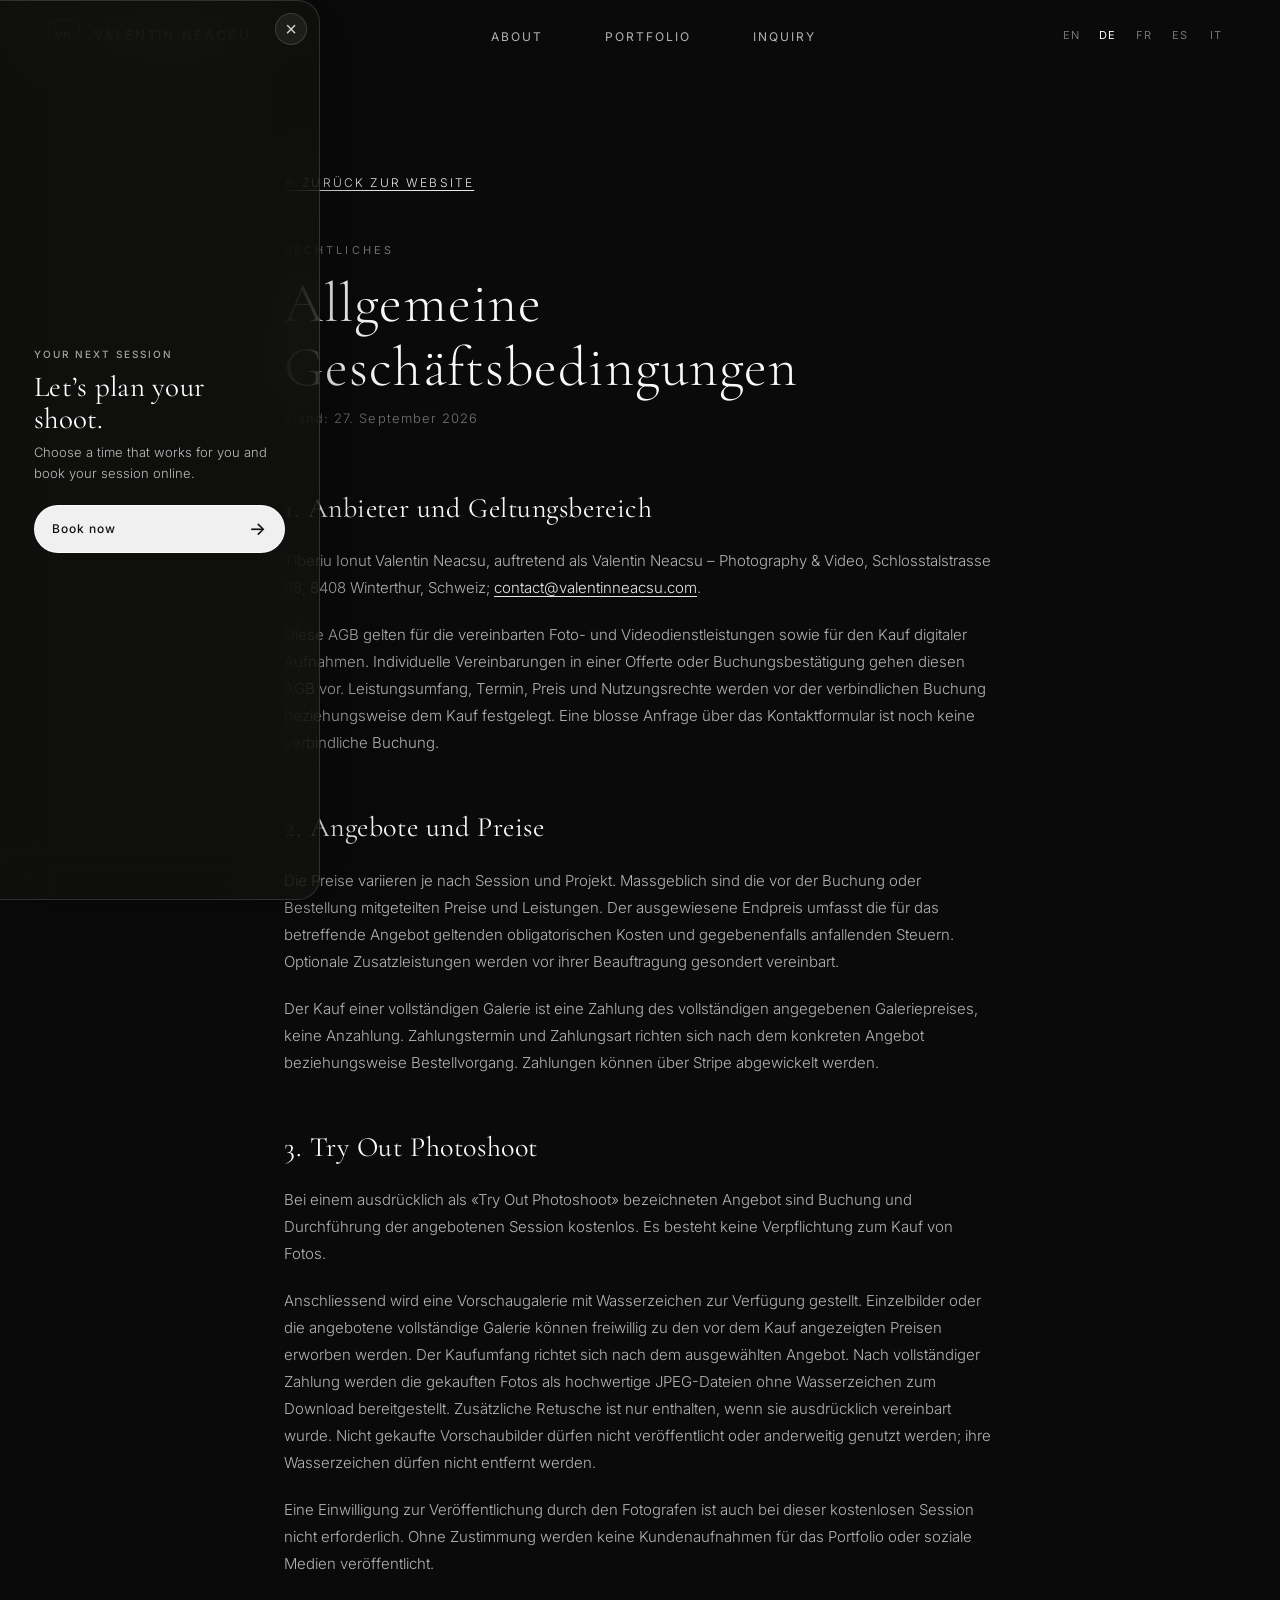
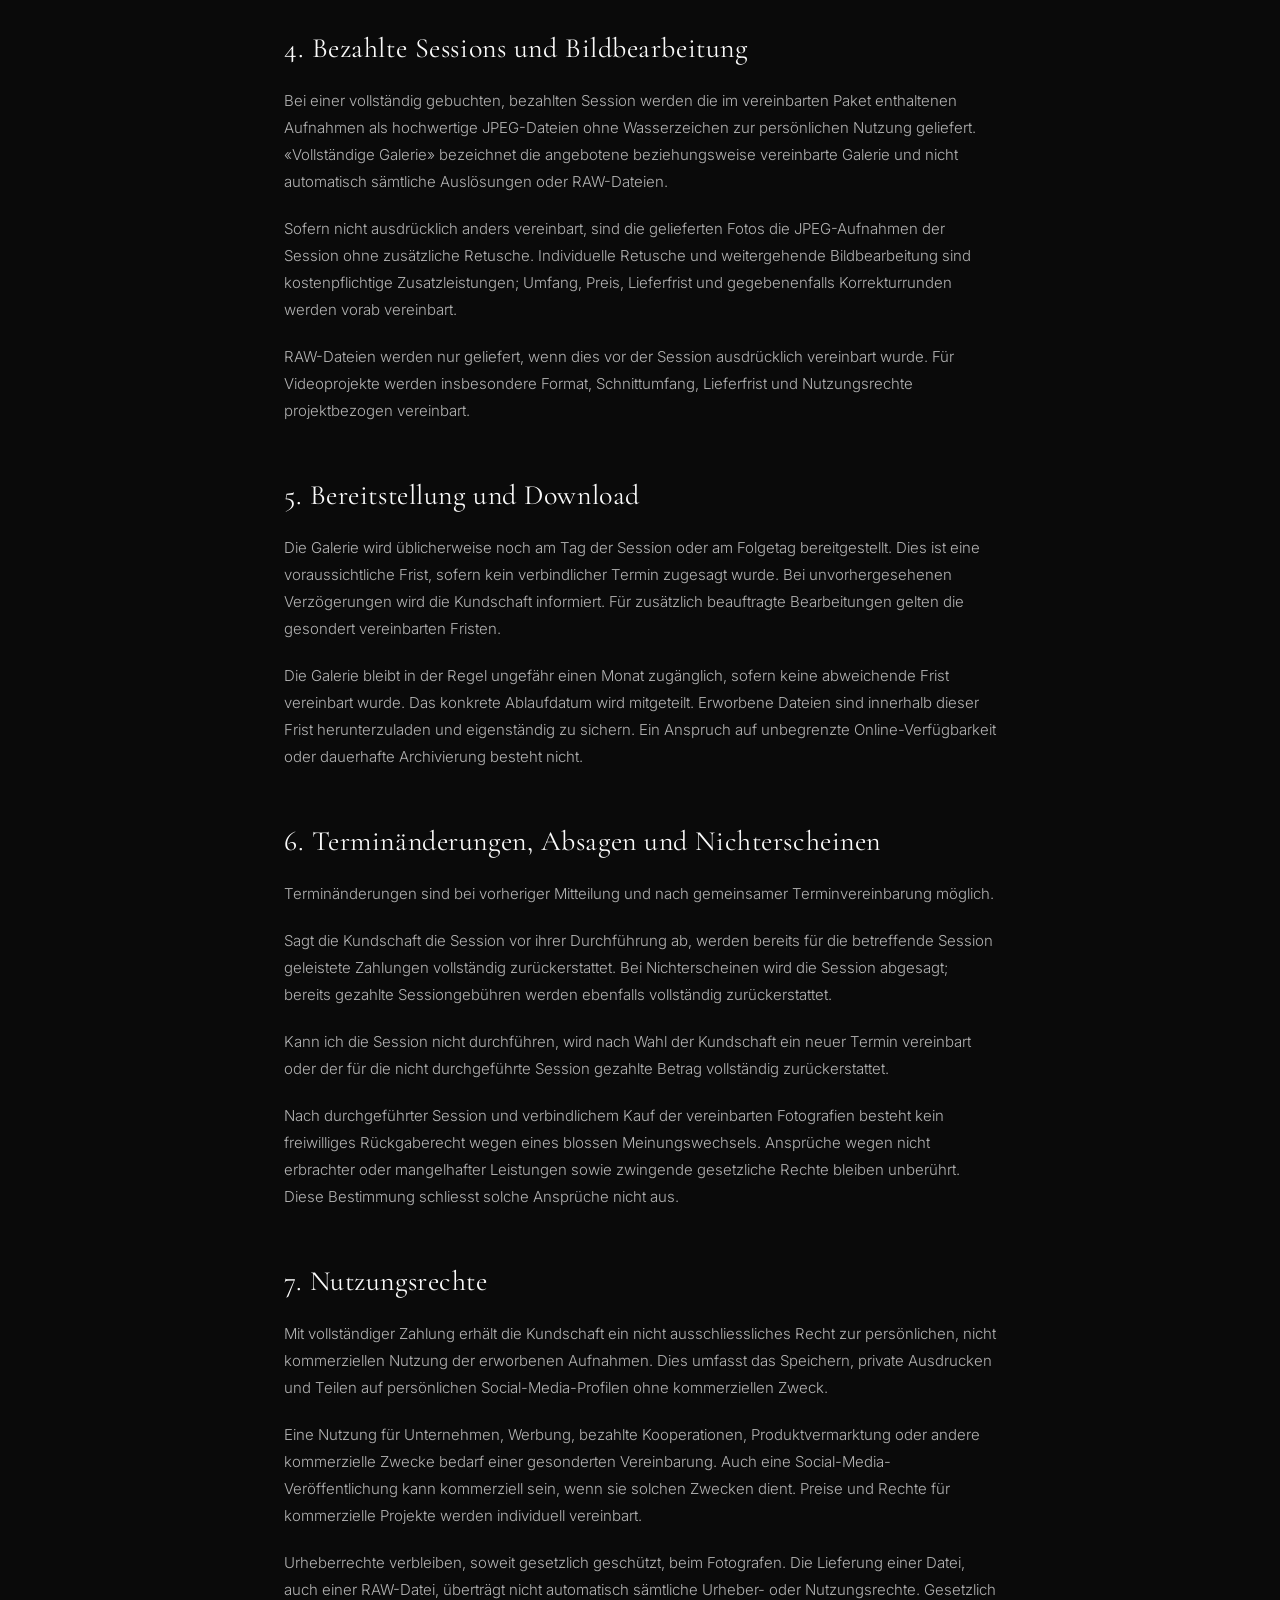
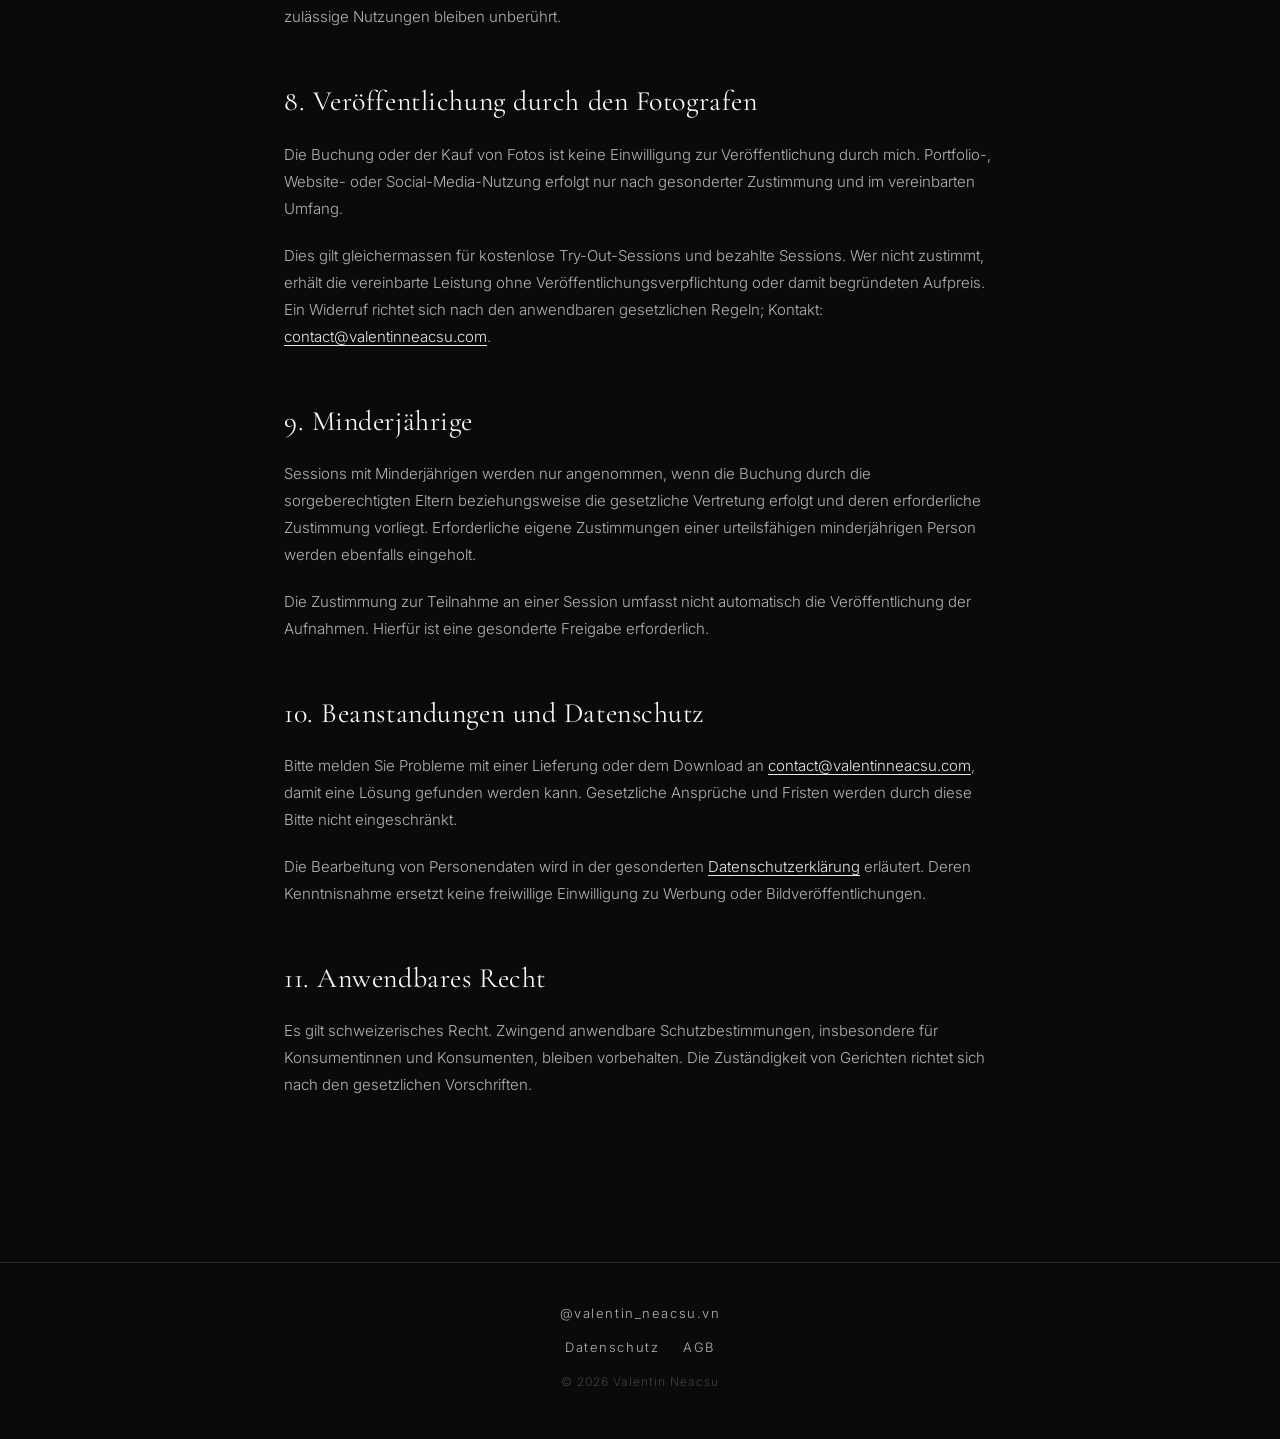
<file: agb/index.html>
<!DOCTYPE html>
<html lang="de" class="no-js">
<head>
  <meta charset="UTF-8">
  <meta name="viewport" content="width=device-width, initial-scale=1.0">
  <meta http-equiv="Cache-Control" content="no-cache, must-revalidate">
  <meta name="theme-color" content="#0a0a0a">
  <title>Allgemeine Geschäftsbedingungen — Valentin Neacsu</title>
  <meta name="description" content="Allgemeine Geschäftsbedingungen von Valentin Neacsu – Photography &amp; Video, Winterthur, Schweiz.">
  <meta name="robots" content="noindex, nofollow">
  <link rel="canonical" href="https://valentinneacsu.com/agb/">
  <link rel="preconnect" href="https://fonts.googleapis.com">
  <link rel="preconnect" href="https://fonts.gstatic.com" crossorigin>
  <link href="https://fonts.googleapis.com/css2?family=Cormorant+Garamond:ital,wght@0,300;0,400;0,500;1,300&family=Inter:wght@300;400;500&display=swap" rel="stylesheet">
  <link rel="stylesheet" href="../style.css?v=20261110-booking">
<style>
    .legal-page {
      padding-top: calc(var(--header-height) + clamp(3rem, 8vw, 6rem));
      padding-bottom: clamp(5rem, 12vw, 9rem);
    }
    .legal-page__inner {
      max-width: min(760px, calc(100% - 3rem));
      margin: 0 auto;
      padding: 0 1.5rem;
    }
    .legal-draft-notice {
      display: block;
      margin-bottom: 3rem;
      padding: 1rem 1.5rem;
      border-left: 4px solid #c8922a;
      background: rgba(200, 146, 42, 0.10);
      font-size: 0.8125rem;
      letter-spacing: 0.06em;
      color: #e8c077;
      line-height: 1.6;
    }
    .legal-eyebrow {
      display: block;
      margin-bottom: 0.75rem;
      font-family: var(--font-body);
      font-size: 0.6875rem;
      font-weight: 400;
      letter-spacing: 0.28em;
      text-transform: uppercase;
      color: var(--color-gray-300);
    }
    .legal-page h1 {
      font-family: var(--font-display);
      font-size: clamp(2.25rem, 5vw, 3.5rem);
      font-weight: 300;
      line-height: 1.15;
      letter-spacing: 0.02em;
      margin-bottom: 0.5rem;
    }
    .legal-page__date {
      display: block;
      font-size: 0.8125rem;
      letter-spacing: 0.08em;
      color: var(--color-gray-300);
      margin-bottom: 3.5rem;
    }
    .legal-page h2 {
      font-family: var(--font-display);
      font-size: clamp(1.25rem, 3vw, 1.75rem);
      font-weight: 400;
      letter-spacing: 0.02em;
      margin-top: 3rem;
      margin-bottom: 1rem;
      color: var(--color-white);
    }
    .legal-page p {
      font-size: 0.9375rem;
      line-height: 1.8;
      color: var(--color-gray-200);
      margin-bottom: 1.25rem;
    }
    .legal-page a {
      color: var(--color-gray-100);
      text-decoration: underline;
      text-underline-offset: 3px;
      transition: color 0.3s var(--ease-out);
    }
    .legal-page a:hover,
    .legal-page a:focus-visible {
      color: var(--color-white);
    }
    .legal-back {
      display: inline-block;
      margin-bottom: 3rem;
      font-size: 0.75rem;
      letter-spacing: 0.18em;
      text-transform: uppercase;
      color: var(--color-gray-300);
      text-decoration: none;
      transition: color 0.3s var(--ease-out);
    }
    .legal-back:hover { color: var(--color-white); }
    .legal-back::before { content: "← "; }
  </style>
</head>
<body>

  <a class="skip-link" id="skip-link" href="#main">Zum Inhalt springen</a>

  <header class="site-header" role="banner">
    <div class="site-header__inner">
      <a class="site-logo" id="logo-link" href="/" aria-label="Valentin Neacsu — Startseite">
        <span class="site-logo__mark" aria-hidden="true">VN</span>
        <span class="site-logo__text">Valentin Neacsu</span>
      </a>
      <nav class="site-nav" id="site-nav" aria-label="Primär">
        <ul class="site-nav__list">
          <li><a class="site-nav__link" href="/#about">About</a></li>
          <li><a class="site-nav__link" href="/#portfolio">Portfolio</a></li>
          <li><a class="site-nav__link" href="/#contact">Inquiry</a></li>
        </ul>
      </nav>
        <div class="lang-switch" role="group" aria-label="Language">
          <button type="button" class="lang-switch__btn" data-lang="en" aria-pressed="false">EN</button>
          <button type="button" class="lang-switch__btn is-active" data-lang="de" aria-pressed="true">DE</button>
          <button type="button" class="lang-switch__btn" data-lang="fr" aria-pressed="false">FR</button>
          <button type="button" class="lang-switch__btn" data-lang="es" aria-pressed="false">ES</button>
          <button type="button" class="lang-switch__btn" data-lang="it" aria-pressed="false">IT</button>
        </div>
    </div>
  </header>

  <main id="main">
    <article class="legal-page">
      <div class="legal-page__inner" id="legal-content">

        <a class="legal-back" href="/">Zurück zur Website</a>

        <span class="legal-eyebrow">Rechtliches</span>
        <h1>Allgemeine Geschäftsbedingungen</h1>
        <span class="legal-page__date">Stand: 27. September 2026</span>

        <h2>1. Anbieter und Geltungsbereich</h2>
        <p>Tiberiu Ionut Valentin Neacsu, auftretend als Valentin Neacsu – Photography &amp; Video, Schlosstalstrasse 98, 8408 Winterthur, Schweiz; <a href="mailto:contact@valentinneacsu.com">contact@valentinneacsu.com</a>.</p>
        <p>Diese AGB gelten für die vereinbarten Foto- und Videodienstleistungen sowie für den Kauf digitaler Aufnahmen. Individuelle Vereinbarungen in einer Offerte oder Buchungsbestätigung gehen diesen AGB vor. Leistungsumfang, Termin, Preis und Nutzungsrechte werden vor der verbindlichen Buchung beziehungsweise dem Kauf festgelegt. Eine blosse Anfrage über das Kontaktformular ist noch keine verbindliche Buchung.</p>
        <h2>2. Angebote und Preise</h2>
        <p>Die Preise variieren je nach Session und Projekt. Massgeblich sind die vor der Buchung oder Bestellung mitgeteilten Preise und Leistungen. Der ausgewiesene Endpreis umfasst die für das betreffende Angebot geltenden obligatorischen Kosten und gegebenenfalls anfallenden Steuern. Optionale Zusatzleistungen werden vor ihrer Beauftragung gesondert vereinbart.</p>
        <p>Der Kauf einer vollständigen Galerie ist eine Zahlung des vollständigen angegebenen Galeriepreises, keine Anzahlung. Zahlungstermin und Zahlungsart richten sich nach dem konkreten Angebot beziehungsweise Bestellvorgang. Zahlungen können über Stripe abgewickelt werden.</p>
        <h2>3. Try Out Photoshoot</h2>
        <p>Bei einem ausdrücklich als «Try Out Photoshoot» bezeichneten Angebot sind Buchung und Durchführung der angebotenen Session kostenlos. Es besteht keine Verpflichtung zum Kauf von Fotos.</p>
        <p>Anschliessend wird eine Vorschaugalerie mit Wasserzeichen zur Verfügung gestellt. Einzelbilder oder die angebotene vollständige Galerie können freiwillig zu den vor dem Kauf angezeigten Preisen erworben werden. Der Kaufumfang richtet sich nach dem ausgewählten Angebot. Nach vollständiger Zahlung werden die gekauften Fotos als hochwertige JPEG-Dateien ohne Wasserzeichen zum Download bereitgestellt. Zusätzliche Retusche ist nur enthalten, wenn sie ausdrücklich vereinbart wurde. Nicht gekaufte Vorschaubilder dürfen nicht veröffentlicht oder anderweitig genutzt werden; ihre Wasserzeichen dürfen nicht entfernt werden.</p>
        <p>Eine Einwilligung zur Veröffentlichung durch den Fotografen ist auch bei dieser kostenlosen Session nicht erforderlich. Ohne Zustimmung werden keine Kundenaufnahmen für das Portfolio oder soziale Medien veröffentlicht.</p>
        <h2>4. Bezahlte Sessions und Bildbearbeitung</h2>
        <p>Bei einer vollständig gebuchten, bezahlten Session werden die im vereinbarten Paket enthaltenen Aufnahmen als hochwertige JPEG-Dateien ohne Wasserzeichen zur persönlichen Nutzung geliefert. «Vollständige Galerie» bezeichnet die angebotene beziehungsweise vereinbarte Galerie und nicht automatisch sämtliche Auslösungen oder RAW-Dateien.</p>
        <p>Sofern nicht ausdrücklich anders vereinbart, sind die gelieferten Fotos die JPEG-Aufnahmen der Session ohne zusätzliche Retusche. Individuelle Retusche und weitergehende Bildbearbeitung sind kostenpflichtige Zusatzleistungen; Umfang, Preis, Lieferfrist und gegebenenfalls Korrekturrunden werden vorab vereinbart.</p>
        <p>RAW-Dateien werden nur geliefert, wenn dies vor der Session ausdrücklich vereinbart wurde. Für Videoprojekte werden insbesondere Format, Schnittumfang, Lieferfrist und Nutzungsrechte projektbezogen vereinbart.</p>
        <h2>5. Bereitstellung und Download</h2>
        <p>Die Galerie wird üblicherweise noch am Tag der Session oder am Folgetag bereitgestellt. Dies ist eine voraussichtliche Frist, sofern kein verbindlicher Termin zugesagt wurde. Bei unvorhergesehenen Verzögerungen wird die Kundschaft informiert. Für zusätzlich beauftragte Bearbeitungen gelten die gesondert vereinbarten Fristen.</p>
        <p>Die Galerie bleibt in der Regel ungefähr einen Monat zugänglich, sofern keine abweichende Frist vereinbart wurde. Das konkrete Ablaufdatum wird mitgeteilt. Erworbene Dateien sind innerhalb dieser Frist herunterzuladen und eigenständig zu sichern. Ein Anspruch auf unbegrenzte Online-Verfügbarkeit oder dauerhafte Archivierung besteht nicht.</p>
        <h2>6. Terminänderungen, Absagen und Nichterscheinen</h2>
        <p>Terminänderungen sind bei vorheriger Mitteilung und nach gemeinsamer Terminvereinbarung möglich.</p>
        <p>Sagt die Kundschaft die Session vor ihrer Durchführung ab, werden bereits für die betreffende Session geleistete Zahlungen vollständig zurückerstattet. Bei Nichterscheinen wird die Session abgesagt; bereits gezahlte Sessiongebühren werden ebenfalls vollständig zurückerstattet.</p>
        <p>Kann ich die Session nicht durchführen, wird nach Wahl der Kundschaft ein neuer Termin vereinbart oder der für die nicht durchgeführte Session gezahlte Betrag vollständig zurückerstattet.</p>
        <p>Nach durchgeführter Session und verbindlichem Kauf der vereinbarten Fotografien besteht kein freiwilliges Rückgaberecht wegen eines blossen Meinungswechsels. Ansprüche wegen nicht erbrachter oder mangelhafter Leistungen sowie zwingende gesetzliche Rechte bleiben unberührt. Diese Bestimmung schliesst solche Ansprüche nicht aus.</p>
        <h2>7. Nutzungsrechte</h2>
        <p>Mit vollständiger Zahlung erhält die Kundschaft ein nicht ausschliessliches Recht zur persönlichen, nicht kommerziellen Nutzung der erworbenen Aufnahmen. Dies umfasst das Speichern, private Ausdrucken und Teilen auf persönlichen Social-Media-Profilen ohne kommerziellen Zweck.</p>
        <p>Eine Nutzung für Unternehmen, Werbung, bezahlte Kooperationen, Produktvermarktung oder andere kommerzielle Zwecke bedarf einer gesonderten Vereinbarung. Auch eine Social-Media-Veröffentlichung kann kommerziell sein, wenn sie solchen Zwecken dient. Preise und Rechte für kommerzielle Projekte werden individuell vereinbart.</p>
        <p>Urheberrechte verbleiben, soweit gesetzlich geschützt, beim Fotografen. Die Lieferung einer Datei, auch einer RAW-Datei, überträgt nicht automatisch sämtliche Urheber- oder Nutzungsrechte. Gesetzlich zulässige Nutzungen bleiben unberührt.</p>
        <h2>8. Veröffentlichung durch den Fotografen</h2>
        <p>Die Buchung oder der Kauf von Fotos ist keine Einwilligung zur Veröffentlichung durch mich. Portfolio-, Website- oder Social-Media-Nutzung erfolgt nur nach gesonderter Zustimmung und im vereinbarten Umfang.</p>
        <p>Dies gilt gleichermassen für kostenlose Try-Out-Sessions und bezahlte Sessions. Wer nicht zustimmt, erhält die vereinbarte Leistung ohne Veröffentlichungsverpflichtung oder damit begründeten Aufpreis. Ein Widerruf richtet sich nach den anwendbaren gesetzlichen Regeln; Kontakt: <a href="mailto:contact@valentinneacsu.com">contact@valentinneacsu.com</a>.</p>
        <h2>9. Minderjährige</h2>
        <p>Sessions mit Minderjährigen werden nur angenommen, wenn die Buchung durch die sorgeberechtigten Eltern beziehungsweise die gesetzliche Vertretung erfolgt und deren erforderliche Zustimmung vorliegt. Erforderliche eigene Zustimmungen einer urteilsfähigen minderjährigen Person werden ebenfalls eingeholt.</p>
        <p>Die Zustimmung zur Teilnahme an einer Session umfasst nicht automatisch die Veröffentlichung der Aufnahmen. Hierfür ist eine gesonderte Freigabe erforderlich.</p>
        <h2>10. Beanstandungen und Datenschutz</h2>
        <p>Bitte melden Sie Probleme mit einer Lieferung oder dem Download an <a href="mailto:contact@valentinneacsu.com">contact@valentinneacsu.com</a>, damit eine Lösung gefunden werden kann. Gesetzliche Ansprüche und Fristen werden durch diese Bitte nicht eingeschränkt.</p>
        <p>Die Bearbeitung von Personendaten wird in der gesonderten <a href="/datenschutz/">Datenschutzerklärung</a> erläutert. Deren Kenntnisnahme ersetzt keine freiwillige Einwilligung zu Werbung oder Bildveröffentlichungen.</p>
        <h2>11. Anwendbares Recht</h2>
        <p>Es gilt schweizerisches Recht. Zwingend anwendbare Schutzbestimmungen, insbesondere für Konsumentinnen und Konsumenten, bleiben vorbehalten. Die Zuständigkeit von Gerichten richtet sich nach den gesetzlichen Vorschriften.</p>

      </div>
    </article>
  </main>

  <footer class="site-footer" role="contentinfo">
    <a class="site-footer__link" href="https://instagram.com/valentin_neacsu.vn" target="_blank" rel="noopener noreferrer">@valentin_neacsu.vn</a>
    <nav id="footer-legal-nav" aria-label="Rechtliche Links" style="display:flex;gap:1.5rem;">
      <a class="site-footer__link" id="footer-datenschutz" href="/datenschutz/">Datenschutz</a>
      <a class="site-footer__link" id="footer-agb" href="/agb/">AGB</a>
    </nav>
    <p class="site-footer__copy">&copy; 2026 Valentin Neacsu</p>
  </footer>

  <script>
    (function () {
      var LANGS = ["de", "en", "fr", "es", "it"];
      var I18N = {"ui": {"de": {"skipLink": "Zum Inhalt springen", "logoLabel": "Valentin Neacsu — Startseite", "navLabel": "Primär", "footerNavLabel": "Rechtliche Links", "footerPrivacy": "Datenschutz", "footerTerms": "AGB", "back": "Zurück zur Website", "eyebrow": "Rechtliches", "date": "Stand: 27. September 2026"}, "en": {"skipLink": "Skip to content", "logoLabel": "Valentin Neacsu — Home", "navLabel": "Primary", "footerNavLabel": "Legal links", "footerPrivacy": "Privacy Policy", "footerTerms": "Terms", "back": "Back to website", "eyebrow": "Legal", "date": "As of: September 27, 2026"}, "fr": {"skipLink": "Aller au contenu", "logoLabel": "Valentin Neacsu — Accueil", "navLabel": "Principale", "footerNavLabel": "Liens légaux", "footerPrivacy": "Confidentialité", "footerTerms": "CGV", "back": "Retour au site", "eyebrow": "Mentions légales", "date": "En vigueur : 27 septembre 2026"}, "es": {"skipLink": "Ir al contenido", "logoLabel": "Valentin Neacsu — Inicio", "navLabel": "Principal", "footerNavLabel": "Enlaces legales", "footerPrivacy": "Privacidad", "footerTerms": "Condiciones", "back": "Volver al sitio", "eyebrow": "Legal", "date": "Vigente: 27 de septiembre de 2026"}, "it": {"skipLink": "Vai al contenuto", "logoLabel": "Valentin Neacsu — Home", "navLabel": "Principale", "footerNavLabel": "Link legali", "footerPrivacy": "Privacy", "footerTerms": "Condizioni", "back": "Torna al sito", "eyebrow": "Legale", "date": "Aggiornato: 27 settembre 2026"}}, "title": {"de": "Allgemeine Geschäftsbedingungen — Valentin Neacsu", "en": "Terms and Conditions — Valentin Neacsu", "fr": "Conditions générales de vente — Valentin Neacsu", "es": "Términos y condiciones — Valentin Neacsu", "it": "Termini e condizioni — Valentin Neacsu"}, "inner": {"de": "<a class=\"legal-back\" href=\"/\">Zurück zur Website</a>\n\n        <span class=\"legal-eyebrow\">Rechtliches</span>\n        <h1>Allgemeine Geschäftsbedingungen</h1>\n        <span class=\"legal-page__date\">Stand: 27. September 2026</span>\n\n        <h2>1. Anbieter und Geltungsbereich</h2>\n        <p>Tiberiu Ionut Valentin Neacsu, auftretend als Valentin Neacsu – Photography &amp; Video, Schlosstalstrasse 98, 8408 Winterthur, Schweiz; <a href=\"mailto:contact@valentinneacsu.com\">contact@valentinneacsu.com</a>.</p>\n        <p>Diese AGB gelten für die vereinbarten Foto- und Videodienstleistungen sowie für den Kauf digitaler Aufnahmen. Individuelle Vereinbarungen in einer Offerte oder Buchungsbestätigung gehen diesen AGB vor. Leistungsumfang, Termin, Preis und Nutzungsrechte werden vor der verbindlichen Buchung beziehungsweise dem Kauf festgelegt. Eine blosse Anfrage über das Kontaktformular ist noch keine verbindliche Buchung.</p>\n        <h2>2. Angebote und Preise</h2>\n        <p>Die Preise variieren je nach Session und Projekt. Massgeblich sind die vor der Buchung oder Bestellung mitgeteilten Preise und Leistungen. Der ausgewiesene Endpreis umfasst die für das betreffende Angebot geltenden obligatorischen Kosten und gegebenenfalls anfallenden Steuern. Optionale Zusatzleistungen werden vor ihrer Beauftragung gesondert vereinbart.</p>\n        <p>Der Kauf einer vollständigen Galerie ist eine Zahlung des vollständigen angegebenen Galeriepreises, keine Anzahlung. Zahlungstermin und Zahlungsart richten sich nach dem konkreten Angebot beziehungsweise Bestellvorgang. Zahlungen können über Stripe abgewickelt werden.</p>\n        <h2>3. Try Out Photoshoot</h2>\n        <p>Bei einem ausdrücklich als «Try Out Photoshoot» bezeichneten Angebot sind Buchung und Durchführung der angebotenen Session kostenlos. Es besteht keine Verpflichtung zum Kauf von Fotos.</p>\n        <p>Anschliessend wird eine Vorschaugalerie mit Wasserzeichen zur Verfügung gestellt. Einzelbilder oder die angebotene vollständige Galerie können freiwillig zu den vor dem Kauf angezeigten Preisen erworben werden. Der Kaufumfang richtet sich nach dem ausgewählten Angebot. Nach vollständiger Zahlung werden die gekauften Fotos als hochwertige JPEG-Dateien ohne Wasserzeichen zum Download bereitgestellt. Zusätzliche Retusche ist nur enthalten, wenn sie ausdrücklich vereinbart wurde. Nicht gekaufte Vorschaubilder dürfen nicht veröffentlicht oder anderweitig genutzt werden; ihre Wasserzeichen dürfen nicht entfernt werden.</p>\n        <p>Eine Einwilligung zur Veröffentlichung durch den Fotografen ist auch bei dieser kostenlosen Session nicht erforderlich. Ohne Zustimmung werden keine Kundenaufnahmen für das Portfolio oder soziale Medien veröffentlicht.</p>\n        <h2>4. Bezahlte Sessions und Bildbearbeitung</h2>\n        <p>Bei einer vollständig gebuchten, bezahlten Session werden die im vereinbarten Paket enthaltenen Aufnahmen als hochwertige JPEG-Dateien ohne Wasserzeichen zur persönlichen Nutzung geliefert. «Vollständige Galerie» bezeichnet die angebotene beziehungsweise vereinbarte Galerie und nicht automatisch sämtliche Auslösungen oder RAW-Dateien.</p>\n        <p>Sofern nicht ausdrücklich anders vereinbart, sind die gelieferten Fotos die JPEG-Aufnahmen der Session ohne zusätzliche Retusche. Individuelle Retusche und weitergehende Bildbearbeitung sind kostenpflichtige Zusatzleistungen; Umfang, Preis, Lieferfrist und gegebenenfalls Korrekturrunden werden vorab vereinbart.</p>\n        <p>RAW-Dateien werden nur geliefert, wenn dies vor der Session ausdrücklich vereinbart wurde. Für Videoprojekte werden insbesondere Format, Schnittumfang, Lieferfrist und Nutzungsrechte projektbezogen vereinbart.</p>\n        <h2>5. Bereitstellung und Download</h2>\n        <p>Die Galerie wird üblicherweise noch am Tag der Session oder am Folgetag bereitgestellt. Dies ist eine voraussichtliche Frist, sofern kein verbindlicher Termin zugesagt wurde. Bei unvorhergesehenen Verzögerungen wird die Kundschaft informiert. Für zusätzlich beauftragte Bearbeitungen gelten die gesondert vereinbarten Fristen.</p>\n        <p>Die Galerie bleibt in der Regel ungefähr einen Monat zugänglich, sofern keine abweichende Frist vereinbart wurde. Das konkrete Ablaufdatum wird mitgeteilt. Erworbene Dateien sind innerhalb dieser Frist herunterzuladen und eigenständig zu sichern. Ein Anspruch auf unbegrenzte Online-Verfügbarkeit oder dauerhafte Archivierung besteht nicht.</p>\n        <h2>6. Terminänderungen, Absagen und Nichterscheinen</h2>\n        <p>Terminänderungen sind bei vorheriger Mitteilung und nach gemeinsamer Terminvereinbarung möglich.</p>\n        <p>Sagt die Kundschaft die Session vor ihrer Durchführung ab, werden bereits für die betreffende Session geleistete Zahlungen vollständig zurückerstattet. Bei Nichterscheinen wird die Session abgesagt; bereits gezahlte Sessiongebühren werden ebenfalls vollständig zurückerstattet.</p>\n        <p>Kann ich die Session nicht durchführen, wird nach Wahl der Kundschaft ein neuer Termin vereinbart oder der für die nicht durchgeführte Session gezahlte Betrag vollständig zurückerstattet.</p>\n        <p>Nach durchgeführter Session und verbindlichem Kauf der vereinbarten Fotografien besteht kein freiwilliges Rückgaberecht wegen eines blossen Meinungswechsels. Ansprüche wegen nicht erbrachter oder mangelhafter Leistungen sowie zwingende gesetzliche Rechte bleiben unberührt. Diese Bestimmung schliesst solche Ansprüche nicht aus.</p>\n        <h2>7. Nutzungsrechte</h2>\n        <p>Mit vollständiger Zahlung erhält die Kundschaft ein nicht ausschliessliches Recht zur persönlichen, nicht kommerziellen Nutzung der erworbenen Aufnahmen. Dies umfasst das Speichern, private Ausdrucken und Teilen auf persönlichen Social-Media-Profilen ohne kommerziellen Zweck.</p>\n        <p>Eine Nutzung für Unternehmen, Werbung, bezahlte Kooperationen, Produktvermarktung oder andere kommerzielle Zwecke bedarf einer gesonderten Vereinbarung. Auch eine Social-Media-Veröffentlichung kann kommerziell sein, wenn sie solchen Zwecken dient. Preise und Rechte für kommerzielle Projekte werden individuell vereinbart.</p>\n        <p>Urheberrechte verbleiben, soweit gesetzlich geschützt, beim Fotografen. Die Lieferung einer Datei, auch einer RAW-Datei, überträgt nicht automatisch sämtliche Urheber- oder Nutzungsrechte. Gesetzlich zulässige Nutzungen bleiben unberührt.</p>\n        <h2>8. Veröffentlichung durch den Fotografen</h2>\n        <p>Die Buchung oder der Kauf von Fotos ist keine Einwilligung zur Veröffentlichung durch mich. Portfolio-, Website- oder Social-Media-Nutzung erfolgt nur nach gesonderter Zustimmung und im vereinbarten Umfang.</p>\n        <p>Dies gilt gleichermassen für kostenlose Try-Out-Sessions und bezahlte Sessions. Wer nicht zustimmt, erhält die vereinbarte Leistung ohne Veröffentlichungsverpflichtung oder damit begründeten Aufpreis. Ein Widerruf richtet sich nach den anwendbaren gesetzlichen Regeln; Kontakt: <a href=\"mailto:contact@valentinneacsu.com\">contact@valentinneacsu.com</a>.</p>\n        <h2>9. Minderjährige</h2>\n        <p>Sessions mit Minderjährigen werden nur angenommen, wenn die Buchung durch die sorgeberechtigten Eltern beziehungsweise die gesetzliche Vertretung erfolgt und deren erforderliche Zustimmung vorliegt. Erforderliche eigene Zustimmungen einer urteilsfähigen minderjährigen Person werden ebenfalls eingeholt.</p>\n        <p>Die Zustimmung zur Teilnahme an einer Session umfasst nicht automatisch die Veröffentlichung der Aufnahmen. Hierfür ist eine gesonderte Freigabe erforderlich.</p>\n        <h2>10. Beanstandungen und Datenschutz</h2>\n        <p>Bitte melden Sie Probleme mit einer Lieferung oder dem Download an <a href=\"mailto:contact@valentinneacsu.com\">contact@valentinneacsu.com</a>, damit eine Lösung gefunden werden kann. Gesetzliche Ansprüche und Fristen werden durch diese Bitte nicht eingeschränkt.</p>\n        <p>Die Bearbeitung von Personendaten wird in der gesonderten <a href=\"/datenschutz/\">Datenschutzerklärung</a> erläutert. Deren Kenntnisnahme ersetzt keine freiwillige Einwilligung zu Werbung oder Bildveröffentlichungen.</p>\n        <h2>11. Anwendbares Recht</h2>\n        <p>Es gilt schweizerisches Recht. Zwingend anwendbare Schutzbestimmungen, insbesondere für Konsumentinnen und Konsumenten, bleiben vorbehalten. Die Zuständigkeit von Gerichten richtet sich nach den gesetzlichen Vorschriften.</p>", "en": "<a class=\"legal-back\" href=\"/\">Back to website</a>\n\n        <span class=\"legal-eyebrow\">Legal</span>\n        <h1>Terms and Conditions</h1>\n        <span class=\"legal-page__date\">As of: September 27, 2026</span>\n\n        <h2>1. Provider and scope</h2>\n        <p>Tiberiu Ionut Valentin Neacsu, trading as Valentin Neacsu – Photography &amp; Video, Schlosstalstrasse 98, 8408 Winterthur, Switzerland; <a href=\"mailto:contact@valentinneacsu.com\">contact@valentinneacsu.com</a>.</p>\n        <p>These terms and conditions apply to the agreed photo and video services as well as to the purchase of digital images. Individual agreements in an offer or booking confirmation take precedence over these terms and conditions. Scope of services, appointment, price and usage rights are determined before the binding booking or purchase. A mere enquiry via the contact form does not yet constitute a binding booking.</p>\n        <h2>2. Offers and prices</h2>\n        <p>Prices vary depending on the session and project. Decisive are the prices and services communicated before the booking or order. The final price stated includes the mandatory costs applicable to the respective offer and any taxes that may apply. Optional additional services are agreed separately before they are commissioned.</p>\n        <p>The purchase of a full gallery is a payment of the full stated gallery price, not a deposit. Payment date and payment method depend on the specific offer or ordering process. Payments can be processed via Stripe.</p>\n        <h2>3. Try Out Photoshoot</h2>\n        <p>For an offer expressly designated as a «Try Out Photoshoot», booking and carrying out the offered session are free of charge. There is no obligation to purchase photos.</p>\n        <p>Subsequently, a preview gallery with watermarks is made available. Individual images or the offered full gallery can be purchased voluntarily at the prices displayed before purchase. The scope of the purchase depends on the selected offer. After full payment, the purchased photos are made available for download as high-quality JPEG files without watermarks. Additional retouching is only included if it has been expressly agreed. Preview images that have not been purchased may not be published or otherwise used; their watermarks may not be removed.</p>\n        <p>Consent to publication by the photographer is not required even for this free session. Without consent, no client images are published for the portfolio or social media.</p>\n        <h2>4. Paid sessions and image editing</h2>\n        <p>For a fully booked, paid session, the images included in the agreed package are delivered as high-quality JPEG files without watermarks for personal use. «Full gallery» refers to the offered or agreed gallery and not automatically to all shots taken or RAW files.</p>\n        <p>Unless expressly agreed otherwise, the delivered photos are the JPEG images of the session without additional retouching. Individual retouching and further image editing are chargeable additional services; scope, price, delivery time and, where applicable, correction rounds are agreed in advance.</p>\n        <p>RAW files are only delivered if this has been expressly agreed before the session. For video projects, in particular the format, editing scope, delivery time and usage rights are agreed on a project-specific basis.</p>\n        <h2>5. Provision and download</h2>\n        <p>The gallery is usually made available on the day of the session or the following day. This is an anticipated deadline, unless a binding date has been promised. In the event of unforeseen delays, the client is informed. For additionally commissioned editing, the separately agreed deadlines apply.</p>\n        <p>The gallery generally remains accessible for approximately one month, unless a different period has been agreed. The specific expiry date is communicated. Purchased files are to be downloaded within this period and backed up independently. There is no entitlement to unlimited online availability or permanent archiving.</p>\n        <h2>6. Rescheduling, cancellations and no-shows</h2>\n        <p>Rescheduling is possible upon prior notice and after a jointly arranged appointment.</p>\n        <p>If the client cancels the session before it is carried out, payments already made for the session concerned are refunded in full. In the event of a no-show, the session is cancelled; session fees already paid are likewise refunded in full.</p>\n        <p>If I am unable to carry out the session, at the client's choice a new appointment is arranged or the amount paid for the session not carried out is refunded in full.</p>\n        <p>After the session has been carried out and the agreed photographs have been bindingly purchased, there is no voluntary right of return due to a mere change of mind. Claims for services not rendered or defective, as well as mandatory statutory rights, remain unaffected. This provision does not exclude such claims.</p>\n        <h2>7. Usage rights</h2>\n        <p>Upon full payment, the client receives a non-exclusive right to personal, non-commercial use of the purchased images. This includes saving, private printing and sharing on personal social media profiles without commercial purpose.</p>\n        <p>Use for companies, advertising, paid collaborations, product marketing or other commercial purposes requires a separate agreement. Social media publication can also be commercial if it serves such purposes. Prices and rights for commercial projects are agreed individually.</p>\n        <p>Copyrights remain with the photographer insofar as they are legally protected. The delivery of a file, including a RAW file, does not automatically transfer all copyright or usage rights. Legally permitted uses remain unaffected.</p>\n        <h2>8. Publication by the photographer</h2>\n        <p>The booking or purchase of photos is not consent to publication by me. Portfolio, website or social media use only takes place after separate consent and to the agreed extent.</p>\n        <p>This applies equally to free try-out sessions and paid sessions. Anyone who does not consent receives the agreed service without any publication obligation or surcharge based on it. A withdrawal is governed by the applicable statutory rules; contact: <a href=\"mailto:contact@valentinneacsu.com\">contact@valentinneacsu.com</a>.</p>\n        <h2>9. Minors</h2>\n        <p>Sessions with minors are only accepted if the booking is made by the parents with custody or the legal representation and their required consent is available. Any required own consent of a minor capable of judgement is also obtained.</p>\n        <p>Consent to participate in a session does not automatically include the publication of the images. A separate release is required for this.</p>\n        <h2>10. Complaints and data protection</h2>\n        <p>Please report problems with a delivery or the download to <a href=\"mailto:contact@valentinneacsu.com\">contact@valentinneacsu.com</a> so that a solution can be found. Statutory claims and deadlines are not restricted by this request.</p>\n        <p>The processing of personal data is explained in the separate <a href=\"/datenschutz/\">Privacy Policy</a>. Taking note of it does not replace voluntary consent to advertising or image publications.</p>\n        <h2>11. Applicable law</h2>\n        <p>Swiss law applies. Mandatory protective provisions, in particular for consumers, are reserved. The jurisdiction of courts is governed by the statutory provisions.</p>", "fr": "<a class=\"legal-back\" href=\"/\">Retour au site</a>\n\n        <span class=\"legal-eyebrow\">Mentions légales</span>\n        <h1>Conditions générales de vente</h1>\n        <span class=\"legal-page__date\">En vigueur : 27 septembre 2026</span>\n\n        <h2>1. Prestataire et champ d'application</h2>\n        <p>Tiberiu Ionut Valentin Neacsu, exerçant sous le nom de Valentin Neacsu – Photography &amp; Video, Schlosstalstrasse 98, 8408 Winterthur, Suisse ; <a href=\"mailto:contact@valentinneacsu.com\">contact@valentinneacsu.com</a>.</p>\n        <p>Les présentes conditions générales s'appliquent aux prestations de photographie et de vidéo convenues ainsi qu'à l'achat de prises de vue numériques. Les accords individuels figurant dans une offre ou une confirmation de réservation priment sur les présentes conditions générales. L'étendue des prestations, la date, le prix et les droits d'utilisation sont fixés avant la réservation ferme ou l'achat. Une simple demande via le formulaire de contact ne constitue pas encore une réservation ferme.</p>\n        <h2>2. Offres et prix</h2>\n        <p>Les prix varient selon la séance et le projet. Sont déterminants les prix et prestations communiqués avant la réservation ou la commande. Le prix final indiqué comprend les coûts obligatoires applicables à l'offre concernée et, le cas échéant, les taxes exigibles. Les prestations supplémentaires facultatives sont convenues séparément avant d'être commandées.</p>\n        <p>L'achat d'une galerie complète constitue un paiement du prix intégral indiqué de la galerie, et non un acompte. La date et le mode de paiement dépendent de l'offre concrète ou du processus de commande. Les paiements peuvent être traités via Stripe.</p>\n        <h2>3. Try Out Photoshoot</h2>\n        <p>Pour une offre expressément désignée comme « Try Out Photoshoot », la réservation et la réalisation de la séance proposée sont gratuites. Il n'existe aucune obligation d'acheter des photos.</p>\n        <p>Ensuite, une galerie d'aperçu avec filigrane est mise à disposition. Des images individuelles ou la galerie complète proposée peuvent être achetées volontairement aux prix affichés avant l'achat. L'étendue de l'achat dépend de l'offre sélectionnée. Après paiement intégral, les photos achetées sont mises à disposition pour téléchargement sous forme de fichiers JPEG de haute qualité sans filigrane. Une retouche supplémentaire n'est incluse que si elle a été expressément convenue. Les images d'aperçu non achetées ne peuvent pas être publiées ni utilisées d'une autre manière ; leurs filigranes ne peuvent pas être supprimés.</p>\n        <p>Un consentement à la publication par le photographe n'est pas non plus requis pour cette séance gratuite. Sans accord, aucune prise de vue de client n'est publiée dans le portfolio ou sur les réseaux sociaux.</p>\n        <h2>4. Séances payantes et traitement des images</h2>\n        <p>Pour une séance payante entièrement réservée, les prises de vue comprises dans le forfait convenu sont livrées sous forme de fichiers JPEG de haute qualité sans filigrane pour un usage personnel. « Galerie complète » désigne la galerie proposée ou convenue et non automatiquement l'ensemble des déclenchements ou les fichiers RAW.</p>\n        <p>Sauf accord exprès contraire, les photos livrées sont les prises JPEG de la séance sans retouche supplémentaire. La retouche individuelle et le traitement d'image plus poussé sont des prestations supplémentaires payantes ; l'étendue, le prix, le délai de livraison et, le cas échéant, les cycles de correction sont convenus au préalable.</p>\n        <p>Les fichiers RAW ne sont livrés que si cela a été expressément convenu avant la séance. Pour les projets vidéo, le format, l'étendue du montage, le délai de livraison et les droits d'utilisation sont notamment convenus en fonction du projet.</p>\n        <h2>5. Mise à disposition et téléchargement</h2>\n        <p>La galerie est généralement mise à disposition le jour même de la séance ou le lendemain. Il s'agit d'un délai prévisionnel, sauf si une date ferme a été promise. En cas de retards imprévus, la clientèle est informée. Pour les traitements commandés en supplément, les délais convenus séparément s'appliquent.</p>\n        <p>La galerie reste en règle générale accessible pendant environ un mois, sauf si un délai différent a été convenu. La date d'expiration concrète est communiquée. Les fichiers acquis doivent être téléchargés dans ce délai et sauvegardés de manière autonome. Il n'existe aucun droit à une disponibilité en ligne illimitée ou à un archivage permanent.</p>\n        <h2>6. Modifications de rendez-vous, annulations et absences</h2>\n        <p>Les modifications de rendez-vous sont possibles sur communication préalable et après convention commune d'un rendez-vous.</p>\n        <p>Si la clientèle annule la séance avant sa réalisation, les paiements déjà effectués pour la séance concernée sont intégralement remboursés. En cas d'absence, la séance est annulée ; les frais de séance déjà payés sont également intégralement remboursés.</p>\n        <p>Si je ne peux pas réaliser la séance, au choix de la clientèle un nouveau rendez-vous est convenu ou le montant payé pour la séance non réalisée est intégralement remboursé.</p>\n        <p>Après la réalisation de la séance et l'achat ferme des photographies convenues, il n'existe aucun droit de retour volontaire en raison d'un simple changement d'avis. Les prétentions pour prestations non fournies ou défectueuses ainsi que les droits légaux impératifs demeurent réservés. La présente disposition n'exclut pas de telles prétentions.</p>\n        <h2>7. Droits d'utilisation</h2>\n        <p>Avec le paiement intégral, la clientèle obtient un droit non exclusif d'utilisation personnelle et non commerciale des prises de vue acquises. Cela comprend l'enregistrement, l'impression privée et le partage sur des profils personnels de réseaux sociaux sans finalité commerciale.</p>\n        <p>Une utilisation à des fins d'entreprise, de publicité, de collaborations rémunérées, de commercialisation de produits ou à d'autres fins commerciales nécessite un accord distinct. Une publication sur les réseaux sociaux peut également être commerciale si elle sert de tels objectifs. Les prix et droits pour les projets commerciaux sont convenus individuellement.</p>\n        <p>Les droits d'auteur restent, dans la mesure où ils sont légalement protégés, au photographe. La livraison d'un fichier, y compris d'un fichier RAW, ne transfère pas automatiquement l'ensemble des droits d'auteur ou d'utilisation. Les utilisations légalement admises demeurent réservées.</p>\n        <h2>8. Publication par le photographe</h2>\n        <p>La réservation ou l'achat de photos ne constitue pas un consentement à la publication par mes soins. L'utilisation dans le portfolio, sur le site web ou sur les réseaux sociaux n'a lieu qu'après un accord distinct et dans l'étendue convenue.</p>\n        <p>Cela vaut de la même manière pour les séances Try-Out gratuites et les séances payantes. Quiconque ne consent pas reçoit la prestation convenue sans obligation de publication ni supplément de prix fondé sur celle-ci. Une révocation est régie par les règles légales applicables ; contact : <a href=\"mailto:contact@valentinneacsu.com\">contact@valentinneacsu.com</a>.</p>\n        <h2>9. Mineurs</h2>\n        <p>Les séances avec des mineurs ne sont acceptées que si la réservation est effectuée par les parents détenteurs de l'autorité parentale ou par la représentation légale et que leur consentement requis est disponible. Les consentements propres requis d'une personne mineure capable de discernement sont également recueillis.</p>\n        <p>Le consentement à la participation à une séance n'inclut pas automatiquement la publication des prises de vue. Une autorisation distincte est nécessaire à cet effet.</p>\n        <h2>10. Réclamations et protection des données</h2>\n        <p>Veuillez signaler les problèmes relatifs à une livraison ou au téléchargement à <a href=\"mailto:contact@valentinneacsu.com\">contact@valentinneacsu.com</a> afin qu'une solution puisse être trouvée. Les prétentions et délais légaux ne sont pas restreints par cette demande.</p>\n        <p>Le traitement des données personnelles est expliqué dans la <a href=\"/datenschutz/\">Politique de confidentialité</a> distincte. En prendre connaissance ne remplace pas un consentement volontaire à la publicité ou aux publications d'images.</p>\n        <h2>11. Droit applicable</h2>\n        <p>Le droit suisse s'applique. Les dispositions de protection impératives, en particulier pour les consommatrices et consommateurs, demeurent réservées. La compétence des tribunaux est régie par les prescriptions légales.</p>", "es": "<a class=\"legal-back\" href=\"/\">Volver al sitio</a>\n\n        <span class=\"legal-eyebrow\">Legal</span>\n        <h1>Términos y condiciones</h1>\n        <span class=\"legal-page__date\">Vigente: 27 de septiembre de 2026</span>\n\n        <h2>1. Prestador y ámbito de aplicación</h2>\n        <p>Tiberiu Ionut Valentin Neacsu, actuando como Valentin Neacsu – Photography &amp; Video, Schlosstalstrasse 98, 8408 Winterthur, Suiza; <a href=\"mailto:contact@valentinneacsu.com\">contact@valentinneacsu.com</a>.</p>\n        <p>Estas condiciones generales se aplican a los servicios de fotografía y vídeo acordados, así como a la compra de tomas digitales. Los acuerdos individuales recogidos en una oferta o confirmación de reserva prevalecen sobre estas condiciones generales. El alcance de las prestaciones, la fecha, el precio y los derechos de uso se determinan antes de la reserva vinculante o la compra. Una mera consulta a través del formulario de contacto no constituye todavía una reserva vinculante.</p>\n        <h2>2. Ofertas y precios</h2>\n        <p>Los precios varían según la sesión y el proyecto. Son determinantes los precios y prestaciones comunicados antes de la reserva o el pedido. El precio final indicado comprende los costes obligatorios aplicables a la oferta correspondiente y, en su caso, los impuestos que procedan. Las prestaciones adicionales opcionales se acuerdan por separado antes de su encargo.</p>\n        <p>La compra de una galería completa es un pago del precio íntegro indicado de la galería, no un anticipo. La fecha y la forma de pago dependen de la oferta concreta o del proceso de pedido. Los pagos pueden tramitarse a través de Stripe.</p>\n        <h2>3. Try Out Photoshoot</h2>\n        <p>En una oferta expresamente denominada «Try Out Photoshoot», la reserva y la realización de la sesión ofrecida son gratuitas. No existe obligación de comprar fotos.</p>\n        <p>A continuación se pone a disposición una galería de vista previa con marca de agua. Se pueden adquirir voluntariamente imágenes individuales o la galería completa ofrecida a los precios mostrados antes de la compra. El alcance de la compra depende de la oferta seleccionada. Tras el pago íntegro, las fotos compradas se ponen a disposición para su descarga como archivos JPEG de alta calidad sin marca de agua. Un retoque adicional solo se incluye si se ha acordado expresamente. Las imágenes de vista previa no compradas no pueden publicarse ni utilizarse de otro modo; sus marcas de agua no pueden eliminarse.</p>\n        <p>Un consentimiento para la publicación por parte del fotógrafo tampoco es necesario en esta sesión gratuita. Sin consentimiento no se publican tomas de clientes para el portfolio o las redes sociales.</p>\n        <h2>4. Sesiones pagadas y edición de imágenes</h2>\n        <p>En una sesión pagada íntegramente reservada, las tomas incluidas en el paquete acordado se entregan como archivos JPEG de alta calidad sin marca de agua para uso personal. «Galería completa» designa la galería ofrecida o acordada y no automáticamente la totalidad de los disparos o los archivos RAW.</p>\n        <p>Salvo que se acuerde expresamente otra cosa, las fotos entregadas son las tomas JPEG de la sesión sin retoque adicional. El retoque individual y la edición de imagen más amplia son prestaciones adicionales de pago; el alcance, el precio, el plazo de entrega y, en su caso, las rondas de corrección se acuerdan previamente.</p>\n        <p>Los archivos RAW solo se entregan si se ha acordado expresamente antes de la sesión. Para los proyectos de vídeo se acuerdan, en particular, el formato, el alcance del montaje, el plazo de entrega y los derechos de uso en función del proyecto.</p>\n        <h2>5. Puesta a disposición y descarga</h2>\n        <p>La galería se pone a disposición habitualmente el mismo día de la sesión o al día siguiente. Se trata de un plazo previsto, salvo que se haya prometido una fecha vinculante. En caso de retrasos imprevistos, se informa a la clientela. Para las ediciones encargadas adicionalmente se aplican los plazos acordados por separado.</p>\n        <p>La galería permanece por regla general accesible aproximadamente un mes, salvo que se haya acordado un plazo distinto. La fecha de vencimiento concreta se comunica. Los archivos adquiridos deben descargarse dentro de ese plazo y guardarse de forma autónoma. No existe derecho a una disponibilidad en línea ilimitada ni a un archivo permanente.</p>\n        <h2>6. Cambios de cita, cancelaciones e incomparecencias</h2>\n        <p>Los cambios de cita son posibles con comunicación previa y tras un acuerdo común de la cita.</p>\n        <p>Si la clientela cancela la sesión antes de su realización, los pagos ya efectuados por la sesión correspondiente se reembolsan íntegramente. En caso de incomparecencia, la sesión se cancela; las tarifas de sesión ya pagadas también se reembolsan íntegramente.</p>\n        <p>Si no puedo realizar la sesión, a elección de la clientela se acuerda una nueva cita o se reembolsa íntegramente el importe pagado por la sesión no realizada.</p>\n        <p>Tras la realización de la sesión y la compra vinculante de las fotografías acordadas, no existe un derecho de devolución voluntario por un mero cambio de opinión. Las pretensiones por prestaciones no realizadas o defectuosas, así como los derechos legales imperativos, permanecen inalteradas. Esta disposición no excluye tales pretensiones.</p>\n        <h2>7. Derechos de uso</h2>\n        <p>Con el pago íntegro, la clientela obtiene un derecho no exclusivo de uso personal y no comercial de las tomas adquiridas. Esto incluye el almacenamiento, la impresión privada y el compartir en perfiles personales de redes sociales sin finalidad comercial.</p>\n        <p>Un uso para empresas, publicidad, colaboraciones remuneradas, comercialización de productos u otros fines comerciales requiere un acuerdo aparte. También una publicación en redes sociales puede ser comercial si sirve a tales fines. Los precios y derechos para proyectos comerciales se acuerdan individualmente.</p>\n        <p>Los derechos de autor permanecen, en la medida en que estén legalmente protegidos, en manos del fotógrafo. La entrega de un archivo, incluido un archivo RAW, no transfiere automáticamente la totalidad de los derechos de autor o de uso. Los usos legalmente admisibles permanecen inalterados.</p>\n        <h2>8. Publicación por parte del fotógrafo</h2>\n        <p>La reserva o la compra de fotos no constituye un consentimiento para la publicación por mi parte. El uso en el portfolio, en el sitio web o en redes sociales solo se realiza tras un consentimiento aparte y en el alcance acordado.</p>\n        <p>Esto se aplica por igual a las sesiones Try-Out gratuitas y a las sesiones pagadas. Quien no consienta recibe la prestación acordada sin obligación de publicación ni un recargo basado en ella. Una revocación se rige por las normas legales aplicables; contacto: <a href=\"mailto:contact@valentinneacsu.com\">contact@valentinneacsu.com</a>.</p>\n        <h2>9. Menores de edad</h2>\n        <p>Las sesiones con menores solo se aceptan si la reserva la realizan los padres con la patria potestad o la representación legal y se dispone de su consentimiento necesario. También se recaban los consentimientos propios necesarios de una persona menor con capacidad de discernimiento.</p>\n        <p>El consentimiento para participar en una sesión no incluye automáticamente la publicación de las tomas. Para ello se requiere una autorización aparte.</p>\n        <h2>10. Reclamaciones y protección de datos</h2>\n        <p>Comunique los problemas con una entrega o con la descarga a <a href=\"mailto:contact@valentinneacsu.com\">contact@valentinneacsu.com</a> para que pueda encontrarse una solución. Las pretensiones y los plazos legales no se ven restringidos por esta solicitud.</p>\n        <p>El tratamiento de datos personales se explica en la <a href=\"/datenschutz/\">Política de privacidad</a> aparte. Su conocimiento no sustituye un consentimiento voluntario a la publicidad o a las publicaciones de imágenes.</p>\n        <h2>11. Derecho aplicable</h2>\n        <p>Se aplica el derecho suizo. Quedan reservadas las disposiciones de protección imperativas, en particular para las consumidoras y los consumidores. La competencia de los tribunales se rige por las disposiciones legales.</p>", "it": "<a class=\"legal-back\" href=\"/\">Torna al sito</a>\n\n        <span class=\"legal-eyebrow\">Legale</span>\n        <h1>Termini e condizioni</h1>\n        <span class=\"legal-page__date\">Aggiornato: 27 settembre 2026</span>\n\n        <h2>1. Prestatore e ambito di applicazione</h2>\n        <p>Tiberiu Ionut Valentin Neacsu, operante come Valentin Neacsu – Photography &amp; Video, Schlosstalstrasse 98, 8408 Winterthur, Svizzera; <a href=\"mailto:contact@valentinneacsu.com\">contact@valentinneacsu.com</a>.</p>\n        <p>Le presenti condizioni generali si applicano ai servizi fotografici e video concordati nonché all'acquisto di riprese digitali. Gli accordi individuali contenuti in un'offerta o in una conferma di prenotazione prevalgono sulle presenti condizioni generali. L'estensione delle prestazioni, l'appuntamento, il prezzo e i diritti di utilizzo vengono stabiliti prima della prenotazione vincolante ovvero dell'acquisto. Una semplice richiesta tramite il modulo di contatto non costituisce ancora una prenotazione vincolante.</p>\n        <h2>2. Offerte e prezzi</h2>\n        <p>I prezzi variano a seconda della sessione e del progetto. Sono determinanti i prezzi e le prestazioni comunicati prima della prenotazione o dell'ordine. Il prezzo finale indicato comprende i costi obbligatori applicabili all'offerta in questione e le eventuali imposte dovute. Le prestazioni aggiuntive facoltative vengono concordate separatamente prima del loro conferimento.</p>\n        <p>L'acquisto di una galleria completa è un pagamento dell'intero prezzo indicato della galleria, non un acconto. La data e la modalità di pagamento dipendono dall'offerta concreta ovvero dalla procedura di ordine. I pagamenti possono essere gestiti tramite Stripe.</p>\n        <h2>3. Try Out Photoshoot</h2>\n        <p>In un'offerta espressamente denominata «Try Out Photoshoot», la prenotazione e lo svolgimento della sessione offerta sono gratuiti. Non sussiste alcun obbligo di acquistare foto.</p>\n        <p>Successivamente viene messa a disposizione una galleria di anteprima con filigrana. Singole immagini o la galleria completa offerta possono essere acquistate volontariamente ai prezzi visualizzati prima dell'acquisto. L'estensione dell'acquisto dipende dall'offerta selezionata. Dopo il pagamento integrale, le foto acquistate vengono messe a disposizione per il download come file JPEG di alta qualità senza filigrana. Un ritocco aggiuntivo è incluso solo se espressamente concordato. Le immagini di anteprima non acquistate non possono essere pubblicate né utilizzate in altro modo; le loro filigrane non possono essere rimosse.</p>\n        <p>Un consenso alla pubblicazione da parte del fotografo non è necessario nemmeno per questa sessione gratuita. Senza consenso non vengono pubblicate riprese di clienti per il portfolio o i social media.</p>\n        <h2>4. Sessioni a pagamento ed elaborazione delle immagini</h2>\n        <p>In una sessione a pagamento interamente prenotata, le riprese incluse nel pacchetto concordato vengono consegnate come file JPEG di alta qualità senza filigrana per uso personale. «Galleria completa» indica la galleria offerta ovvero concordata e non automaticamente la totalità degli scatti o i file RAW.</p>\n        <p>Salvo che non sia espressamente concordato diversamente, le foto consegnate sono gli scatti JPEG della sessione senza ritocco aggiuntivo. Il ritocco individuale e un'elaborazione delle immagini più estesa sono prestazioni aggiuntive a pagamento; l'estensione, il prezzo, il termine di consegna ed eventuali cicli di correzione vengono concordati in anticipo.</p>\n        <p>I file RAW vengono consegnati solo se ciò è stato espressamente concordato prima della sessione. Per i progetti video vengono concordati, in particolare, il formato, l'estensione del montaggio, il termine di consegna e i diritti di utilizzo in funzione del progetto.</p>\n        <h2>5. Messa a disposizione e download</h2>\n        <p>La galleria viene di norma messa a disposizione il giorno stesso della sessione o il giorno successivo. Si tratta di un termine previsto, salvo che non sia stata garantita una data vincolante. In caso di ritardi imprevisti, la clientela viene informata. Per le elaborazioni commissionate in aggiunta si applicano i termini concordati separatamente.</p>\n        <p>La galleria rimane di norma accessibile per circa un mese, salvo che non sia stato concordato un termine diverso. La data di scadenza concreta viene comunicata. I file acquistati devono essere scaricati entro tale termine e salvati autonomamente. Non sussiste alcun diritto a una disponibilità online illimitata o a un'archiviazione permanente.</p>\n        <h2>6. Modifiche di appuntamento, disdette e mancata presentazione</h2>\n        <p>Le modifiche di appuntamento sono possibili previa comunicazione e dopo un accordo comune sull'appuntamento.</p>\n        <p>Se la clientela disdice la sessione prima del suo svolgimento, i pagamenti già effettuati per la sessione in questione vengono rimborsati integralmente. In caso di mancata presentazione, la sessione viene annullata; le tariffe di sessione già pagate vengono parimenti rimborsate integralmente.</p>\n        <p>Se non posso svolgere la sessione, a scelta della clientela viene concordato un nuovo appuntamento oppure l'importo pagato per la sessione non svolta viene rimborsato integralmente.</p>\n        <p>Dopo lo svolgimento della sessione e l'acquisto vincolante delle fotografie concordate non sussiste alcun diritto di restituzione volontario per un semplice ripensamento. Le pretese per prestazioni non eseguite o difettose nonché i diritti legali imperativi rimangono impregiudicati. La presente disposizione non esclude tali pretese.</p>\n        <h2>7. Diritti di utilizzo</h2>\n        <p>Con il pagamento integrale la clientela ottiene un diritto non esclusivo all'utilizzo personale e non commerciale delle riprese acquistate. Ciò comprende il salvataggio, la stampa privata e la condivisione su profili personali dei social media senza finalità commerciale.</p>\n        <p>Un utilizzo per imprese, pubblicità, collaborazioni retribuite, commercializzazione di prodotti o altre finalità commerciali richiede un accordo separato. Anche una pubblicazione sui social media può essere commerciale se serve a tali finalità. I prezzi e i diritti per i progetti commerciali vengono concordati individualmente.</p>\n        <p>I diritti d'autore rimangono, nella misura in cui siano legalmente protetti, in capo al fotografo. La consegna di un file, anche di un file RAW, non trasferisce automaticamente la totalità dei diritti d'autore o di utilizzo. Gli utilizzi legalmente ammessi rimangono impregiudicati.</p>\n        <h2>8. Pubblicazione da parte del fotografo</h2>\n        <p>La prenotazione o l'acquisto di foto non costituisce un consenso alla pubblicazione da parte mia. L'utilizzo nel portfolio, sul sito web o sui social media avviene solo previo consenso separato e nell'estensione concordata.</p>\n        <p>Ciò vale allo stesso modo per le sessioni Try-Out gratuite e per le sessioni a pagamento. Chi non presta il consenso riceve la prestazione concordata senza obbligo di pubblicazione né un sovrapprezzo basato su di essa. Una revoca è disciplinata dalle norme di legge applicabili; contatto: <a href=\"mailto:contact@valentinneacsu.com\">contact@valentinneacsu.com</a>.</p>\n        <h2>9. Minorenni</h2>\n        <p>Le sessioni con minorenni vengono accettate solo se la prenotazione viene effettuata dai genitori titolari dell'autorità parentale ovvero dalla rappresentanza legale e sussiste il loro consenso necessario. Vengono parimenti raccolti gli eventuali consensi propri necessari di una persona minorenne capace di discernimento.</p>\n        <p>Il consenso alla partecipazione a una sessione non include automaticamente la pubblicazione delle riprese. A tal fine è necessaria un'autorizzazione separata.</p>\n        <h2>10. Reclami e protezione dei dati</h2>\n        <p>La preghiamo di segnalare i problemi relativi a una consegna o al download a <a href=\"mailto:contact@valentinneacsu.com\">contact@valentinneacsu.com</a>, affinché possa essere trovata una soluzione. Le pretese e i termini legali non vengono limitati da questa richiesta.</p>\n        <p>Il trattamento dei dati personali è illustrato nella separata <a href=\"/datenschutz/\">Informativa sulla privacy</a>. La sua presa di conoscenza non sostituisce un consenso volontario alla pubblicità o alle pubblicazioni di immagini.</p>\n        <h2>11. Diritto applicabile</h2>\n        <p>Si applica il diritto svizzero. Rimangono riservate le disposizioni di protezione imperative, in particolare per le consumatrici e i consumatori. La competenza dei tribunali è disciplinata dalle disposizioni di legge.</p>"}};
      function applyLang(lang) {
        if (LANGS.indexOf(lang) === -1) lang = "de";
        var d = document;
        d.documentElement.lang = lang;
        var u = I18N.ui[lang];
        if (I18N.title[lang]) d.title = I18N.title[lang];
        var sk = d.getElementById("skip-link"); if (sk) sk.textContent = u.skipLink;
        var lg = d.getElementById("logo-link"); if (lg) lg.setAttribute("aria-label", u.logoLabel);
        var nv = d.getElementById("site-nav"); if (nv) nv.setAttribute("aria-label", u.navLabel);
        var fn = d.getElementById("footer-legal-nav"); if (fn) fn.setAttribute("aria-label", u.footerNavLabel);
        var fp = d.getElementById("footer-datenschutz"); if (fp) fp.textContent = u.footerPrivacy;
        var ft = d.getElementById("footer-agb"); if (ft) ft.textContent = u.footerTerms;
        var lc = d.getElementById("legal-content"); if (lc) lc.innerHTML = I18N.inner[lang];
        var btns = d.querySelectorAll(".lang-switch__btn");
        for (var i = 0; i < btns.length; i++) {
          var on = btns[i].getAttribute("data-lang") === lang;
          btns[i].classList.toggle("is-active", on);
          btns[i].setAttribute("aria-pressed", on ? "true" : "false");
        }
      }
      var stored = "de";
      try { var s = localStorage.getItem("language"); if (s) stored = s; } catch (e) {}
      if (LANGS.indexOf(stored) === -1) stored = "de";
      document.documentElement.classList.remove("no-js");
      var btns = document.querySelectorAll(".lang-switch__btn");
      for (var i = 0; i < btns.length; i++) {
        btns[i].addEventListener("click", function () {
          var l = this.getAttribute("data-lang");
          try { localStorage.setItem("language", l); } catch (e) {}
          applyLang(l);
        });
      }
      applyLang(stored);
    })();
  </script>

  <script src="/setmore-booking.js?v=20261110-premium-strip" defer></script>
</body>
</html>
</file>
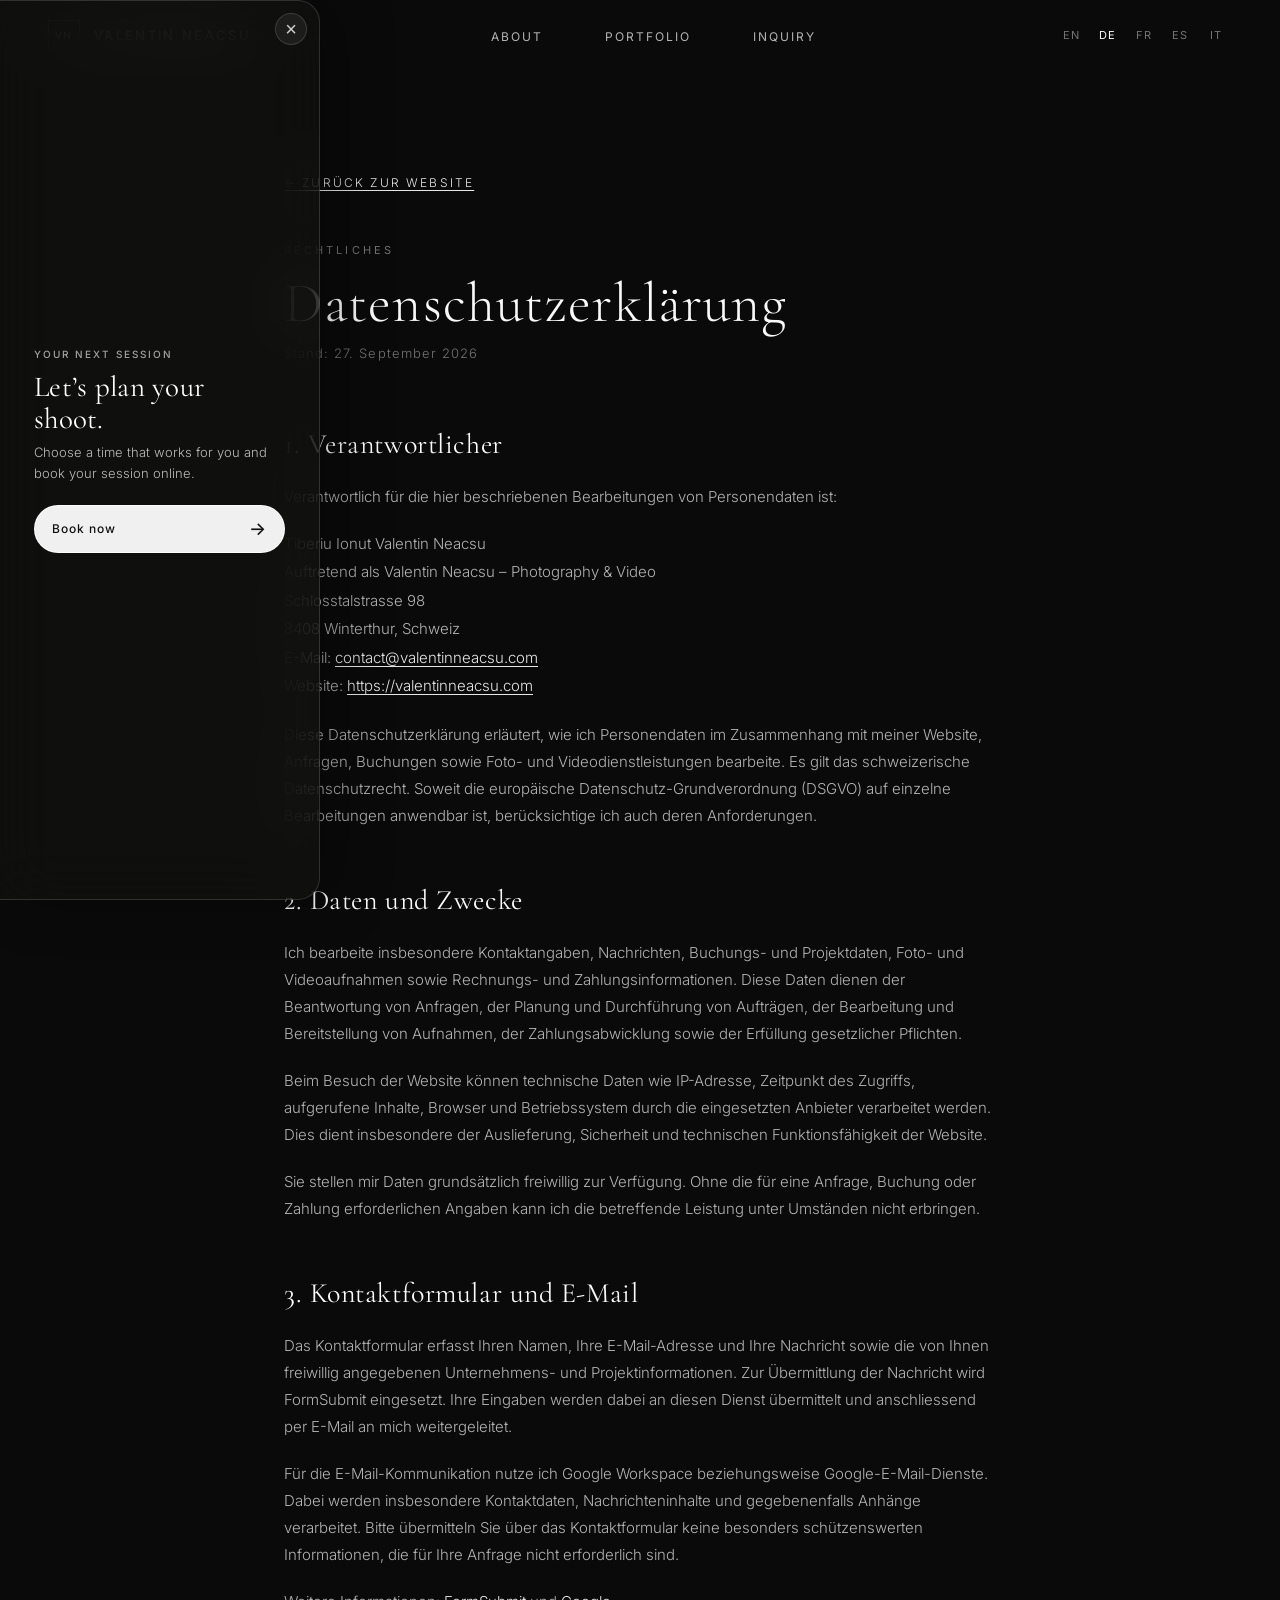
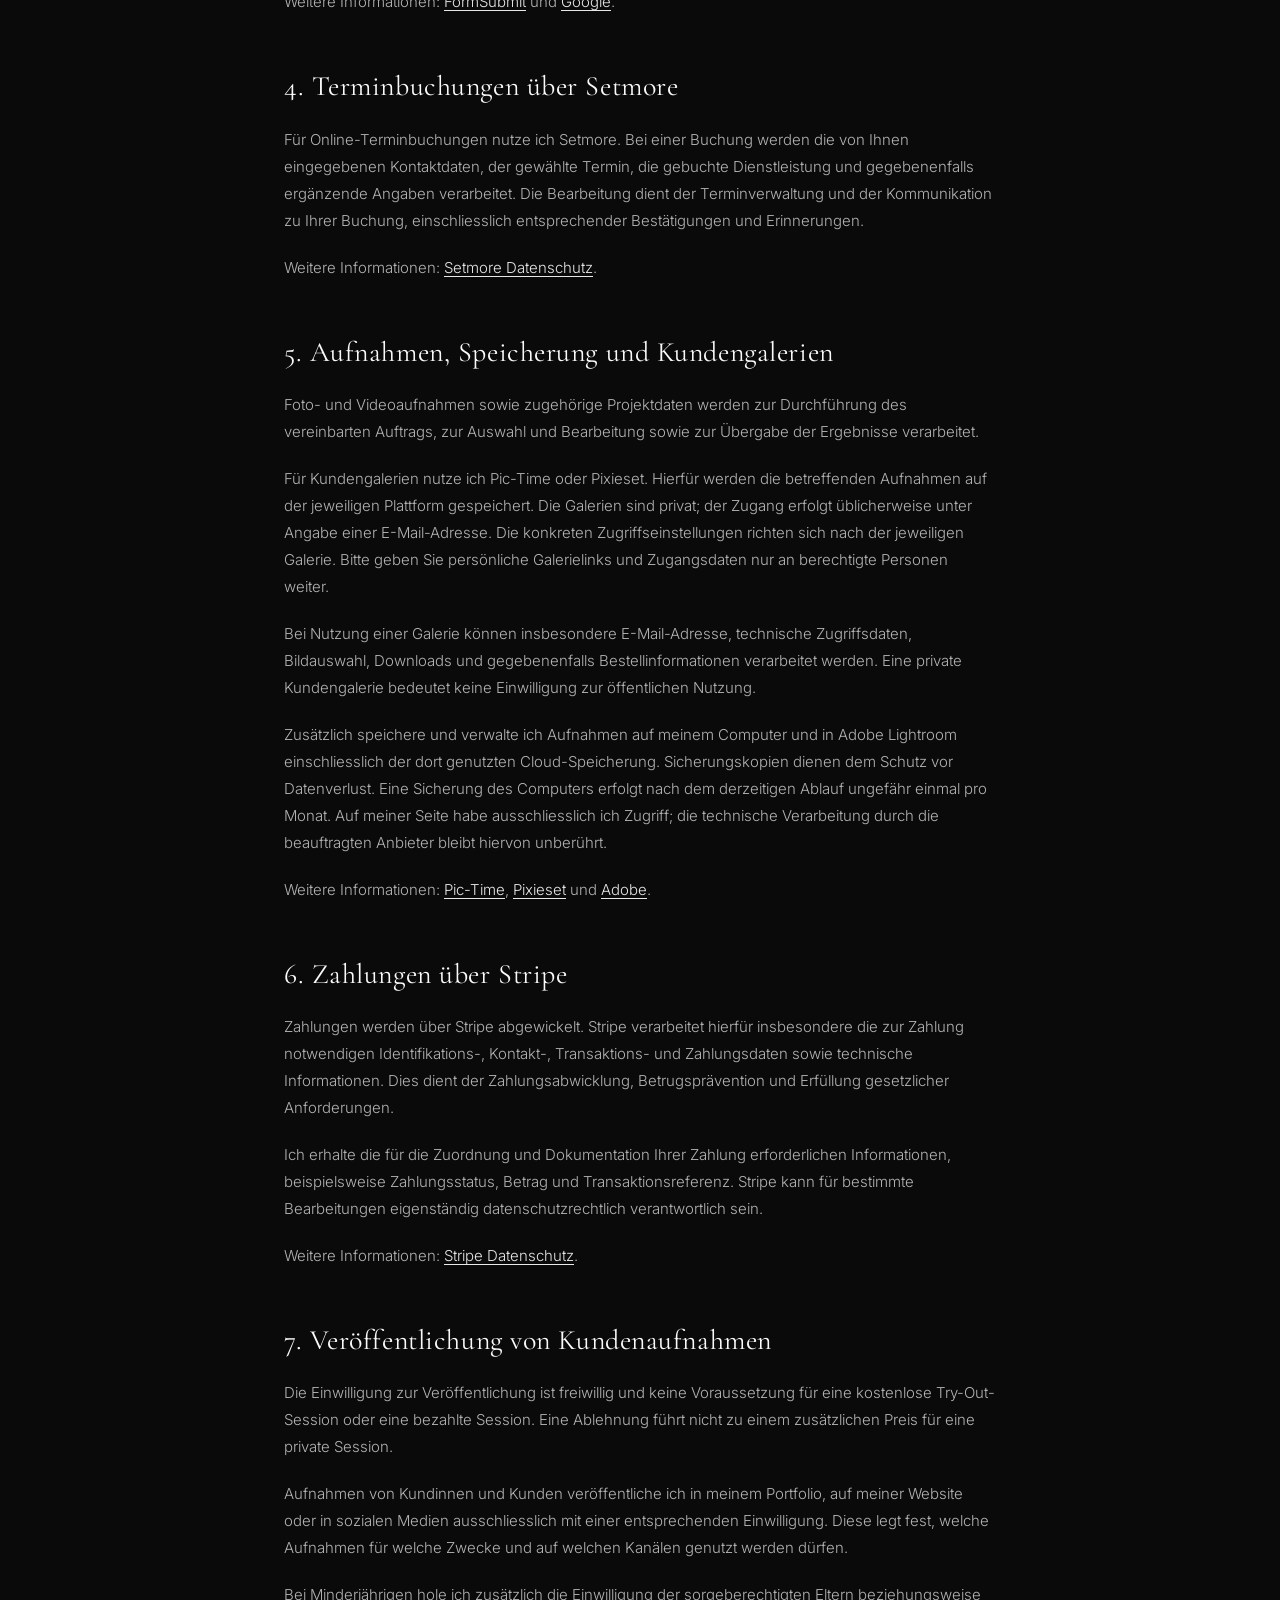
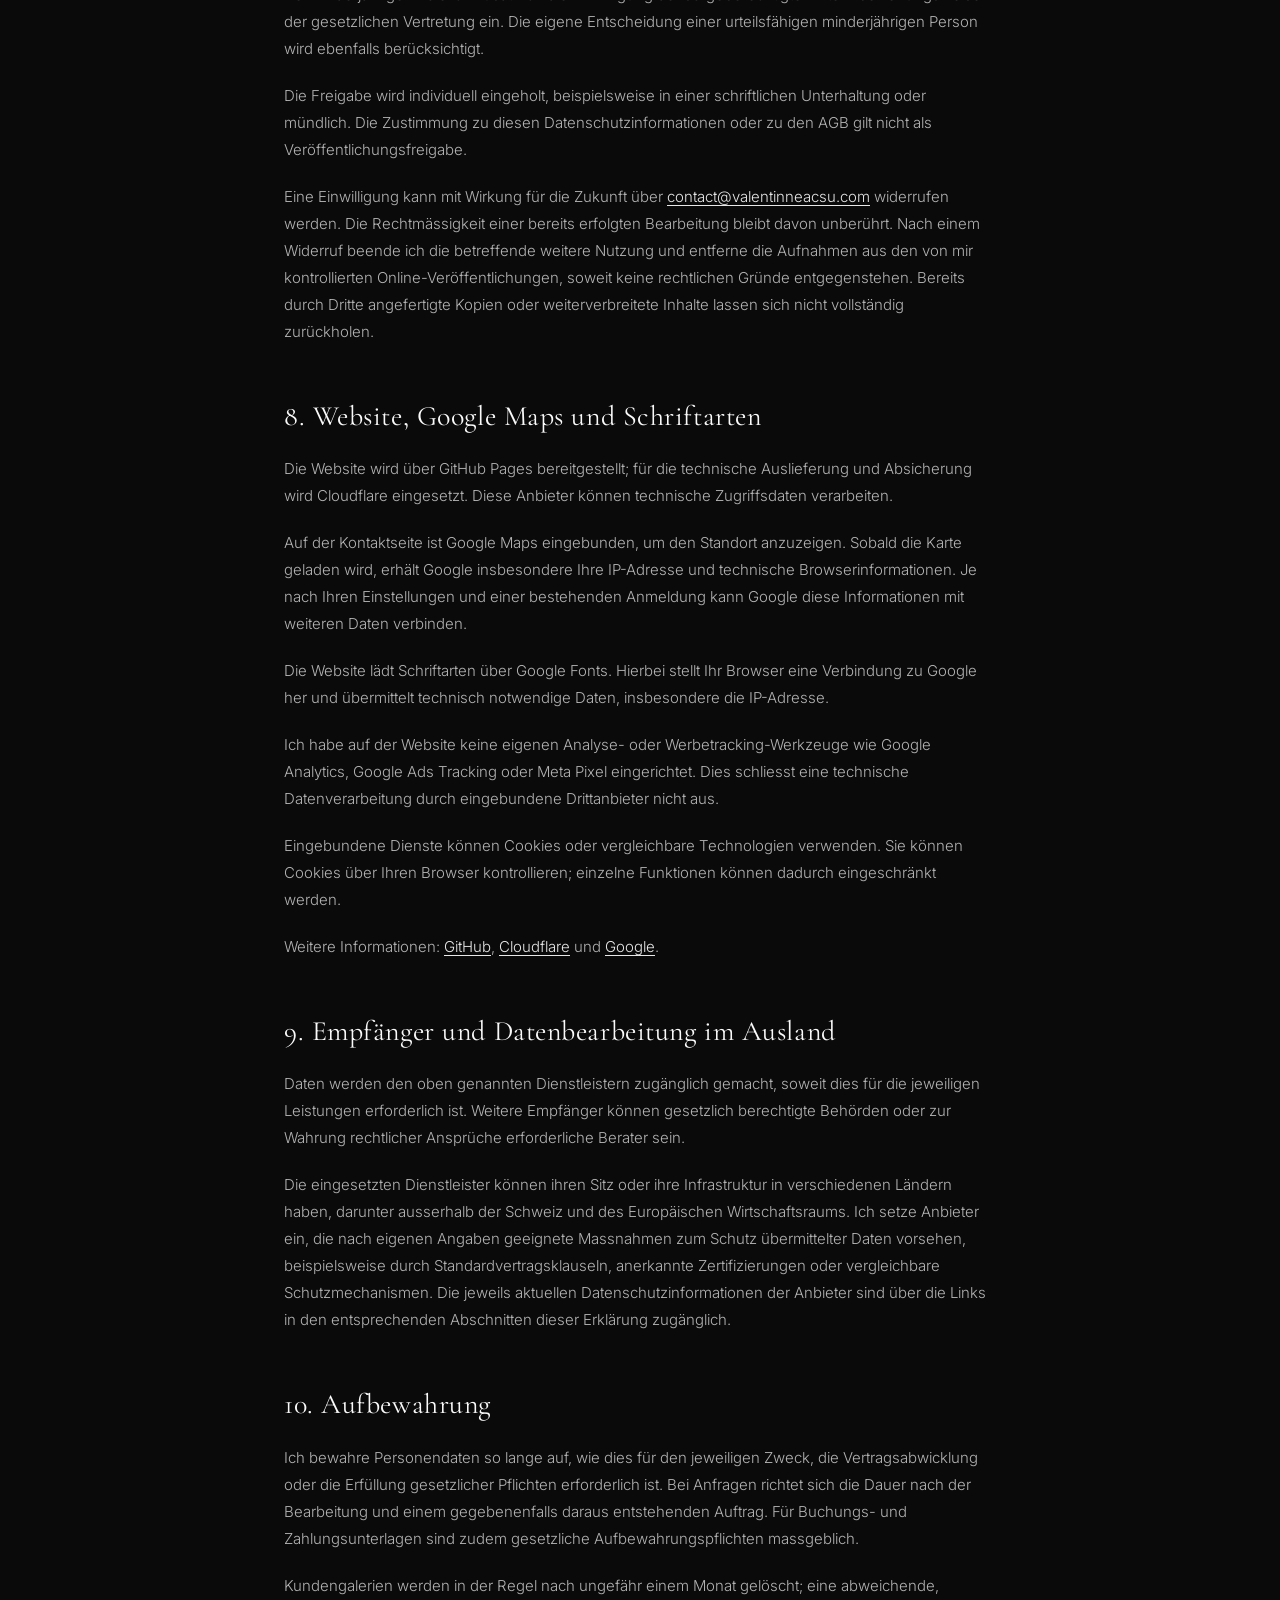
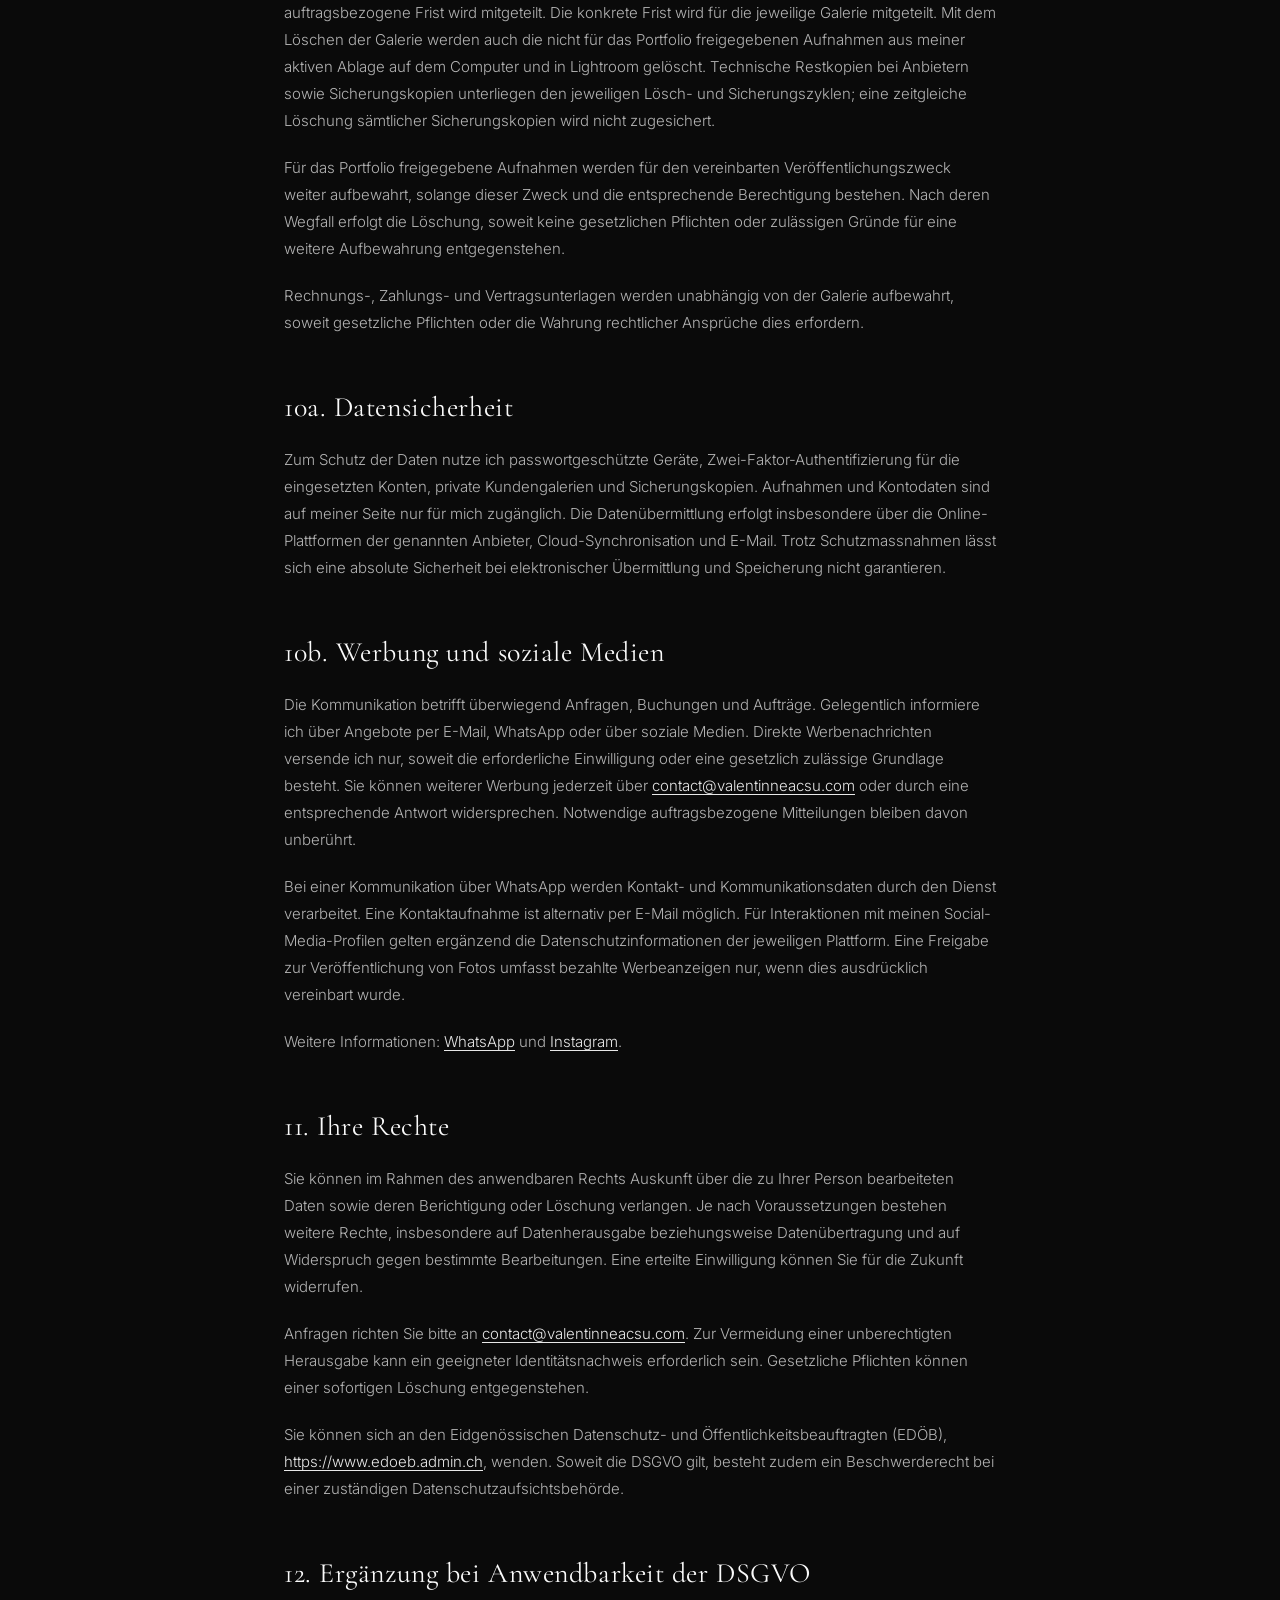
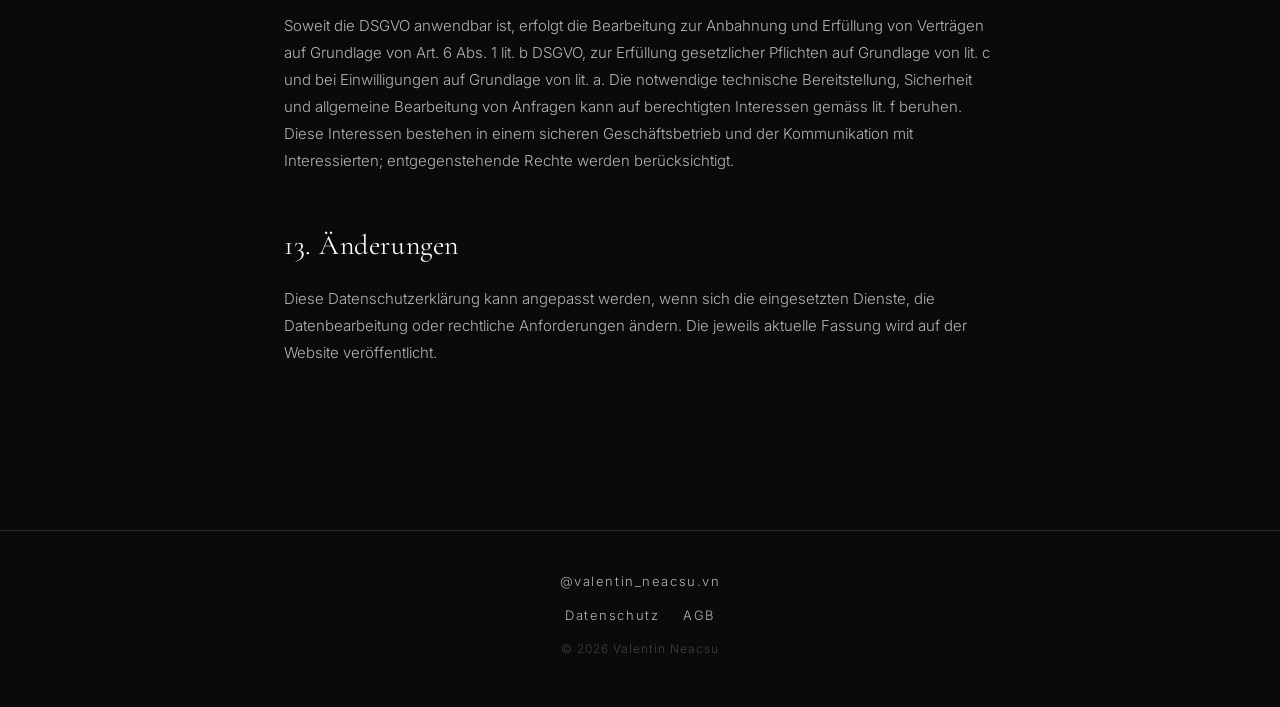
<file: datenschutz/index.html>
<!DOCTYPE html>
<html lang="de" class="no-js">
<head>
  <meta charset="UTF-8">
  <meta name="viewport" content="width=device-width, initial-scale=1.0">
  <meta http-equiv="Cache-Control" content="no-cache, must-revalidate">
  <meta name="theme-color" content="#0a0a0a">
  <title>Datenschutzerklärung — Valentin Neacsu</title>
  <meta name="description" content="Datenschutzerklärung von Valentin Neacsu – Photography &amp; Video, Winterthur, Schweiz.">
  <meta name="robots" content="noindex, nofollow">
  <link rel="canonical" href="https://valentinneacsu.com/datenschutz/">
  <link rel="preconnect" href="https://fonts.googleapis.com">
  <link rel="preconnect" href="https://fonts.gstatic.com" crossorigin>
  <link href="https://fonts.googleapis.com/css2?family=Cormorant+Garamond:ital,wght@0,300;0,400;0,500;1,300&family=Inter:wght@300;400;500&display=swap" rel="stylesheet">
  <link rel="stylesheet" href="../style.css?v=20261110-booking">
<style>
    .legal-page {
      padding-top: calc(var(--header-height) + clamp(3rem, 8vw, 6rem));
      padding-bottom: clamp(5rem, 12vw, 9rem);
    }
    .legal-page__inner {
      max-width: min(760px, calc(100% - 3rem));
      margin: 0 auto;
      padding: 0 1.5rem;
    }
    .legal-draft-notice {
      display: block;
      margin-bottom: 3rem;
      padding: 1rem 1.5rem;
      border-left: 4px solid #c8922a;
      background: rgba(200, 146, 42, 0.10);
      font-size: 0.8125rem;
      letter-spacing: 0.06em;
      color: #e8c077;
      line-height: 1.6;
    }
    .legal-eyebrow {
      display: block;
      margin-bottom: 0.75rem;
      font-family: var(--font-body);
      font-size: 0.6875rem;
      font-weight: 400;
      letter-spacing: 0.28em;
      text-transform: uppercase;
      color: var(--color-gray-300);
    }
    .legal-page h1 {
      font-family: var(--font-display);
      font-size: clamp(2.25rem, 5vw, 3.5rem);
      font-weight: 300;
      line-height: 1.15;
      letter-spacing: 0.02em;
      margin-bottom: 0.5rem;
    }
    .legal-page__date {
      display: block;
      font-size: 0.8125rem;
      letter-spacing: 0.08em;
      color: var(--color-gray-300);
      margin-bottom: 3.5rem;
    }
    .legal-page h2 {
      font-family: var(--font-display);
      font-size: clamp(1.25rem, 3vw, 1.75rem);
      font-weight: 400;
      letter-spacing: 0.02em;
      margin-top: 3rem;
      margin-bottom: 1rem;
      color: var(--color-white);
    }
    .legal-page p {
      font-size: 0.9375rem;
      line-height: 1.8;
      color: var(--color-gray-200);
      margin-bottom: 1.25rem;
    }
    .legal-page a {
      color: var(--color-gray-100);
      text-decoration: underline;
      text-underline-offset: 3px;
      transition: color 0.3s var(--ease-out);
    }
    .legal-page a:hover,
    .legal-page a:focus-visible {
      color: var(--color-white);
    }
    .legal-page address {
      font-style: normal;
      font-size: 0.9375rem;
      line-height: 1.9;
      color: var(--color-gray-200);
      margin-bottom: 1.25rem;
    }
    .legal-back {
      display: inline-block;
      margin-bottom: 3rem;
      font-size: 0.75rem;
      letter-spacing: 0.18em;
      text-transform: uppercase;
      color: var(--color-gray-300);
      text-decoration: none;
      transition: color 0.3s var(--ease-out);
    }
    .legal-back:hover { color: var(--color-white); }
    .legal-back::before { content: "← "; }
  </style>
</head>
<body>

  <a class="skip-link" id="skip-link" href="#main">Zum Inhalt springen</a>

  <header class="site-header" role="banner">
    <div class="site-header__inner">
      <a class="site-logo" id="logo-link" href="/" aria-label="Valentin Neacsu — Startseite">
        <span class="site-logo__mark" aria-hidden="true">VN</span>
        <span class="site-logo__text">Valentin Neacsu</span>
      </a>
      <nav class="site-nav" id="site-nav" aria-label="Primär">
        <ul class="site-nav__list">
          <li><a class="site-nav__link" href="/#about">About</a></li>
          <li><a class="site-nav__link" href="/#portfolio">Portfolio</a></li>
          <li><a class="site-nav__link" href="/#contact">Inquiry</a></li>
        </ul>
      </nav>
        <div class="lang-switch" role="group" aria-label="Language">
          <button type="button" class="lang-switch__btn" data-lang="en" aria-pressed="false">EN</button>
          <button type="button" class="lang-switch__btn is-active" data-lang="de" aria-pressed="true">DE</button>
          <button type="button" class="lang-switch__btn" data-lang="fr" aria-pressed="false">FR</button>
          <button type="button" class="lang-switch__btn" data-lang="es" aria-pressed="false">ES</button>
          <button type="button" class="lang-switch__btn" data-lang="it" aria-pressed="false">IT</button>
        </div>
    </div>
  </header>

  <main id="main">
    <article class="legal-page">
      <div class="legal-page__inner" id="legal-content">

        <a class="legal-back" href="/">Zurück zur Website</a>

        <span class="legal-eyebrow">Rechtliches</span>
        <h1>Datenschutzerklärung</h1>
        <span class="legal-page__date">Stand: 27. September 2026</span>

        <h2>1. Verantwortlicher</h2>
        <p>Verantwortlich für die hier beschriebenen Bearbeitungen von Personendaten ist:</p>
        <address>
          Tiberiu Ionut Valentin Neacsu<br>
          Auftretend als Valentin Neacsu – Photography &amp; Video<br>
          Schlosstalstrasse 98<br>
          8408 Winterthur, Schweiz<br>
          E-Mail: <a href="mailto:contact@valentinneacsu.com">contact@valentinneacsu.com</a><br>
          Website: <a href="https://valentinneacsu.com">https://valentinneacsu.com</a>
        </address>
        <p>Diese Datenschutzerklärung erläutert, wie ich Personendaten im Zusammenhang mit meiner Website, Anfragen, Buchungen sowie Foto- und Videodienstleistungen bearbeite. Es gilt das schweizerische Datenschutzrecht. Soweit die europäische Datenschutz-Grundverordnung (DSGVO) auf einzelne Bearbeitungen anwendbar ist, berücksichtige ich auch deren Anforderungen.</p>
        <h2>2. Daten und Zwecke</h2>
        <p>Ich bearbeite insbesondere Kontaktangaben, Nachrichten, Buchungs- und Projektdaten, Foto- und Videoaufnahmen sowie Rechnungs- und Zahlungsinformationen. Diese Daten dienen der Beantwortung von Anfragen, der Planung und Durchführung von Aufträgen, der Bearbeitung und Bereitstellung von Aufnahmen, der Zahlungsabwicklung sowie der Erfüllung gesetzlicher Pflichten.</p>
        <p>Beim Besuch der Website können technische Daten wie IP-Adresse, Zeitpunkt des Zugriffs, aufgerufene Inhalte, Browser und Betriebssystem durch die eingesetzten Anbieter verarbeitet werden. Dies dient insbesondere der Auslieferung, Sicherheit und technischen Funktionsfähigkeit der Website.</p>
        <p>Sie stellen mir Daten grundsätzlich freiwillig zur Verfügung. Ohne die für eine Anfrage, Buchung oder Zahlung erforderlichen Angaben kann ich die betreffende Leistung unter Umständen nicht erbringen.</p>
        <h2>3. Kontaktformular und E-Mail</h2>
        <p>Das Kontaktformular erfasst Ihren Namen, Ihre E-Mail-Adresse und Ihre Nachricht sowie die von Ihnen freiwillig angegebenen Unternehmens- und Projektinformationen. Zur Übermittlung der Nachricht wird FormSubmit eingesetzt. Ihre Eingaben werden dabei an diesen Dienst übermittelt und anschliessend per E-Mail an mich weitergeleitet.</p>
        <p>Für die E-Mail-Kommunikation nutze ich Google Workspace beziehungsweise Google-E-Mail-Dienste. Dabei werden insbesondere Kontaktdaten, Nachrichteninhalte und gegebenenfalls Anhänge verarbeitet. Bitte übermitteln Sie über das Kontaktformular keine besonders schützenswerten Informationen, die für Ihre Anfrage nicht erforderlich sind.</p>
        <p>Weitere Informationen: <a href="https://formsubmit.co/privacy.pdf" target="_blank" rel="noopener noreferrer">FormSubmit</a> und <a href="https://policies.google.com/privacy" target="_blank" rel="noopener noreferrer">Google</a>.</p>
        <h2>4. Terminbuchungen über Setmore</h2>
        <p>Für Online-Terminbuchungen nutze ich Setmore. Bei einer Buchung werden die von Ihnen eingegebenen Kontaktdaten, der gewählte Termin, die gebuchte Dienstleistung und gegebenenfalls ergänzende Angaben verarbeitet. Die Bearbeitung dient der Terminverwaltung und der Kommunikation zu Ihrer Buchung, einschliesslich entsprechender Bestätigungen und Erinnerungen.</p>
        <p>Weitere Informationen: <a href="https://www.setmore.com/privacy" target="_blank" rel="noopener noreferrer">Setmore Datenschutz</a>.</p>
        <h2>5. Aufnahmen, Speicherung und Kundengalerien</h2>
        <p>Foto- und Videoaufnahmen sowie zugehörige Projektdaten werden zur Durchführung des vereinbarten Auftrags, zur Auswahl und Bearbeitung sowie zur Übergabe der Ergebnisse verarbeitet.</p>
        <p>Für Kundengalerien nutze ich Pic-Time oder Pixieset. Hierfür werden die betreffenden Aufnahmen auf der jeweiligen Plattform gespeichert. Die Galerien sind privat; der Zugang erfolgt üblicherweise unter Angabe einer E-Mail-Adresse. Die konkreten Zugriffseinstellungen richten sich nach der jeweiligen Galerie. Bitte geben Sie persönliche Galerielinks und Zugangsdaten nur an berechtigte Personen weiter.</p>
        <p>Bei Nutzung einer Galerie können insbesondere E-Mail-Adresse, technische Zugriffsdaten, Bildauswahl, Downloads und gegebenenfalls Bestellinformationen verarbeitet werden. Eine private Kundengalerie bedeutet keine Einwilligung zur öffentlichen Nutzung.</p>
        <p>Zusätzlich speichere und verwalte ich Aufnahmen auf meinem Computer und in Adobe Lightroom einschliesslich der dort genutzten Cloud-Speicherung. Sicherungskopien dienen dem Schutz vor Datenverlust. Eine Sicherung des Computers erfolgt nach dem derzeitigen Ablauf ungefähr einmal pro Monat. Auf meiner Seite habe ausschliesslich ich Zugriff; die technische Verarbeitung durch die beauftragten Anbieter bleibt hiervon unberührt.</p>
        <p>Weitere Informationen: <a href="https://www.pic-time.com/legal/privacy-policy" target="_blank" rel="noopener noreferrer">Pic-Time</a>, <a href="https://pixieset.com/privacy/" target="_blank" rel="noopener noreferrer">Pixieset</a> und <a href="https://www.adobe.com/privacy/policy.html" target="_blank" rel="noopener noreferrer">Adobe</a>.</p>
        <h2>6. Zahlungen über Stripe</h2>
        <p>Zahlungen werden über Stripe abgewickelt. Stripe verarbeitet hierfür insbesondere die zur Zahlung notwendigen Identifikations-, Kontakt-, Transaktions- und Zahlungsdaten sowie technische Informationen. Dies dient der Zahlungsabwicklung, Betrugsprävention und Erfüllung gesetzlicher Anforderungen.</p>
        <p>Ich erhalte die für die Zuordnung und Dokumentation Ihrer Zahlung erforderlichen Informationen, beispielsweise Zahlungsstatus, Betrag und Transaktionsreferenz. Stripe kann für bestimmte Bearbeitungen eigenständig datenschutzrechtlich verantwortlich sein.</p>
        <p>Weitere Informationen: <a href="https://stripe.com/privacy" target="_blank" rel="noopener noreferrer">Stripe Datenschutz</a>.</p>
        <h2>7. Veröffentlichung von Kundenaufnahmen</h2>
        <p>Die Einwilligung zur Veröffentlichung ist freiwillig und keine Voraussetzung für eine kostenlose Try-Out-Session oder eine bezahlte Session. Eine Ablehnung führt nicht zu einem zusätzlichen Preis für eine private Session.</p>
        <p>Aufnahmen von Kundinnen und Kunden veröffentliche ich in meinem Portfolio, auf meiner Website oder in sozialen Medien ausschliesslich mit einer entsprechenden Einwilligung. Diese legt fest, welche Aufnahmen für welche Zwecke und auf welchen Kanälen genutzt werden dürfen.</p>
        <p>Bei Minderjährigen hole ich zusätzlich die Einwilligung der sorgeberechtigten Eltern beziehungsweise der gesetzlichen Vertretung ein. Die eigene Entscheidung einer urteilsfähigen minderjährigen Person wird ebenfalls berücksichtigt.</p>
        <p>Die Freigabe wird individuell eingeholt, beispielsweise in einer schriftlichen Unterhaltung oder mündlich. Die Zustimmung zu diesen Datenschutzinformationen oder zu den AGB gilt nicht als Veröffentlichungsfreigabe.</p>
        <p>Eine Einwilligung kann mit Wirkung für die Zukunft über <a href="mailto:contact@valentinneacsu.com">contact@valentinneacsu.com</a> widerrufen werden. Die Rechtmässigkeit einer bereits erfolgten Bearbeitung bleibt davon unberührt. Nach einem Widerruf beende ich die betreffende weitere Nutzung und entferne die Aufnahmen aus den von mir kontrollierten Online-Veröffentlichungen, soweit keine rechtlichen Gründe entgegenstehen. Bereits durch Dritte angefertigte Kopien oder weiterverbreitete Inhalte lassen sich nicht vollständig zurückholen.</p>
        <h2>8. Website, Google Maps und Schriftarten</h2>
        <p>Die Website wird über GitHub Pages bereitgestellt; für die technische Auslieferung und Absicherung wird Cloudflare eingesetzt. Diese Anbieter können technische Zugriffsdaten verarbeiten.</p>
        <p>Auf der Kontaktseite ist Google Maps eingebunden, um den Standort anzuzeigen. Sobald die Karte geladen wird, erhält Google insbesondere Ihre IP-Adresse und technische Browserinformationen. Je nach Ihren Einstellungen und einer bestehenden Anmeldung kann Google diese Informationen mit weiteren Daten verbinden.</p>
        <p>Die Website lädt Schriftarten über Google Fonts. Hierbei stellt Ihr Browser eine Verbindung zu Google her und übermittelt technisch notwendige Daten, insbesondere die IP-Adresse.</p>
        <p>Ich habe auf der Website keine eigenen Analyse- oder Werbetracking-Werkzeuge wie Google Analytics, Google Ads Tracking oder Meta Pixel eingerichtet. Dies schliesst eine technische Datenverarbeitung durch eingebundene Drittanbieter nicht aus.</p>
        <p>Eingebundene Dienste können Cookies oder vergleichbare Technologien verwenden. Sie können Cookies über Ihren Browser kontrollieren; einzelne Funktionen können dadurch eingeschränkt werden.</p>
        <p>Weitere Informationen: <a href="https://docs.github.com/en/site-policy/privacy-policies/github-general-privacy-statement" target="_blank" rel="noopener noreferrer">GitHub</a>, <a href="https://www.cloudflare.com/privacypolicy/" target="_blank" rel="noopener noreferrer">Cloudflare</a> und <a href="https://policies.google.com/privacy" target="_blank" rel="noopener noreferrer">Google</a>.</p>
        <h2>9. Empfänger und Datenbearbeitung im Ausland</h2>
        <p>Daten werden den oben genannten Dienstleistern zugänglich gemacht, soweit dies für die jeweiligen Leistungen erforderlich ist. Weitere Empfänger können gesetzlich berechtigte Behörden oder zur Wahrung rechtlicher Ansprüche erforderliche Berater sein.</p>
        <p>Die eingesetzten Dienstleister können ihren Sitz oder ihre Infrastruktur in verschiedenen Ländern haben, darunter ausserhalb der Schweiz und des Europäischen Wirtschaftsraums. Ich setze Anbieter ein, die nach eigenen Angaben geeignete Massnahmen zum Schutz übermittelter Daten vorsehen, beispielsweise durch Standardvertragsklauseln, anerkannte Zertifizierungen oder vergleichbare Schutzmechanismen. Die jeweils aktuellen Datenschutzinformationen der Anbieter sind über die Links in den entsprechenden Abschnitten dieser Erklärung zugänglich.</p>
        <h2>10. Aufbewahrung</h2>
        <p>Ich bewahre Personendaten so lange auf, wie dies für den jeweiligen Zweck, die Vertragsabwicklung oder die Erfüllung gesetzlicher Pflichten erforderlich ist. Bei Anfragen richtet sich die Dauer nach der Bearbeitung und einem gegebenenfalls daraus entstehenden Auftrag. Für Buchungs- und Zahlungsunterlagen sind zudem gesetzliche Aufbewahrungspflichten massgeblich.</p>
        <p>Kundengalerien werden in der Regel nach ungefähr einem Monat gelöscht; eine abweichende, auftragsbezogene Frist wird mitgeteilt. Die konkrete Frist wird für die jeweilige Galerie mitgeteilt. Mit dem Löschen der Galerie werden auch die nicht für das Portfolio freigegebenen Aufnahmen aus meiner aktiven Ablage auf dem Computer und in Lightroom gelöscht. Technische Restkopien bei Anbietern sowie Sicherungskopien unterliegen den jeweiligen Lösch- und Sicherungszyklen; eine zeitgleiche Löschung sämtlicher Sicherungskopien wird nicht zugesichert.</p>
        <p>Für das Portfolio freigegebene Aufnahmen werden für den vereinbarten Veröffentlichungszweck weiter aufbewahrt, solange dieser Zweck und die entsprechende Berechtigung bestehen. Nach deren Wegfall erfolgt die Löschung, soweit keine gesetzlichen Pflichten oder zulässigen Gründe für eine weitere Aufbewahrung entgegenstehen.</p>
        <p>Rechnungs-, Zahlungs- und Vertragsunterlagen werden unabhängig von der Galerie aufbewahrt, soweit gesetzliche Pflichten oder die Wahrung rechtlicher Ansprüche dies erfordern.</p>
        <h2>10a. Datensicherheit</h2>
        <p>Zum Schutz der Daten nutze ich passwortgeschützte Geräte, Zwei-Faktor-Authentifizierung für die eingesetzten Konten, private Kundengalerien und Sicherungskopien. Aufnahmen und Kontodaten sind auf meiner Seite nur für mich zugänglich. Die Datenübermittlung erfolgt insbesondere über die Online-Plattformen der genannten Anbieter, Cloud-Synchronisation und E-Mail. Trotz Schutzmassnahmen lässt sich eine absolute Sicherheit bei elektronischer Übermittlung und Speicherung nicht garantieren.</p>
        <h2>10b. Werbung und soziale Medien</h2>
        <p>Die Kommunikation betrifft überwiegend Anfragen, Buchungen und Aufträge. Gelegentlich informiere ich über Angebote per E-Mail, WhatsApp oder über soziale Medien. Direkte Werbenachrichten versende ich nur, soweit die erforderliche Einwilligung oder eine gesetzlich zulässige Grundlage besteht. Sie können weiterer Werbung jederzeit über <a href="mailto:contact@valentinneacsu.com">contact@valentinneacsu.com</a> oder durch eine entsprechende Antwort widersprechen. Notwendige auftragsbezogene Mitteilungen bleiben davon unberührt.</p>
        <p>Bei einer Kommunikation über WhatsApp werden Kontakt- und Kommunikationsdaten durch den Dienst verarbeitet. Eine Kontaktaufnahme ist alternativ per E-Mail möglich. Für Interaktionen mit meinen Social-Media-Profilen gelten ergänzend die Datenschutzinformationen der jeweiligen Plattform. Eine Freigabe zur Veröffentlichung von Fotos umfasst bezahlte Werbeanzeigen nur, wenn dies ausdrücklich vereinbart wurde.</p>
        <p>Weitere Informationen: <a href="https://www.whatsapp.com/legal/privacy-policy" target="_blank" rel="noopener noreferrer">WhatsApp</a> und <a href="https://privacycenter.instagram.com/policy/" target="_blank" rel="noopener noreferrer">Instagram</a>.</p>
        <h2>11. Ihre Rechte</h2>
        <p>Sie können im Rahmen des anwendbaren Rechts Auskunft über die zu Ihrer Person bearbeiteten Daten sowie deren Berichtigung oder Löschung verlangen. Je nach Voraussetzungen bestehen weitere Rechte, insbesondere auf Datenherausgabe beziehungsweise Datenübertragung und auf Widerspruch gegen bestimmte Bearbeitungen. Eine erteilte Einwilligung können Sie für die Zukunft widerrufen.</p>
        <p>Anfragen richten Sie bitte an <a href="mailto:contact@valentinneacsu.com">contact@valentinneacsu.com</a>. Zur Vermeidung einer unberechtigten Herausgabe kann ein geeigneter Identitätsnachweis erforderlich sein. Gesetzliche Pflichten können einer sofortigen Löschung entgegenstehen.</p>
        <p>Sie können sich an den Eidgenössischen Datenschutz- und Öffentlichkeitsbeauftragten (EDÖB), <a href="https://www.edoeb.admin.ch" target="_blank" rel="noopener noreferrer">https://www.edoeb.admin.ch</a>, wenden. Soweit die DSGVO gilt, besteht zudem ein Beschwerderecht bei einer zuständigen Datenschutzaufsichtsbehörde.</p>
        <h2>12. Ergänzung bei Anwendbarkeit der DSGVO</h2>
        <p>Soweit die DSGVO anwendbar ist, erfolgt die Bearbeitung zur Anbahnung und Erfüllung von Verträgen auf Grundlage von Art. 6 Abs. 1 lit. b DSGVO, zur Erfüllung gesetzlicher Pflichten auf Grundlage von lit. c und bei Einwilligungen auf Grundlage von lit. a. Die notwendige technische Bereitstellung, Sicherheit und allgemeine Bearbeitung von Anfragen kann auf berechtigten Interessen gemäss lit. f beruhen. Diese Interessen bestehen in einem sicheren Geschäftsbetrieb und der Kommunikation mit Interessierten; entgegenstehende Rechte werden berücksichtigt.</p>
        <h2>13. Änderungen</h2>
        <p>Diese Datenschutzerklärung kann angepasst werden, wenn sich die eingesetzten Dienste, die Datenbearbeitung oder rechtliche Anforderungen ändern. Die jeweils aktuelle Fassung wird auf der Website veröffentlicht.</p>

      </div>
    </article>
  </main>

  <footer class="site-footer" role="contentinfo">
    <a class="site-footer__link" href="https://instagram.com/valentin_neacsu.vn" target="_blank" rel="noopener noreferrer">@valentin_neacsu.vn</a>
    <nav id="footer-legal-nav" aria-label="Rechtliche Links" style="display:flex;gap:1.5rem;">
      <a class="site-footer__link" id="footer-datenschutz" href="/datenschutz/">Datenschutz</a>
      <a class="site-footer__link" id="footer-agb" href="/agb/">AGB</a>
    </nav>
    <p class="site-footer__copy">&copy; 2026 Valentin Neacsu</p>
  </footer>

  <script>
    (function () {
      var LANGS = ["de", "en", "fr", "es", "it"];
      var I18N = {"ui": {"de": {"skipLink": "Zum Inhalt springen", "logoLabel": "Valentin Neacsu — Startseite", "navLabel": "Primär", "footerNavLabel": "Rechtliche Links", "footerPrivacy": "Datenschutz", "footerTerms": "AGB", "back": "Zurück zur Website", "eyebrow": "Rechtliches", "date": "Stand: 27. September 2026"}, "en": {"skipLink": "Skip to content", "logoLabel": "Valentin Neacsu — Home", "navLabel": "Primary", "footerNavLabel": "Legal links", "footerPrivacy": "Privacy Policy", "footerTerms": "Terms", "back": "Back to website", "eyebrow": "Legal", "date": "As of: September 27, 2026"}, "fr": {"skipLink": "Aller au contenu", "logoLabel": "Valentin Neacsu — Accueil", "navLabel": "Principale", "footerNavLabel": "Liens légaux", "footerPrivacy": "Confidentialité", "footerTerms": "CGV", "back": "Retour au site", "eyebrow": "Mentions légales", "date": "En vigueur : 27 septembre 2026"}, "es": {"skipLink": "Ir al contenido", "logoLabel": "Valentin Neacsu — Inicio", "navLabel": "Principal", "footerNavLabel": "Enlaces legales", "footerPrivacy": "Privacidad", "footerTerms": "Condiciones", "back": "Volver al sitio", "eyebrow": "Legal", "date": "Vigente: 27 de septiembre de 2026"}, "it": {"skipLink": "Vai al contenuto", "logoLabel": "Valentin Neacsu — Home", "navLabel": "Principale", "footerNavLabel": "Link legali", "footerPrivacy": "Privacy", "footerTerms": "Condizioni", "back": "Torna al sito", "eyebrow": "Legale", "date": "Aggiornato: 27 settembre 2026"}}, "title": {"de": "Datenschutzerklärung — Valentin Neacsu", "en": "Privacy Policy — Valentin Neacsu", "fr": "Politique de confidentialité — Valentin Neacsu", "es": "Política de privacidad — Valentin Neacsu", "it": "Informativa sulla privacy — Valentin Neacsu"}, "inner": {"de": "<a class=\"legal-back\" href=\"/\">Zurück zur Website</a>\n\n        <span class=\"legal-eyebrow\">Rechtliches</span>\n        <h1>Datenschutzerklärung</h1>\n        <span class=\"legal-page__date\">Stand: 27. September 2026</span>\n\n        <h2>1. Verantwortlicher</h2>\n        <p>Verantwortlich für die hier beschriebenen Bearbeitungen von Personendaten ist:</p>\n        <address>\n          Tiberiu Ionut Valentin Neacsu<br>\n          Auftretend als Valentin Neacsu – Photography &amp; Video<br>\n          Schlosstalstrasse 98<br>\n          8408 Winterthur, Schweiz<br>\n          E-Mail: <a href=\"mailto:contact@valentinneacsu.com\">contact@valentinneacsu.com</a><br>\n          Website: <a href=\"https://valentinneacsu.com\">https://valentinneacsu.com</a>\n        </address>\n        <p>Diese Datenschutzerklärung erläutert, wie ich Personendaten im Zusammenhang mit meiner Website, Anfragen, Buchungen sowie Foto- und Videodienstleistungen bearbeite. Es gilt das schweizerische Datenschutzrecht. Soweit die europäische Datenschutz-Grundverordnung (DSGVO) auf einzelne Bearbeitungen anwendbar ist, berücksichtige ich auch deren Anforderungen.</p>\n        <h2>2. Daten und Zwecke</h2>\n        <p>Ich bearbeite insbesondere Kontaktangaben, Nachrichten, Buchungs- und Projektdaten, Foto- und Videoaufnahmen sowie Rechnungs- und Zahlungsinformationen. Diese Daten dienen der Beantwortung von Anfragen, der Planung und Durchführung von Aufträgen, der Bearbeitung und Bereitstellung von Aufnahmen, der Zahlungsabwicklung sowie der Erfüllung gesetzlicher Pflichten.</p>\n        <p>Beim Besuch der Website können technische Daten wie IP-Adresse, Zeitpunkt des Zugriffs, aufgerufene Inhalte, Browser und Betriebssystem durch die eingesetzten Anbieter verarbeitet werden. Dies dient insbesondere der Auslieferung, Sicherheit und technischen Funktionsfähigkeit der Website.</p>\n        <p>Sie stellen mir Daten grundsätzlich freiwillig zur Verfügung. Ohne die für eine Anfrage, Buchung oder Zahlung erforderlichen Angaben kann ich die betreffende Leistung unter Umständen nicht erbringen.</p>\n        <h2>3. Kontaktformular und E-Mail</h2>\n        <p>Das Kontaktformular erfasst Ihren Namen, Ihre E-Mail-Adresse und Ihre Nachricht sowie die von Ihnen freiwillig angegebenen Unternehmens- und Projektinformationen. Zur Übermittlung der Nachricht wird FormSubmit eingesetzt. Ihre Eingaben werden dabei an diesen Dienst übermittelt und anschliessend per E-Mail an mich weitergeleitet.</p>\n        <p>Für die E-Mail-Kommunikation nutze ich Google Workspace beziehungsweise Google-E-Mail-Dienste. Dabei werden insbesondere Kontaktdaten, Nachrichteninhalte und gegebenenfalls Anhänge verarbeitet. Bitte übermitteln Sie über das Kontaktformular keine besonders schützenswerten Informationen, die für Ihre Anfrage nicht erforderlich sind.</p>\n        <p>Weitere Informationen: <a href=\"https://formsubmit.co/privacy.pdf\" target=\"_blank\" rel=\"noopener noreferrer\">FormSubmit</a> und <a href=\"https://policies.google.com/privacy\" target=\"_blank\" rel=\"noopener noreferrer\">Google</a>.</p>\n        <h2>4. Terminbuchungen über Setmore</h2>\n        <p>Für Online-Terminbuchungen nutze ich Setmore. Bei einer Buchung werden die von Ihnen eingegebenen Kontaktdaten, der gewählte Termin, die gebuchte Dienstleistung und gegebenenfalls ergänzende Angaben verarbeitet. Die Bearbeitung dient der Terminverwaltung und der Kommunikation zu Ihrer Buchung, einschliesslich entsprechender Bestätigungen und Erinnerungen.</p>\n        <p>Weitere Informationen: <a href=\"https://www.setmore.com/privacy\" target=\"_blank\" rel=\"noopener noreferrer\">Setmore Datenschutz</a>.</p>\n        <h2>5. Aufnahmen, Speicherung und Kundengalerien</h2>\n        <p>Foto- und Videoaufnahmen sowie zugehörige Projektdaten werden zur Durchführung des vereinbarten Auftrags, zur Auswahl und Bearbeitung sowie zur Übergabe der Ergebnisse verarbeitet.</p>\n        <p>Für Kundengalerien nutze ich Pic-Time oder Pixieset. Hierfür werden die betreffenden Aufnahmen auf der jeweiligen Plattform gespeichert. Die Galerien sind privat; der Zugang erfolgt üblicherweise unter Angabe einer E-Mail-Adresse. Die konkreten Zugriffseinstellungen richten sich nach der jeweiligen Galerie. Bitte geben Sie persönliche Galerielinks und Zugangsdaten nur an berechtigte Personen weiter.</p>\n        <p>Bei Nutzung einer Galerie können insbesondere E-Mail-Adresse, technische Zugriffsdaten, Bildauswahl, Downloads und gegebenenfalls Bestellinformationen verarbeitet werden. Eine private Kundengalerie bedeutet keine Einwilligung zur öffentlichen Nutzung.</p>\n        <p>Zusätzlich speichere und verwalte ich Aufnahmen auf meinem Computer und in Adobe Lightroom einschliesslich der dort genutzten Cloud-Speicherung. Sicherungskopien dienen dem Schutz vor Datenverlust. Eine Sicherung des Computers erfolgt nach dem derzeitigen Ablauf ungefähr einmal pro Monat. Auf meiner Seite habe ausschliesslich ich Zugriff; die technische Verarbeitung durch die beauftragten Anbieter bleibt hiervon unberührt.</p>\n        <p>Weitere Informationen: <a href=\"https://www.pic-time.com/legal/privacy-policy\" target=\"_blank\" rel=\"noopener noreferrer\">Pic-Time</a>, <a href=\"https://pixieset.com/privacy/\" target=\"_blank\" rel=\"noopener noreferrer\">Pixieset</a> und <a href=\"https://www.adobe.com/privacy/policy.html\" target=\"_blank\" rel=\"noopener noreferrer\">Adobe</a>.</p>\n        <h2>6. Zahlungen über Stripe</h2>\n        <p>Zahlungen werden über Stripe abgewickelt. Stripe verarbeitet hierfür insbesondere die zur Zahlung notwendigen Identifikations-, Kontakt-, Transaktions- und Zahlungsdaten sowie technische Informationen. Dies dient der Zahlungsabwicklung, Betrugsprävention und Erfüllung gesetzlicher Anforderungen.</p>\n        <p>Ich erhalte die für die Zuordnung und Dokumentation Ihrer Zahlung erforderlichen Informationen, beispielsweise Zahlungsstatus, Betrag und Transaktionsreferenz. Stripe kann für bestimmte Bearbeitungen eigenständig datenschutzrechtlich verantwortlich sein.</p>\n        <p>Weitere Informationen: <a href=\"https://stripe.com/privacy\" target=\"_blank\" rel=\"noopener noreferrer\">Stripe Datenschutz</a>.</p>\n        <h2>7. Veröffentlichung von Kundenaufnahmen</h2>\n        <p>Die Einwilligung zur Veröffentlichung ist freiwillig und keine Voraussetzung für eine kostenlose Try-Out-Session oder eine bezahlte Session. Eine Ablehnung führt nicht zu einem zusätzlichen Preis für eine private Session.</p>\n        <p>Aufnahmen von Kundinnen und Kunden veröffentliche ich in meinem Portfolio, auf meiner Website oder in sozialen Medien ausschliesslich mit einer entsprechenden Einwilligung. Diese legt fest, welche Aufnahmen für welche Zwecke und auf welchen Kanälen genutzt werden dürfen.</p>\n        <p>Bei Minderjährigen hole ich zusätzlich die Einwilligung der sorgeberechtigten Eltern beziehungsweise der gesetzlichen Vertretung ein. Die eigene Entscheidung einer urteilsfähigen minderjährigen Person wird ebenfalls berücksichtigt.</p>\n        <p>Die Freigabe wird individuell eingeholt, beispielsweise in einer schriftlichen Unterhaltung oder mündlich. Die Zustimmung zu diesen Datenschutzinformationen oder zu den AGB gilt nicht als Veröffentlichungsfreigabe.</p>\n        <p>Eine Einwilligung kann mit Wirkung für die Zukunft über <a href=\"mailto:contact@valentinneacsu.com\">contact@valentinneacsu.com</a> widerrufen werden. Die Rechtmässigkeit einer bereits erfolgten Bearbeitung bleibt davon unberührt. Nach einem Widerruf beende ich die betreffende weitere Nutzung und entferne die Aufnahmen aus den von mir kontrollierten Online-Veröffentlichungen, soweit keine rechtlichen Gründe entgegenstehen. Bereits durch Dritte angefertigte Kopien oder weiterverbreitete Inhalte lassen sich nicht vollständig zurückholen.</p>\n        <h2>8. Website, Google Maps und Schriftarten</h2>\n        <p>Die Website wird über GitHub Pages bereitgestellt; für die technische Auslieferung und Absicherung wird Cloudflare eingesetzt. Diese Anbieter können technische Zugriffsdaten verarbeiten.</p>\n        <p>Auf der Kontaktseite ist Google Maps eingebunden, um den Standort anzuzeigen. Sobald die Karte geladen wird, erhält Google insbesondere Ihre IP-Adresse und technische Browserinformationen. Je nach Ihren Einstellungen und einer bestehenden Anmeldung kann Google diese Informationen mit weiteren Daten verbinden.</p>\n        <p>Die Website lädt Schriftarten über Google Fonts. Hierbei stellt Ihr Browser eine Verbindung zu Google her und übermittelt technisch notwendige Daten, insbesondere die IP-Adresse.</p>\n        <p>Ich habe auf der Website keine eigenen Analyse- oder Werbetracking-Werkzeuge wie Google Analytics, Google Ads Tracking oder Meta Pixel eingerichtet. Dies schliesst eine technische Datenverarbeitung durch eingebundene Drittanbieter nicht aus.</p>\n        <p>Eingebundene Dienste können Cookies oder vergleichbare Technologien verwenden. Sie können Cookies über Ihren Browser kontrollieren; einzelne Funktionen können dadurch eingeschränkt werden.</p>\n        <p>Weitere Informationen: <a href=\"https://docs.github.com/en/site-policy/privacy-policies/github-general-privacy-statement\" target=\"_blank\" rel=\"noopener noreferrer\">GitHub</a>, <a href=\"https://www.cloudflare.com/privacypolicy/\" target=\"_blank\" rel=\"noopener noreferrer\">Cloudflare</a> und <a href=\"https://policies.google.com/privacy\" target=\"_blank\" rel=\"noopener noreferrer\">Google</a>.</p>\n        <h2>9. Empfänger und Datenbearbeitung im Ausland</h2>\n        <p>Daten werden den oben genannten Dienstleistern zugänglich gemacht, soweit dies für die jeweiligen Leistungen erforderlich ist. Weitere Empfänger können gesetzlich berechtigte Behörden oder zur Wahrung rechtlicher Ansprüche erforderliche Berater sein.</p>\n        <p>Die eingesetzten Dienstleister können ihren Sitz oder ihre Infrastruktur in verschiedenen Ländern haben, darunter ausserhalb der Schweiz und des Europäischen Wirtschaftsraums. Ich setze Anbieter ein, die nach eigenen Angaben geeignete Massnahmen zum Schutz übermittelter Daten vorsehen, beispielsweise durch Standardvertragsklauseln, anerkannte Zertifizierungen oder vergleichbare Schutzmechanismen. Die jeweils aktuellen Datenschutzinformationen der Anbieter sind über die Links in den entsprechenden Abschnitten dieser Erklärung zugänglich.</p>\n        <h2>10. Aufbewahrung</h2>\n        <p>Ich bewahre Personendaten so lange auf, wie dies für den jeweiligen Zweck, die Vertragsabwicklung oder die Erfüllung gesetzlicher Pflichten erforderlich ist. Bei Anfragen richtet sich die Dauer nach der Bearbeitung und einem gegebenenfalls daraus entstehenden Auftrag. Für Buchungs- und Zahlungsunterlagen sind zudem gesetzliche Aufbewahrungspflichten massgeblich.</p>\n        <p>Kundengalerien werden in der Regel nach ungefähr einem Monat gelöscht; eine abweichende, auftragsbezogene Frist wird mitgeteilt. Die konkrete Frist wird für die jeweilige Galerie mitgeteilt. Mit dem Löschen der Galerie werden auch die nicht für das Portfolio freigegebenen Aufnahmen aus meiner aktiven Ablage auf dem Computer und in Lightroom gelöscht. Technische Restkopien bei Anbietern sowie Sicherungskopien unterliegen den jeweiligen Lösch- und Sicherungszyklen; eine zeitgleiche Löschung sämtlicher Sicherungskopien wird nicht zugesichert.</p>\n        <p>Für das Portfolio freigegebene Aufnahmen werden für den vereinbarten Veröffentlichungszweck weiter aufbewahrt, solange dieser Zweck und die entsprechende Berechtigung bestehen. Nach deren Wegfall erfolgt die Löschung, soweit keine gesetzlichen Pflichten oder zulässigen Gründe für eine weitere Aufbewahrung entgegenstehen.</p>\n        <p>Rechnungs-, Zahlungs- und Vertragsunterlagen werden unabhängig von der Galerie aufbewahrt, soweit gesetzliche Pflichten oder die Wahrung rechtlicher Ansprüche dies erfordern.</p>\n        <h2>10a. Datensicherheit</h2>\n        <p>Zum Schutz der Daten nutze ich passwortgeschützte Geräte, Zwei-Faktor-Authentifizierung für die eingesetzten Konten, private Kundengalerien und Sicherungskopien. Aufnahmen und Kontodaten sind auf meiner Seite nur für mich zugänglich. Die Datenübermittlung erfolgt insbesondere über die Online-Plattformen der genannten Anbieter, Cloud-Synchronisation und E-Mail. Trotz Schutzmassnahmen lässt sich eine absolute Sicherheit bei elektronischer Übermittlung und Speicherung nicht garantieren.</p>\n        <h2>10b. Werbung und soziale Medien</h2>\n        <p>Die Kommunikation betrifft überwiegend Anfragen, Buchungen und Aufträge. Gelegentlich informiere ich über Angebote per E-Mail, WhatsApp oder über soziale Medien. Direkte Werbenachrichten versende ich nur, soweit die erforderliche Einwilligung oder eine gesetzlich zulässige Grundlage besteht. Sie können weiterer Werbung jederzeit über <a href=\"mailto:contact@valentinneacsu.com\">contact@valentinneacsu.com</a> oder durch eine entsprechende Antwort widersprechen. Notwendige auftragsbezogene Mitteilungen bleiben davon unberührt.</p>\n        <p>Bei einer Kommunikation über WhatsApp werden Kontakt- und Kommunikationsdaten durch den Dienst verarbeitet. Eine Kontaktaufnahme ist alternativ per E-Mail möglich. Für Interaktionen mit meinen Social-Media-Profilen gelten ergänzend die Datenschutzinformationen der jeweiligen Plattform. Eine Freigabe zur Veröffentlichung von Fotos umfasst bezahlte Werbeanzeigen nur, wenn dies ausdrücklich vereinbart wurde.</p>\n        <p>Weitere Informationen: <a href=\"https://www.whatsapp.com/legal/privacy-policy\" target=\"_blank\" rel=\"noopener noreferrer\">WhatsApp</a> und <a href=\"https://privacycenter.instagram.com/policy/\" target=\"_blank\" rel=\"noopener noreferrer\">Instagram</a>.</p>\n        <h2>11. Ihre Rechte</h2>\n        <p>Sie können im Rahmen des anwendbaren Rechts Auskunft über die zu Ihrer Person bearbeiteten Daten sowie deren Berichtigung oder Löschung verlangen. Je nach Voraussetzungen bestehen weitere Rechte, insbesondere auf Datenherausgabe beziehungsweise Datenübertragung und auf Widerspruch gegen bestimmte Bearbeitungen. Eine erteilte Einwilligung können Sie für die Zukunft widerrufen.</p>\n        <p>Anfragen richten Sie bitte an <a href=\"mailto:contact@valentinneacsu.com\">contact@valentinneacsu.com</a>. Zur Vermeidung einer unberechtigten Herausgabe kann ein geeigneter Identitätsnachweis erforderlich sein. Gesetzliche Pflichten können einer sofortigen Löschung entgegenstehen.</p>\n        <p>Sie können sich an den Eidgenössischen Datenschutz- und Öffentlichkeitsbeauftragten (EDÖB), <a href=\"https://www.edoeb.admin.ch\" target=\"_blank\" rel=\"noopener noreferrer\">https://www.edoeb.admin.ch</a>, wenden. Soweit die DSGVO gilt, besteht zudem ein Beschwerderecht bei einer zuständigen Datenschutzaufsichtsbehörde.</p>\n        <h2>12. Ergänzung bei Anwendbarkeit der DSGVO</h2>\n        <p>Soweit die DSGVO anwendbar ist, erfolgt die Bearbeitung zur Anbahnung und Erfüllung von Verträgen auf Grundlage von Art. 6 Abs. 1 lit. b DSGVO, zur Erfüllung gesetzlicher Pflichten auf Grundlage von lit. c und bei Einwilligungen auf Grundlage von lit. a. Die notwendige technische Bereitstellung, Sicherheit und allgemeine Bearbeitung von Anfragen kann auf berechtigten Interessen gemäss lit. f beruhen. Diese Interessen bestehen in einem sicheren Geschäftsbetrieb und der Kommunikation mit Interessierten; entgegenstehende Rechte werden berücksichtigt.</p>\n        <h2>13. Änderungen</h2>\n        <p>Diese Datenschutzerklärung kann angepasst werden, wenn sich die eingesetzten Dienste, die Datenbearbeitung oder rechtliche Anforderungen ändern. Die jeweils aktuelle Fassung wird auf der Website veröffentlicht.</p>", "en": "<a class=\"legal-back\" href=\"/\">Back to website</a>\n\n        <span class=\"legal-eyebrow\">Legal</span>\n        <h1>Privacy Policy</h1>\n        <span class=\"legal-page__date\">As of: September 27, 2026</span>\n\n        <h2>1. Controller</h2>\n        <p>The party responsible for the processing of personal data described here is:</p>\n        <address>\n          Tiberiu Ionut Valentin Neacsu<br>\n          Trading as Valentin Neacsu – Photography &amp; Video<br>\n          Schlosstalstrasse 98<br>\n          8408 Winterthur, Switzerland<br>\n          Email: <a href=\"mailto:contact@valentinneacsu.com\">contact@valentinneacsu.com</a><br>\n          Website: <a href=\"https://valentinneacsu.com\">https://valentinneacsu.com</a>\n        </address>\n        <p>This privacy policy explains how I process personal data in connection with my website, enquiries, bookings as well as photo and video services. Swiss data protection law applies. Where the European General Data Protection Regulation (GDPR) applies to individual processing activities, I also take its requirements into account.</p>\n        <h2>2. Data and purposes</h2>\n        <p>In particular, I process contact details, messages, booking and project data, photo and video recordings as well as invoicing and payment information. This data serves to respond to enquiries, to plan and carry out assignments, to edit and provide recordings, to process payments as well as to comply with legal obligations.</p>\n        <p>When you visit the website, technical data such as IP address, time of access, content accessed, browser and operating system may be processed by the providers used. This serves in particular the delivery, security and technical functionality of the website.</p>\n        <p>You generally provide me with data voluntarily. Without the information required for an enquiry, booking or payment, I may under certain circumstances not be able to provide the relevant service.</p>\n        <h2>3. Contact form and email</h2>\n        <p>The contact form collects your name, your email address and your message as well as the company and project information you voluntarily provide. FormSubmit is used to transmit the message. Your entries are transmitted to this service and then forwarded to me by email.</p>\n        <p>For email communication I use Google Workspace or Google email services. In doing so, contact details, message content and any attachments in particular are processed. Please do not transmit via the contact form any particularly sensitive information that is not necessary for your enquiry.</p>\n        <p>Further information: <a href=\"https://formsubmit.co/privacy.pdf\" target=\"_blank\" rel=\"noopener noreferrer\">FormSubmit</a> and <a href=\"https://policies.google.com/privacy\" target=\"_blank\" rel=\"noopener noreferrer\">Google</a>.</p>\n        <h2>4. Appointment bookings via Setmore</h2>\n        <p>For online appointment bookings I use Setmore. When you make a booking, the contact details you enter, the chosen appointment, the booked service and any additional information are processed. The processing serves appointment management and communication regarding your booking, including corresponding confirmations and reminders.</p>\n        <p>Further information: <a href=\"https://www.setmore.com/privacy\" target=\"_blank\" rel=\"noopener noreferrer\">Setmore Privacy</a>.</p>\n        <h2>5. Recordings, storage and client galleries</h2>\n        <p>Photo and video recordings as well as the associated project data are processed to carry out the agreed assignment, for selection and editing as well as for handing over the results.</p>\n        <p>For client galleries I use Pic-Time or Pixieset. For this purpose, the relevant recordings are stored on the respective platform. The galleries are private; access usually requires an email address. The specific access settings depend on the respective gallery. Please only share personal gallery links and access data with authorised persons.</p>\n        <p>When using a gallery, in particular email address, technical access data, image selection, downloads and any order information may be processed. A private client gallery does not constitute consent to public use.</p>\n        <p>In addition, I store and manage recordings on my computer and in Adobe Lightroom, including the cloud storage used there. Backup copies serve to protect against data loss. A backup of the computer currently takes place approximately once a month. On my side, only I have access; the technical processing by the commissioned providers remains unaffected by this.</p>\n        <p>Further information: <a href=\"https://www.pic-time.com/legal/privacy-policy\" target=\"_blank\" rel=\"noopener noreferrer\">Pic-Time</a>, <a href=\"https://pixieset.com/privacy/\" target=\"_blank\" rel=\"noopener noreferrer\">Pixieset</a> and <a href=\"https://www.adobe.com/privacy/policy.html\" target=\"_blank\" rel=\"noopener noreferrer\">Adobe</a>.</p>\n        <h2>6. Payments via Stripe</h2>\n        <p>Payments are processed via Stripe. For this purpose, Stripe processes in particular the identification, contact, transaction and payment data necessary for payment as well as technical information. This serves payment processing, fraud prevention and compliance with legal requirements.</p>\n        <p>I receive the information required to allocate and document your payment, for example payment status, amount and transaction reference. Stripe may be independently responsible under data protection law for certain processing activities.</p>\n        <p>Further information: <a href=\"https://stripe.com/privacy\" target=\"_blank\" rel=\"noopener noreferrer\">Stripe Privacy</a>.</p>\n        <h2>7. Publication of client recordings</h2>\n        <p>Consent to publication is voluntary and not a condition for a free try-out session or a paid session. A refusal does not lead to an additional price for a private session.</p>\n        <p>I only publish recordings of clients in my portfolio, on my website or on social media with corresponding consent. This determines which recordings may be used for which purposes and on which channels.</p>\n        <p>In the case of minors, I additionally obtain the consent of the parents with custody or the legal representative. The own decision of a minor capable of judgement is also taken into account.</p>\n        <p>The release is obtained individually, for example in a written conversation or verbally. Consent to this data protection information or to the terms and conditions does not constitute a publication release.</p>\n        <p>Consent can be withdrawn with effect for the future via <a href=\"mailto:contact@valentinneacsu.com\">contact@valentinneacsu.com</a>. The lawfulness of processing that has already taken place remains unaffected. After a withdrawal, I end the relevant further use and remove the recordings from the online publications under my control, insofar as no legal grounds stand in the way. Copies already made by third parties or content already redistributed cannot be fully retrieved.</p>\n        <h2>8. Website, Google Maps and fonts</h2>\n        <p>The website is provided via GitHub Pages; Cloudflare is used for technical delivery and protection. These providers may process technical access data.</p>\n        <p>Google Maps is embedded on the contact page in order to display the location. As soon as the map is loaded, Google receives in particular your IP address and technical browser information. Depending on your settings and an existing login, Google may combine this information with further data.</p>\n        <p>The website loads fonts via Google Fonts. In doing so, your browser establishes a connection to Google and transmits technically necessary data, in particular the IP address.</p>\n        <p>I have not set up any of my own analytics or advertising tracking tools such as Google Analytics, Google Ads tracking or Meta Pixel on the website. This does not exclude technical data processing by integrated third-party providers.</p>\n        <p>Integrated services may use cookies or comparable technologies. You can control cookies via your browser; individual functions may be restricted as a result.</p>\n        <p>Further information: <a href=\"https://docs.github.com/en/site-policy/privacy-policies/github-general-privacy-statement\" target=\"_blank\" rel=\"noopener noreferrer\">GitHub</a>, <a href=\"https://www.cloudflare.com/privacypolicy/\" target=\"_blank\" rel=\"noopener noreferrer\">Cloudflare</a> and <a href=\"https://policies.google.com/privacy\" target=\"_blank\" rel=\"noopener noreferrer\">Google</a>.</p>\n        <h2>9. Recipients and data processing abroad</h2>\n        <p>Data is made accessible to the service providers named above insofar as this is necessary for the respective services. Further recipients may be legally authorised authorities or advisers required to safeguard legal claims.</p>\n        <p>The service providers used may have their registered office or their infrastructure in various countries, including outside Switzerland and the European Economic Area. I use providers that, according to their own information, provide suitable measures to protect transmitted data, for example through standard contractual clauses, recognised certifications or comparable protection mechanisms. The respective current data protection information of the providers is accessible via the links in the corresponding sections of this policy.</p>\n        <h2>10. Retention</h2>\n        <p>I retain personal data for as long as this is necessary for the respective purpose, the performance of the contract or compliance with legal obligations. In the case of enquiries, the duration depends on the processing and any assignment arising from it. Statutory retention obligations are also decisive for booking and payment documents.</p>\n        <p>Client galleries are usually deleted after approximately one month; a different, assignment-related period will be communicated. The specific period is communicated for the respective gallery. When the gallery is deleted, the recordings not released for the portfolio are also deleted from my active storage on the computer and in Lightroom. Technical residual copies at providers as well as backup copies are subject to the respective deletion and backup cycles; simultaneous deletion of all backup copies is not guaranteed.</p>\n        <p>Recordings released for the portfolio are retained further for the agreed publication purpose as long as this purpose and the corresponding authorisation exist. After they cease to apply, deletion takes place insofar as no legal obligations or permissible grounds for further retention stand in the way.</p>\n        <p>Invoicing, payment and contract documents are retained independently of the gallery insofar as legal obligations or the safeguarding of legal claims require this.</p>\n        <h2>10a. Data security</h2>\n        <p>To protect the data, I use password-protected devices, two-factor authentication for the accounts used, private client galleries and backup copies. Recordings and account data are accessible only to me on my side. Data transmission takes place in particular via the online platforms of the named providers, cloud synchronisation and email. Despite protective measures, absolute security in electronic transmission and storage cannot be guaranteed.</p>\n        <h2>10b. Advertising and social media</h2>\n        <p>Communication mainly concerns enquiries, bookings and assignments. Occasionally I provide information about offers by email, WhatsApp or via social media. I only send direct advertising messages insofar as the required consent or a legally permissible basis exists. You can object to further advertising at any time via <a href=\"mailto:contact@valentinneacsu.com\">contact@valentinneacsu.com</a> or by a corresponding reply. Necessary assignment-related notifications remain unaffected by this.</p>\n        <p>In the case of communication via WhatsApp, contact and communication data are processed by the service. Contact by email is possible as an alternative. For interactions with my social media profiles, the data protection information of the respective platform applies in addition. A release for the publication of photos includes paid advertisements only if this has been expressly agreed.</p>\n        <p>Further information: <a href=\"https://www.whatsapp.com/legal/privacy-policy\" target=\"_blank\" rel=\"noopener noreferrer\">WhatsApp</a> and <a href=\"https://privacycenter.instagram.com/policy/\" target=\"_blank\" rel=\"noopener noreferrer\">Instagram</a>.</p>\n        <h2>11. Your rights</h2>\n        <p>Within the framework of applicable law, you can request information about the data processed about you as well as its correction or deletion. Depending on the requirements, further rights exist, in particular to data release or data portability and to object to certain processing. You can withdraw consent granted with effect for the future.</p>\n        <p>Please address enquiries to <a href=\"mailto:contact@valentinneacsu.com\">contact@valentinneacsu.com</a>. To avoid unauthorised disclosure, suitable proof of identity may be required. Legal obligations may stand in the way of immediate deletion.</p>\n        <p>You can contact the Federal Data Protection and Information Commissioner (FDPIC), <a href=\"https://www.edoeb.admin.ch\" target=\"_blank\" rel=\"noopener noreferrer\">https://www.edoeb.admin.ch</a>. Insofar as the GDPR applies, there is also a right to lodge a complaint with a competent data protection supervisory authority.</p>\n        <h2>12. Supplement where the GDPR applies</h2>\n        <p>Insofar as the GDPR is applicable, processing for the initiation and performance of contracts takes place on the basis of Art. 6(1)(b) GDPR, for the fulfilment of legal obligations on the basis of (c) and, in the case of consent, on the basis of (a). The necessary technical provision, security and general processing of enquiries may be based on legitimate interests pursuant to (f). These interests consist in secure business operations and communication with interested parties; opposing rights are taken into account.</p>\n        <h2>13. Changes</h2>\n        <p>This privacy policy may be adapted if the services used, the data processing or legal requirements change. The respective current version is published on the website.</p>", "fr": "<a class=\"legal-back\" href=\"/\">Retour au site</a>\n\n        <span class=\"legal-eyebrow\">Mentions légales</span>\n        <h1>Politique de confidentialité</h1>\n        <span class=\"legal-page__date\">En vigueur : 27 septembre 2026</span>\n\n        <h2>1. Responsable</h2>\n        <p>Le responsable des traitements de données personnelles décrits ici est :</p>\n        <address>\n          Tiberiu Ionut Valentin Neacsu<br>\n          Exerçant sous le nom de Valentin Neacsu – Photography &amp; Video<br>\n          Schlosstalstrasse 98<br>\n          8408 Winterthur, Suisse<br>\n          E-mail : <a href=\"mailto:contact@valentinneacsu.com\">contact@valentinneacsu.com</a><br>\n          Site web : <a href=\"https://valentinneacsu.com\">https://valentinneacsu.com</a>\n        </address>\n        <p>La présente politique de confidentialité explique comment je traite les données personnelles en lien avec mon site web, les demandes, les réservations ainsi que les prestations photo et vidéo. Le droit suisse de la protection des données s'applique. Dans la mesure où le Règlement général européen sur la protection des données (RGPD) s'applique à certains traitements, je tiens également compte de ses exigences.</p>\n        <h2>2. Données et finalités</h2>\n        <p>Je traite en particulier les coordonnées, les messages, les données de réservation et de projet, les prises de vue photo et vidéo ainsi que les informations de facturation et de paiement. Ces données servent à répondre aux demandes, à planifier et réaliser les mandats, à traiter et fournir les prises de vue, à traiter les paiements ainsi qu'à respecter les obligations légales.</p>\n        <p>Lors de la visite du site web, des données techniques telles que l'adresse IP, le moment de l'accès, les contenus consultés, le navigateur et le système d'exploitation peuvent être traitées par les prestataires utilisés. Cela sert en particulier à la fourniture, à la sécurité et au bon fonctionnement technique du site web.</p>\n        <p>Vous me fournissez les données en principe volontairement. Sans les informations nécessaires à une demande, une réservation ou un paiement, il se peut que je ne puisse pas fournir la prestation concernée.</p>\n        <h2>3. Formulaire de contact et e-mail</h2>\n        <p>Le formulaire de contact recueille votre nom, votre adresse e-mail et votre message ainsi que les informations d'entreprise et de projet que vous fournissez volontairement. FormSubmit est utilisé pour transmettre le message. Vos saisies sont alors transmises à ce service puis me sont transférées par e-mail.</p>\n        <p>Pour la communication par e-mail, j'utilise Google Workspace ou les services de messagerie de Google. Sont notamment traités les coordonnées, le contenu des messages et, le cas échéant, les pièces jointes. Veuillez ne pas transmettre via le formulaire de contact d'informations particulièrement sensibles qui ne sont pas nécessaires à votre demande.</p>\n        <p>Informations complémentaires : <a href=\"https://formsubmit.co/privacy.pdf\" target=\"_blank\" rel=\"noopener noreferrer\">FormSubmit</a> et <a href=\"https://policies.google.com/privacy\" target=\"_blank\" rel=\"noopener noreferrer\">Google</a>.</p>\n        <h2>4. Réservations de rendez-vous via Setmore</h2>\n        <p>Pour les réservations de rendez-vous en ligne, j'utilise Setmore. Lors d'une réservation, les coordonnées que vous saisissez, le rendez-vous choisi, la prestation réservée et, le cas échéant, des informations complémentaires sont traités. Le traitement sert à la gestion des rendez-vous et à la communication relative à votre réservation, y compris les confirmations et rappels correspondants.</p>\n        <p>Informations complémentaires : <a href=\"https://www.setmore.com/privacy\" target=\"_blank\" rel=\"noopener noreferrer\">Confidentialité Setmore</a>.</p>\n        <h2>5. Prises de vue, stockage et galeries clients</h2>\n        <p>Les prises de vue photo et vidéo ainsi que les données de projet associées sont traitées pour réaliser le mandat convenu, pour la sélection et le traitement ainsi que pour la remise des résultats.</p>\n        <p>Pour les galeries clients, j'utilise Pic-Time ou Pixieset. À cette fin, les prises de vue concernées sont stockées sur la plateforme respective. Les galeries sont privées ; l'accès se fait généralement moyennant l'indication d'une adresse e-mail. Les paramètres d'accès concrets dépendent de la galerie respective. Veuillez ne transmettre les liens de galerie personnels et les données d'accès qu'aux personnes autorisées.</p>\n        <p>Lors de l'utilisation d'une galerie peuvent notamment être traités l'adresse e-mail, les données d'accès techniques, la sélection d'images, les téléchargements et, le cas échéant, les informations de commande. Une galerie client privée ne vaut pas consentement à une utilisation publique.</p>\n        <p>En outre, je stocke et gère les prises de vue sur mon ordinateur et dans Adobe Lightroom, y compris le stockage cloud qui y est utilisé. Les copies de sauvegarde servent à protéger contre la perte de données. Une sauvegarde de l'ordinateur a actuellement lieu environ une fois par mois. De mon côté, moi seul y ai accès ; le traitement technique par les prestataires mandatés n'en est pas affecté.</p>\n        <p>Informations complémentaires : <a href=\"https://www.pic-time.com/legal/privacy-policy\" target=\"_blank\" rel=\"noopener noreferrer\">Pic-Time</a>, <a href=\"https://pixieset.com/privacy/\" target=\"_blank\" rel=\"noopener noreferrer\">Pixieset</a> et <a href=\"https://www.adobe.com/privacy/policy.html\" target=\"_blank\" rel=\"noopener noreferrer\">Adobe</a>.</p>\n        <h2>6. Paiements via Stripe</h2>\n        <p>Les paiements sont traités via Stripe. À cette fin, Stripe traite notamment les données d'identification, de contact, de transaction et de paiement nécessaires au paiement ainsi que des informations techniques. Cela sert au traitement des paiements, à la prévention de la fraude et au respect des exigences légales.</p>\n        <p>Je reçois les informations nécessaires à l'affectation et à la documentation de votre paiement, par exemple le statut du paiement, le montant et la référence de la transaction. Stripe peut être responsable de manière autonome au sens du droit de la protection des données pour certains traitements.</p>\n        <p>Informations complémentaires : <a href=\"https://stripe.com/privacy\" target=\"_blank\" rel=\"noopener noreferrer\">Confidentialité Stripe</a>.</p>\n        <h2>7. Publication des prises de vue des clients</h2>\n        <p>Le consentement à la publication est volontaire et n'est pas une condition pour une séance d'essai gratuite ou une séance payante. Un refus n'entraîne pas de prix supplémentaire pour une séance privée.</p>\n        <p>Je ne publie les prises de vue de clientes et clients dans mon portfolio, sur mon site web ou sur les réseaux sociaux qu'avec un consentement correspondant. Celui-ci détermine quelles prises de vue peuvent être utilisées, à quelles fins et sur quels canaux.</p>\n        <p>Pour les personnes mineures, je recueille en outre le consentement des parents détenteurs de l'autorité parentale ou du représentant légal. La décision propre d'une personne mineure capable de discernement est également prise en compte.</p>\n        <p>L'autorisation est recueillie individuellement, par exemple lors d'un échange écrit ou oralement. L'acceptation des présentes informations sur la protection des données ou des CGV ne vaut pas autorisation de publication.</p>\n        <p>Un consentement peut être révoqué avec effet pour l'avenir via <a href=\"mailto:contact@valentinneacsu.com\">contact@valentinneacsu.com</a>. La licéité d'un traitement déjà effectué n'en est pas affectée. Après une révocation, je mets fin à l'utilisation ultérieure concernée et retire les prises de vue des publications en ligne que je contrôle, dans la mesure où aucun motif juridique ne s'y oppose. Les copies déjà réalisées par des tiers ou les contenus déjà rediffusés ne peuvent pas être entièrement récupérés.</p>\n        <h2>8. Site web, Google Maps et polices de caractères</h2>\n        <p>Le site web est fourni via GitHub Pages ; Cloudflare est utilisé pour la fourniture technique et la protection. Ces prestataires peuvent traiter des données d'accès techniques.</p>\n        <p>Sur la page de contact, Google Maps est intégré afin d'afficher l'emplacement. Dès que la carte est chargée, Google reçoit notamment votre adresse IP et des informations techniques sur le navigateur. Selon vos réglages et une connexion existante, Google peut associer ces informations à d'autres données.</p>\n        <p>Le site web charge les polices de caractères via Google Fonts. À cette occasion, votre navigateur établit une connexion avec Google et transmet des données techniquement nécessaires, en particulier l'adresse IP.</p>\n        <p>Je n'ai mis en place sur le site web aucun outil propre d'analyse ou de suivi publicitaire tel que Google Analytics, le suivi Google Ads ou le pixel Meta. Cela n'exclut pas un traitement technique des données par des prestataires tiers intégrés.</p>\n        <p>Les services intégrés peuvent utiliser des cookies ou des technologies comparables. Vous pouvez contrôler les cookies via votre navigateur ; certaines fonctions peuvent en être restreintes.</p>\n        <p>Informations complémentaires : <a href=\"https://docs.github.com/en/site-policy/privacy-policies/github-general-privacy-statement\" target=\"_blank\" rel=\"noopener noreferrer\">GitHub</a>, <a href=\"https://www.cloudflare.com/privacypolicy/\" target=\"_blank\" rel=\"noopener noreferrer\">Cloudflare</a> et <a href=\"https://policies.google.com/privacy\" target=\"_blank\" rel=\"noopener noreferrer\">Google</a>.</p>\n        <h2>9. Destinataires et traitement des données à l'étranger</h2>\n        <p>Les données sont rendues accessibles aux prestataires mentionnés ci-dessus dans la mesure où cela est nécessaire aux prestations respectives. D'autres destinataires peuvent être des autorités légalement habilitées ou des conseillers nécessaires à la sauvegarde de prétentions juridiques.</p>\n        <p>Les prestataires utilisés peuvent avoir leur siège ou leur infrastructure dans différents pays, y compris en dehors de la Suisse et de l'Espace économique européen. J'utilise des prestataires qui, selon leurs propres indications, prévoient des mesures appropriées pour protéger les données transmises, par exemple au moyen de clauses contractuelles types, de certifications reconnues ou de mécanismes de protection comparables. Les informations actuelles respectives sur la protection des données des prestataires sont accessibles via les liens figurant dans les sections correspondantes de la présente déclaration.</p>\n        <h2>10. Conservation</h2>\n        <p>Je conserve les données personnelles aussi longtemps que cela est nécessaire à la finalité respective, à l'exécution du contrat ou au respect des obligations légales. Pour les demandes, la durée dépend du traitement et d'un éventuel mandat qui en découle. Pour les documents de réservation et de paiement, les obligations légales de conservation sont en outre déterminantes.</p>\n        <p>Les galeries clients sont en règle générale supprimées après environ un mois ; un délai différent, lié au mandat, est communiqué. Le délai concret est communiqué pour la galerie respective. Avec la suppression de la galerie, les prises de vue non validées pour le portfolio sont également supprimées de mon stockage actif sur l'ordinateur et dans Lightroom. Les copies techniques résiduelles chez les prestataires ainsi que les copies de sauvegarde sont soumises aux cycles respectifs de suppression et de sauvegarde ; une suppression simultanée de l'ensemble des copies de sauvegarde n'est pas garantie.</p>\n        <p>Les prises de vue validées pour le portfolio sont conservées plus longtemps pour la finalité de publication convenue, tant que cette finalité et l'autorisation correspondante existent. Après leur disparition, la suppression a lieu dans la mesure où aucune obligation légale ou aucun motif admissible de conservation ultérieure ne s'y oppose.</p>\n        <p>Les documents de facturation, de paiement et contractuels sont conservés indépendamment de la galerie, dans la mesure où des obligations légales ou la sauvegarde de prétentions juridiques l'exigent.</p>\n        <h2>10a. Sécurité des données</h2>\n        <p>Pour protéger les données, j'utilise des appareils protégés par mot de passe, l'authentification à deux facteurs pour les comptes utilisés, des galeries clients privées et des copies de sauvegarde. Les prises de vue et les données de compte ne sont accessibles qu'à moi de mon côté. La transmission des données s'effectue notamment via les plateformes en ligne des prestataires mentionnés, la synchronisation cloud et l'e-mail. Malgré les mesures de protection, une sécurité absolue lors de la transmission et du stockage électroniques ne peut être garantie.</p>\n        <h2>10b. Publicité et réseaux sociaux</h2>\n        <p>La communication concerne majoritairement les demandes, les réservations et les mandats. Occasionnellement, j'informe au sujet d'offres par e-mail, WhatsApp ou via les réseaux sociaux. Je n'envoie de messages publicitaires directs que dans la mesure où le consentement requis ou une base légalement admissible existe. Vous pouvez vous opposer à tout moment à toute publicité ultérieure via <a href=\"mailto:contact@valentinneacsu.com\">contact@valentinneacsu.com</a> ou par une réponse correspondante. Les communications nécessaires liées au mandat n'en sont pas affectées.</p>\n        <p>En cas de communication via WhatsApp, les données de contact et de communication sont traitées par le service. Une prise de contact est possible en alternative par e-mail. Pour les interactions avec mes profils de réseaux sociaux, les informations sur la protection des données de la plateforme respective s'appliquent en complément. Une autorisation de publication de photos n'inclut les annonces publicitaires payantes que si cela a été expressément convenu.</p>\n        <p>Informations complémentaires : <a href=\"https://www.whatsapp.com/legal/privacy-policy\" target=\"_blank\" rel=\"noopener noreferrer\">WhatsApp</a> et <a href=\"https://privacycenter.instagram.com/policy/\" target=\"_blank\" rel=\"noopener noreferrer\">Instagram</a>.</p>\n        <h2>11. Vos droits</h2>\n        <p>Dans le cadre du droit applicable, vous pouvez demander des renseignements sur les données traitées vous concernant ainsi que leur rectification ou leur suppression. Selon les conditions, d'autres droits existent, en particulier à la remise des données ou à la portabilité des données et à l'opposition à certains traitements. Vous pouvez révoquer pour l'avenir un consentement accordé.</p>\n        <p>Veuillez adresser vos demandes à <a href=\"mailto:contact@valentinneacsu.com\">contact@valentinneacsu.com</a>. Afin d'éviter une remise non autorisée, une preuve d'identité appropriée peut être nécessaire. Des obligations légales peuvent s'opposer à une suppression immédiate.</p>\n        <p>Vous pouvez vous adresser au Préposé fédéral à la protection des données et à la transparence (PFPDT), <a href=\"https://www.edoeb.admin.ch\" target=\"_blank\" rel=\"noopener noreferrer\">https://www.edoeb.admin.ch</a>. Dans la mesure où le RGPD s'applique, il existe en outre un droit de recours auprès d'une autorité de contrôle de la protection des données compétente.</p>\n        <h2>12. Complément en cas d'applicabilité du RGPD</h2>\n        <p>Dans la mesure où le RGPD est applicable, le traitement en vue de la préparation et de l'exécution de contrats a lieu sur la base de l'art. 6, par. 1, let. b RGPD, pour l'exécution d'obligations légales sur la base de la let. c et, en cas de consentement, sur la base de la let. a. La mise à disposition technique nécessaire, la sécurité et le traitement général des demandes peuvent reposer sur des intérêts légitimes au sens de la let. f. Ces intérêts consistent en une exploitation sûre de l'activité et en la communication avec les personnes intéressées ; les droits opposés sont pris en compte.</p>\n        <h2>13. Modifications</h2>\n        <p>La présente politique de confidentialité peut être adaptée si les services utilisés, le traitement des données ou les exigences légales changent. La version actuelle respective est publiée sur le site web.</p>", "es": "<a class=\"legal-back\" href=\"/\">Volver al sitio</a>\n\n        <span class=\"legal-eyebrow\">Legal</span>\n        <h1>Política de privacidad</h1>\n        <span class=\"legal-page__date\">Vigente: 27 de septiembre de 2026</span>\n\n        <h2>1. Responsable</h2>\n        <p>El responsable de los tratamientos de datos personales descritos aquí es:</p>\n        <address>\n          Tiberiu Ionut Valentin Neacsu<br>\n          Actuando como Valentin Neacsu – Photography &amp; Video<br>\n          Schlosstalstrasse 98<br>\n          8408 Winterthur, Suiza<br>\n          Correo electrónico: <a href=\"mailto:contact@valentinneacsu.com\">contact@valentinneacsu.com</a><br>\n          Sitio web: <a href=\"https://valentinneacsu.com\">https://valentinneacsu.com</a>\n        </address>\n        <p>Esta política de privacidad explica cómo trato los datos personales en relación con mi sitio web, las consultas, las reservas y los servicios de fotografía y vídeo. Se aplica el derecho suizo de protección de datos. En la medida en que el Reglamento General de Protección de Datos europeo (RGPD) sea aplicable a determinados tratamientos, también tengo en cuenta sus requisitos.</p>\n        <h2>2. Datos y finalidades</h2>\n        <p>Trato en particular datos de contacto, mensajes, datos de reserva y de proyecto, tomas fotográficas y de vídeo, así como información de facturación y de pago. Estos datos sirven para responder a las consultas, para planificar y llevar a cabo los encargos, para editar y entregar las tomas, para tramitar los pagos y para cumplir las obligaciones legales.</p>\n        <p>Al visitar el sitio web, los proveedores utilizados pueden tratar datos técnicos como la dirección IP, el momento del acceso, los contenidos consultados, el navegador y el sistema operativo. Esto sirve en particular para la entrega, la seguridad y el correcto funcionamiento técnico del sitio web.</p>\n        <p>Usted me facilita los datos, por lo general, de forma voluntaria. Sin la información necesaria para una consulta, una reserva o un pago, es posible que no pueda prestar el servicio correspondiente.</p>\n        <h2>3. Formulario de contacto y correo electrónico</h2>\n        <p>El formulario de contacto recoge su nombre, su dirección de correo electrónico y su mensaje, así como la información de empresa y de proyecto que usted facilite voluntariamente. Para la transmisión del mensaje se utiliza FormSubmit. Sus entradas se transmiten a este servicio y a continuación se me reenvían por correo electrónico.</p>\n        <p>Para la comunicación por correo electrónico utilizo Google Workspace o los servicios de correo de Google. En este contexto se tratan en particular datos de contacto, el contenido de los mensajes y, en su caso, los archivos adjuntos. Por favor, no transmita a través del formulario de contacto información especialmente sensible que no sea necesaria para su consulta.</p>\n        <p>Más información: <a href=\"https://formsubmit.co/privacy.pdf\" target=\"_blank\" rel=\"noopener noreferrer\">FormSubmit</a> y <a href=\"https://policies.google.com/privacy\" target=\"_blank\" rel=\"noopener noreferrer\">Google</a>.</p>\n        <h2>4. Reservas de citas a través de Setmore</h2>\n        <p>Para las reservas de citas en línea utilizo Setmore. Al realizar una reserva se tratan los datos de contacto que usted introduce, la cita elegida, el servicio reservado y, en su caso, información complementaria. El tratamiento sirve para la gestión de citas y para la comunicación relativa a su reserva, incluidas las confirmaciones y los recordatorios correspondientes.</p>\n        <p>Más información: <a href=\"https://www.setmore.com/privacy\" target=\"_blank\" rel=\"noopener noreferrer\">Privacidad de Setmore</a>.</p>\n        <h2>5. Tomas, almacenamiento y galerías de clientes</h2>\n        <p>Las tomas fotográficas y de vídeo, así como los datos de proyecto asociados, se tratan para la ejecución del encargo acordado, para la selección y edición, así como para la entrega de los resultados.</p>\n        <p>Para las galerías de clientes utilizo Pic-Time o Pixieset. Para ello, las tomas correspondientes se almacenan en la plataforma respectiva. Las galerías son privadas; el acceso se realiza habitualmente indicando una dirección de correo electrónico. Los ajustes de acceso concretos dependen de la galería respectiva. Por favor, comparta los enlaces personales de la galería y los datos de acceso únicamente con personas autorizadas.</p>\n        <p>Al utilizar una galería pueden tratarse en particular la dirección de correo electrónico, datos técnicos de acceso, la selección de imágenes, las descargas y, en su caso, información de pedido. Una galería de cliente privada no constituye consentimiento para un uso público.</p>\n        <p>Además, almaceno y gestiono las tomas en mi ordenador y en Adobe Lightroom, incluido el almacenamiento en la nube utilizado allí. Las copias de seguridad sirven para proteger frente a la pérdida de datos. Una copia de seguridad del ordenador se realiza actualmente aproximadamente una vez al mes. Por mi parte, solo yo tengo acceso; el tratamiento técnico por parte de los proveedores encargados no se ve afectado por ello.</p>\n        <p>Más información: <a href=\"https://www.pic-time.com/legal/privacy-policy\" target=\"_blank\" rel=\"noopener noreferrer\">Pic-Time</a>, <a href=\"https://pixieset.com/privacy/\" target=\"_blank\" rel=\"noopener noreferrer\">Pixieset</a> y <a href=\"https://www.adobe.com/privacy/policy.html\" target=\"_blank\" rel=\"noopener noreferrer\">Adobe</a>.</p>\n        <h2>6. Pagos a través de Stripe</h2>\n        <p>Los pagos se tramitan a través de Stripe. Para ello, Stripe trata en particular los datos de identificación, de contacto, de transacción y de pago necesarios para el pago, así como información técnica. Esto sirve para la tramitación del pago, la prevención del fraude y el cumplimiento de los requisitos legales.</p>\n        <p>Yo recibo la información necesaria para asignar y documentar su pago, por ejemplo el estado del pago, el importe y la referencia de la transacción. Stripe puede ser responsable de forma autónoma, en el sentido del derecho de protección de datos, respecto de determinados tratamientos.</p>\n        <p>Más información: <a href=\"https://stripe.com/privacy\" target=\"_blank\" rel=\"noopener noreferrer\">Privacidad de Stripe</a>.</p>\n        <h2>7. Publicación de tomas de clientes</h2>\n        <p>El consentimiento para la publicación es voluntario y no es un requisito para una sesión de prueba gratuita ni para una sesión de pago. Una negativa no da lugar a un precio adicional por una sesión privada.</p>\n        <p>Publico tomas de clientas y clientes en mi portafolio, en mi sitio web o en redes sociales únicamente con el consentimiento correspondiente. Este determina qué tomas pueden utilizarse, para qué fines y en qué canales.</p>\n        <p>En el caso de personas menores de edad, recabo además el consentimiento de los padres con la patria potestad o del representante legal. También se tiene en cuenta la decisión propia de una persona menor de edad con capacidad de discernimiento.</p>\n        <p>La autorización se recaba de forma individual, por ejemplo en una conversación escrita o verbalmente. La aceptación de esta información sobre protección de datos o de los términos y condiciones no constituye una autorización de publicación.</p>\n        <p>Un consentimiento puede revocarse con efecto para el futuro a través de <a href=\"mailto:contact@valentinneacsu.com\">contact@valentinneacsu.com</a>. La licitud de un tratamiento ya realizado no se ve afectada. Tras una revocación, pongo fin al uso ulterior correspondiente y retiro las tomas de las publicaciones en línea que yo controlo, siempre que no existan motivos legales que se opongan. Las copias ya realizadas por terceros o los contenidos ya redistribuidos no pueden recuperarse por completo.</p>\n        <h2>8. Sitio web, Google Maps y fuentes tipográficas</h2>\n        <p>El sitio web se presta a través de GitHub Pages; para la entrega técnica y la protección se utiliza Cloudflare. Estos proveedores pueden tratar datos técnicos de acceso.</p>\n        <p>En la página de contacto está integrado Google Maps para mostrar la ubicación. En cuanto se carga el mapa, Google recibe en particular su dirección IP e información técnica del navegador. Según sus ajustes y una sesión iniciada existente, Google puede combinar esta información con otros datos.</p>\n        <p>El sitio web carga fuentes tipográficas a través de Google Fonts. En este proceso, su navegador establece una conexión con Google y transmite datos técnicamente necesarios, en particular la dirección IP.</p>\n        <p>No he configurado en el sitio web herramientas propias de análisis o de seguimiento publicitario como Google Analytics, el seguimiento de Google Ads o el píxel de Meta. Esto no excluye un tratamiento técnico de datos por parte de proveedores terceros integrados.</p>\n        <p>Los servicios integrados pueden utilizar cookies o tecnologías comparables. Puede controlar las cookies a través de su navegador; determinadas funciones pueden quedar restringidas por ello.</p>\n        <p>Más información: <a href=\"https://docs.github.com/en/site-policy/privacy-policies/github-general-privacy-statement\" target=\"_blank\" rel=\"noopener noreferrer\">GitHub</a>, <a href=\"https://www.cloudflare.com/privacypolicy/\" target=\"_blank\" rel=\"noopener noreferrer\">Cloudflare</a> y <a href=\"https://policies.google.com/privacy\" target=\"_blank\" rel=\"noopener noreferrer\">Google</a>.</p>\n        <h2>9. Destinatarios y tratamiento de datos en el extranjero</h2>\n        <p>Los datos se ponen a disposición de los prestadores de servicios mencionados anteriormente en la medida en que ello sea necesario para las respectivas prestaciones. Otros destinatarios pueden ser autoridades legalmente habilitadas o asesores necesarios para la defensa de pretensiones jurídicas.</p>\n        <p>Los prestadores de servicios utilizados pueden tener su sede o su infraestructura en distintos países, incluso fuera de Suiza y del Espacio Económico Europeo. Utilizo proveedores que, según sus propias indicaciones, prevén medidas adecuadas para proteger los datos transmitidos, por ejemplo mediante cláusulas contractuales tipo, certificaciones reconocidas o mecanismos de protección comparables. La información de protección de datos actualizada respectiva de los proveedores es accesible a través de los enlaces en las secciones correspondientes de esta declaración.</p>\n        <h2>10. Conservación</h2>\n        <p>Conservo los datos personales durante el tiempo que sea necesario para la finalidad respectiva, la ejecución del contrato o el cumplimiento de obligaciones legales. En el caso de las consultas, la duración depende de la tramitación y de un eventual encargo que se derive de ella. Para los documentos de reserva y de pago son determinantes, además, las obligaciones legales de conservación.</p>\n        <p>Las galerías de clientes se eliminan por regla general tras aproximadamente un mes; se comunica un plazo diferente, vinculado al encargo. El plazo concreto se comunica para la galería respectiva. Con la eliminación de la galería se eliminan también, de mi almacenamiento activo en el ordenador y en Lightroom, las tomas no autorizadas para el portafolio. Las copias técnicas residuales en los proveedores, así como las copias de seguridad, están sujetas a los respectivos ciclos de eliminación y de copia de seguridad; no se garantiza una eliminación simultánea de todas las copias de seguridad.</p>\n        <p>Las tomas autorizadas para el portafolio se conservan durante más tiempo para la finalidad de publicación acordada, mientras existan dicha finalidad y la autorización correspondiente. Tras su desaparición, se procede a la eliminación, siempre que no se opongan obligaciones legales o motivos admisibles para una conservación ulterior.</p>\n        <p>Los documentos de facturación, de pago y contractuales se conservan con independencia de la galería, en la medida en que lo exijan obligaciones legales o la defensa de pretensiones jurídicas.</p>\n        <h2>10a. Seguridad de los datos</h2>\n        <p>Para proteger los datos utilizo dispositivos protegidos por contraseña, autenticación de dos factores para las cuentas utilizadas, galerías de clientes privadas y copias de seguridad. Las tomas y los datos de las cuentas solo son accesibles para mí por mi parte. La transmisión de datos se realiza en particular a través de las plataformas en línea de los proveedores mencionados, la sincronización en la nube y el correo electrónico. A pesar de las medidas de protección, no puede garantizarse una seguridad absoluta en la transmisión y el almacenamiento electrónicos.</p>\n        <h2>10b. Publicidad y redes sociales</h2>\n        <p>La comunicación se refiere mayoritariamente a consultas, reservas y encargos. Ocasionalmente informo sobre ofertas por correo electrónico, WhatsApp o a través de redes sociales. Solo envío mensajes publicitarios directos en la medida en que exista el consentimiento necesario o una base legalmente admisible. Puede oponerse en cualquier momento a publicidad ulterior a través de <a href=\"mailto:contact@valentinneacsu.com\">contact@valentinneacsu.com</a> o mediante una respuesta correspondiente. Las comunicaciones necesarias relacionadas con el encargo no se ven afectadas por ello.</p>\n        <p>En caso de comunicación a través de WhatsApp, el servicio trata datos de contacto y de comunicación. Como alternativa, es posible el contacto por correo electrónico. Para las interacciones con mis perfiles de redes sociales se aplica, de forma complementaria, la información de protección de datos de la plataforma respectiva. Una autorización para la publicación de fotos incluye anuncios publicitarios de pago solo si así se ha acordado expresamente.</p>\n        <p>Más información: <a href=\"https://www.whatsapp.com/legal/privacy-policy\" target=\"_blank\" rel=\"noopener noreferrer\">WhatsApp</a> e <a href=\"https://privacycenter.instagram.com/policy/\" target=\"_blank\" rel=\"noopener noreferrer\">Instagram</a>.</p>\n        <h2>11. Sus derechos</h2>\n        <p>En el marco del derecho aplicable, puede solicitar información sobre los datos tratados relativos a su persona, así como su rectificación o supresión. Según los requisitos, existen otros derechos, en particular a la entrega de los datos o a la portabilidad de los datos y a oponerse a determinados tratamientos. Un consentimiento otorgado puede revocarlo con efecto para el futuro.</p>\n        <p>Dirija sus solicitudes a <a href=\"mailto:contact@valentinneacsu.com\">contact@valentinneacsu.com</a>. Para evitar una entrega no autorizada, puede ser necesaria una prueba de identidad adecuada. Obligaciones legales pueden oponerse a una supresión inmediata.</p>\n        <p>Puede dirigirse al Encargado Federal de Protección de Datos y Transparencia (EDÖB), <a href=\"https://www.edoeb.admin.ch\" target=\"_blank\" rel=\"noopener noreferrer\">https://www.edoeb.admin.ch</a>. En la medida en que se aplique el RGPD, existe además un derecho de reclamación ante una autoridad de control de protección de datos competente.</p>\n        <h2>12. Complemento en caso de aplicabilidad del RGPD</h2>\n        <p>En la medida en que el RGPD sea aplicable, el tratamiento para la preparación y ejecución de contratos se realiza sobre la base del art. 6, apdo. 1, let. b RGPD, para el cumplimiento de obligaciones legales sobre la base de la let. c y, en caso de consentimiento, sobre la base de la let. a. La necesaria provisión técnica, la seguridad y el tratamiento general de las consultas pueden basarse en intereses legítimos conforme a la let. f. Estos intereses consisten en una explotación segura del negocio y en la comunicación con las personas interesadas; se tienen en cuenta los derechos contrapuestos.</p>\n        <h2>13. Cambios</h2>\n        <p>Esta política de privacidad puede adaptarse si cambian los servicios utilizados, el tratamiento de datos o los requisitos legales. La versión actual respectiva se publica en el sitio web.</p>", "it": "<a class=\"legal-back\" href=\"/\">Torna al sito</a>\n\n        <span class=\"legal-eyebrow\">Legale</span>\n        <h1>Informativa sulla privacy</h1>\n        <span class=\"legal-page__date\">Aggiornato: 27 settembre 2026</span>\n\n        <h2>1. Titolare del trattamento</h2>\n        <p>Responsabile dei trattamenti di dati personali qui descritti è:</p>\n        <address>\n          Tiberiu Ionut Valentin Neacsu<br>\n          Operante come Valentin Neacsu – Photography &amp; Video<br>\n          Schlosstalstrasse 98<br>\n          8408 Winterthur, Svizzera<br>\n          E-mail: <a href=\"mailto:contact@valentinneacsu.com\">contact@valentinneacsu.com</a><br>\n          Sito web: <a href=\"https://valentinneacsu.com\">https://valentinneacsu.com</a>\n        </address>\n        <p>La presente informativa sulla privacy spiega come tratto i dati personali in relazione al mio sito web, alle richieste, alle prenotazioni nonché ai servizi fotografici e video. Si applica il diritto svizzero in materia di protezione dei dati. Nella misura in cui il Regolamento generale europeo sulla protezione dei dati (GDPR) sia applicabile a singoli trattamenti, tengo conto anche dei suoi requisiti.</p>\n        <h2>2. Dati e finalità</h2>\n        <p>Tratto in particolare dati di contatto, messaggi, dati di prenotazione e di progetto, riprese fotografiche e video nonché informazioni di fatturazione e di pagamento. Questi dati servono a rispondere alle richieste, a pianificare ed eseguire gli incarichi, all'elaborazione e alla messa a disposizione delle riprese, all'esecuzione dei pagamenti nonché all'adempimento degli obblighi di legge.</p>\n        <p>Durante la visita del sito web, dati tecnici come l'indirizzo IP, il momento dell'accesso, i contenuti richiamati, il browser e il sistema operativo possono essere elaborati dai fornitori impiegati. Ciò serve in particolare alla fornitura, alla sicurezza e alla funzionalità tecnica del sito web.</p>\n        <p>Lei mi mette a disposizione i dati in linea di principio volontariamente. Senza le indicazioni necessarie per una richiesta, una prenotazione o un pagamento, potrei non essere in grado di fornire la relativa prestazione.</p>\n        <h2>3. Modulo di contatto ed e-mail</h2>\n        <p>Il modulo di contatto rileva il Suo nome, il Suo indirizzo e-mail e il Suo messaggio, nonché le informazioni aziendali e di progetto da Lei fornite volontariamente. Per la trasmissione del messaggio viene impiegato FormSubmit. Le Sue immissioni vengono in tal modo trasmesse a questo servizio e successivamente inoltrate a me via e-mail.</p>\n        <p>Per la comunicazione via e-mail utilizzo Google Workspace ovvero i servizi e-mail di Google. In tale ambito vengono elaborati in particolare dati di contatto, contenuti dei messaggi ed eventuali allegati. La preghiamo di non trasmettere tramite il modulo di contatto informazioni particolarmente degne di protezione che non siano necessarie per la Sua richiesta.</p>\n        <p>Ulteriori informazioni: <a href=\"https://formsubmit.co/privacy.pdf\" target=\"_blank\" rel=\"noopener noreferrer\">FormSubmit</a> e <a href=\"https://policies.google.com/privacy\" target=\"_blank\" rel=\"noopener noreferrer\">Google</a>.</p>\n        <h2>4. Prenotazione di appuntamenti tramite Setmore</h2>\n        <p>Per le prenotazioni di appuntamenti online utilizzo Setmore. In caso di prenotazione vengono elaborati i dati di contatto da Lei immessi, l'appuntamento scelto, il servizio prenotato ed eventuali indicazioni integrative. Il trattamento serve alla gestione degli appuntamenti e alla comunicazione relativa alla Sua prenotazione, comprese le relative conferme e i promemoria.</p>\n        <p>Ulteriori informazioni: <a href=\"https://www.setmore.com/privacy\" target=\"_blank\" rel=\"noopener noreferrer\">Informativa sulla privacy di Setmore</a>.</p>\n        <h2>5. Riprese, archiviazione e gallerie clienti</h2>\n        <p>Le riprese fotografiche e video nonché i relativi dati di progetto vengono elaborati per l'esecuzione dell'incarico concordato, per la selezione e l'elaborazione nonché per la consegna dei risultati.</p>\n        <p>Per le gallerie clienti utilizzo Pic-Time o Pixieset. A tal fine le relative riprese vengono archiviate sulla rispettiva piattaforma. Le gallerie sono private; l'accesso avviene di norma indicando un indirizzo e-mail. Le concrete impostazioni di accesso dipendono dalla rispettiva galleria. La preghiamo di trasmettere link personali alle gallerie e dati di accesso solo a persone autorizzate.</p>\n        <p>Durante l'utilizzo di una galleria possono essere elaborati in particolare l'indirizzo e-mail, dati tecnici di accesso, la selezione delle immagini, i download ed eventuali informazioni sugli ordini. Una galleria clienti privata non costituisce un consenso all'utilizzo pubblico.</p>\n        <p>Inoltre archivio e gestisco le riprese sul mio computer e in Adobe Lightroom, compresa l'archiviazione cloud ivi utilizzata. Le copie di sicurezza servono a proteggere dalla perdita di dati. Un backup del computer avviene, secondo l'attuale procedura, all'incirca una volta al mese. Dalla mia parte ho accesso esclusivamente io; il trattamento tecnico da parte dei fornitori incaricati rimane impregiudicato.</p>\n        <p>Ulteriori informazioni: <a href=\"https://www.pic-time.com/legal/privacy-policy\" target=\"_blank\" rel=\"noopener noreferrer\">Pic-Time</a>, <a href=\"https://pixieset.com/privacy/\" target=\"_blank\" rel=\"noopener noreferrer\">Pixieset</a> e <a href=\"https://www.adobe.com/privacy/policy.html\" target=\"_blank\" rel=\"noopener noreferrer\">Adobe</a>.</p>\n        <h2>6. Pagamenti tramite Stripe</h2>\n        <p>I pagamenti vengono gestiti tramite Stripe. A tal fine Stripe elabora in particolare i dati di identificazione, di contatto, di transazione e di pagamento necessari al pagamento, nonché informazioni tecniche. Ciò serve all'esecuzione del pagamento, alla prevenzione delle frodi e all'adempimento di requisiti di legge.</p>\n        <p>Ricevo le informazioni necessarie per l'attribuzione e la documentazione del Suo pagamento, ad esempio lo stato del pagamento, l'importo e il riferimento della transazione. Stripe può essere autonomamente responsabile sotto il profilo della protezione dei dati per determinati trattamenti.</p>\n        <p>Ulteriori informazioni: <a href=\"https://stripe.com/privacy\" target=\"_blank\" rel=\"noopener noreferrer\">Informativa sulla privacy di Stripe</a>.</p>\n        <h2>7. Pubblicazione delle riprese dei clienti</h2>\n        <p>Il consenso alla pubblicazione è volontario e non costituisce un presupposto per una sessione Try-Out gratuita o per una sessione a pagamento. Un rifiuto non comporta un prezzo aggiuntivo per una sessione privata.</p>\n        <p>Riprese di clienti le pubblico nel mio portfolio, sul mio sito web o sui social media esclusivamente con un corrispondente consenso. Questo stabilisce quali riprese possono essere utilizzate per quali finalità e su quali canali.</p>\n        <p>Nel caso di minorenni ottengo inoltre il consenso dei genitori titolari dell'autorità parentale ovvero della rappresentanza legale. Viene parimenti tenuta in considerazione la decisione autonoma di una persona minorenne capace di discernimento.</p>\n        <p>L'autorizzazione viene ottenuta individualmente, ad esempio in una conversazione scritta o oralmente. Il consenso alla presente informativa sulla privacy o alle condizioni generali non vale come autorizzazione alla pubblicazione.</p>\n        <p>Un consenso può essere revocato con effetto per il futuro tramite <a href=\"mailto:contact@valentinneacsu.com\">contact@valentinneacsu.com</a>. La liceità di un trattamento già avvenuto rimane impregiudicata. Dopo una revoca cesso il relativo ulteriore utilizzo e rimuovo le riprese dalle pubblicazioni online da me controllate, nella misura in cui non vi ostino motivi legali. Copie già realizzate da terzi o contenuti ulteriormente diffusi non possono essere recuperati integralmente.</p>\n        <h2>8. Sito web, Google Maps e caratteri</h2>\n        <p>Il sito web viene fornito tramite GitHub Pages; per la fornitura tecnica e la protezione viene impiegato Cloudflare. Questi fornitori possono elaborare dati tecnici di accesso.</p>\n        <p>Nella pagina dei contatti è integrato Google Maps per visualizzare la posizione. Non appena la mappa viene caricata, Google riceve in particolare il Suo indirizzo IP e informazioni tecniche sul browser. A seconda delle Sue impostazioni e di un accesso esistente, Google può collegare queste informazioni con ulteriori dati.</p>\n        <p>Il sito web carica i caratteri tramite Google Fonts. In tale ambito il Suo browser stabilisce una connessione con Google e trasmette dati tecnicamente necessari, in particolare l'indirizzo IP.</p>\n        <p>Sul sito web non ho configurato propri strumenti di analisi o di tracciamento pubblicitario come Google Analytics, Google Ads Tracking o Meta Pixel. Ciò non esclude un trattamento tecnico dei dati da parte di fornitori terzi integrati.</p>\n        <p>I servizi integrati possono utilizzare cookie o tecnologie analoghe. Lei può controllare i cookie tramite il Suo browser; singole funzioni possono in tal modo risultare limitate.</p>\n        <p>Ulteriori informazioni: <a href=\"https://docs.github.com/en/site-policy/privacy-policies/github-general-privacy-statement\" target=\"_blank\" rel=\"noopener noreferrer\">GitHub</a>, <a href=\"https://www.cloudflare.com/privacypolicy/\" target=\"_blank\" rel=\"noopener noreferrer\">Cloudflare</a> e <a href=\"https://policies.google.com/privacy\" target=\"_blank\" rel=\"noopener noreferrer\">Google</a>.</p>\n        <h2>9. Destinatari e trattamento dei dati all'estero</h2>\n        <p>I dati vengono resi accessibili ai fornitori di servizi sopra indicati, nella misura in cui ciò sia necessario per le rispettive prestazioni. Ulteriori destinatari possono essere autorità legalmente legittimate o consulenti necessari per la tutela di pretese legali.</p>\n        <p>I fornitori di servizi impiegati possono avere la propria sede o infrastruttura in diversi Paesi, tra cui al di fuori della Svizzera e dello Spazio economico europeo. Impiego fornitori che, secondo le loro dichiarazioni, prevedono misure adeguate per la protezione dei dati trasmessi, ad esempio mediante clausole contrattuali tipo, certificazioni riconosciute o meccanismi di protezione analoghi. Le informazioni sulla protezione dei dati di volta in volta aggiornate dei fornitori sono accessibili tramite i link nelle rispettive sezioni della presente informativa.</p>\n        <h2>10. Conservazione</h2>\n        <p>Conservo i dati personali per il tempo necessario alla rispettiva finalità, all'esecuzione del contratto o all'adempimento degli obblighi di legge. In caso di richieste, la durata dipende dall'elaborazione e da un eventuale incarico che ne derivi. Per la documentazione di prenotazione e di pagamento sono inoltre determinanti gli obblighi legali di conservazione.</p>\n        <p>Le gallerie clienti vengono di norma cancellate dopo circa un mese; un termine diverso, legato all'incarico, viene comunicato. Il termine concreto viene comunicato per la rispettiva galleria. Con la cancellazione della galleria vengono cancellate anche le riprese non autorizzate per il portfolio dal mio archivio attivo sul computer e in Lightroom. Copie tecniche residue presso i fornitori nonché copie di sicurezza sono soggette ai rispettivi cicli di cancellazione e di backup; non viene garantita una cancellazione contemporanea di tutte le copie di sicurezza.</p>\n        <p>Le riprese autorizzate per il portfolio continuano a essere conservate per la finalità di pubblicazione concordata, finché sussistono tale finalità e la relativa autorizzazione. Dopo il loro venir meno avviene la cancellazione, nella misura in cui non vi ostino obblighi di legge o motivi ammissibili per un'ulteriore conservazione.</p>\n        <p>Documenti di fatturazione, di pagamento e contrattuali vengono conservati indipendentemente dalla galleria, nella misura in cui obblighi di legge o la tutela di pretese legali lo richiedano.</p>\n        <h2>10a. Sicurezza dei dati</h2>\n        <p>Per proteggere i dati utilizzo dispositivi protetti da password, autenticazione a due fattori per gli account impiegati, gallerie clienti private e copie di sicurezza. Le riprese e i dati degli account sono accessibili, dalla mia parte, solo a me. La trasmissione dei dati avviene in particolare tramite le piattaforme online dei fornitori menzionati, la sincronizzazione cloud e l'e-mail. Nonostante le misure di protezione, non è possibile garantire una sicurezza assoluta nella trasmissione e nell'archiviazione elettroniche.</p>\n        <h2>10b. Pubblicità e social media</h2>\n        <p>La comunicazione riguarda prevalentemente richieste, prenotazioni e incarichi. Occasionalmente informo su offerte via e-mail, WhatsApp o tramite i social media. Invio messaggi pubblicitari diretti solo nella misura in cui sussista il consenso necessario o una base legalmente ammissibile. Lei può opporsi in qualsiasi momento a ulteriore pubblicità tramite <a href=\"mailto:contact@valentinneacsu.com\">contact@valentinneacsu.com</a> o mediante una corrispondente risposta. Le comunicazioni necessarie legate all'incarico rimangono impregiudicate.</p>\n        <p>In caso di comunicazione tramite WhatsApp, i dati di contatto e di comunicazione vengono elaborati dal servizio. In alternativa è possibile un contatto via e-mail. Per le interazioni con i miei profili social si applicano in via integrativa le informazioni sulla protezione dei dati della rispettiva piattaforma. Un'autorizzazione alla pubblicazione di foto include annunci pubblicitari a pagamento solo se ciò è stato espressamente concordato.</p>\n        <p>Ulteriori informazioni: <a href=\"https://www.whatsapp.com/legal/privacy-policy\" target=\"_blank\" rel=\"noopener noreferrer\">WhatsApp</a> e <a href=\"https://privacycenter.instagram.com/policy/\" target=\"_blank\" rel=\"noopener noreferrer\">Instagram</a>.</p>\n        <h2>11. I Suoi diritti</h2>\n        <p>Nel quadro del diritto applicabile Lei può richiedere informazioni sui dati trattati relativi alla Sua persona nonché la loro rettifica o cancellazione. A seconda dei presupposti sussistono ulteriori diritti, in particolare alla consegna dei dati ovvero alla portabilità dei dati e all'opposizione a determinati trattamenti. Un consenso prestato può essere revocato con effetto per il futuro.</p>\n        <p>La preghiamo di indirizzare le richieste a <a href=\"mailto:contact@valentinneacsu.com\">contact@valentinneacsu.com</a>. Per evitare una consegna non autorizzata può essere necessaria un'adeguata prova dell'identità. Obblighi di legge possono ostare a una cancellazione immediata.</p>\n        <p>Lei può rivolgersi all'Incaricato federale della protezione dei dati e della trasparenza (IFPDT/EDÖB), <a href=\"https://www.edoeb.admin.ch\" target=\"_blank\" rel=\"noopener noreferrer\">https://www.edoeb.admin.ch</a>. Nella misura in cui si applichi il GDPR, sussiste inoltre un diritto di reclamo presso un'autorità di controllo competente in materia di protezione dei dati.</p>\n        <h2>12. Integrazione in caso di applicabilità del GDPR</h2>\n        <p>Nella misura in cui il GDPR sia applicabile, il trattamento per la preparazione e l'esecuzione dei contratti avviene sulla base dell'art. 6, par. 1, lett. b GDPR, per l'adempimento di obblighi di legge sulla base della lett. c e, in caso di consenso, sulla base della lett. a. La necessaria fornitura tecnica, la sicurezza e il trattamento generale delle richieste possono basarsi su interessi legittimi ai sensi della lett. f. Tali interessi consistono in un esercizio sicuro dell'attività e nella comunicazione con gli interessati; i diritti contrapposti vengono presi in considerazione.</p>\n        <h2>13. Modifiche</h2>\n        <p>La presente informativa sulla privacy può essere adattata se cambiano i servizi impiegati, il trattamento dei dati o i requisiti legali. La versione di volta in volta aggiornata viene pubblicata sul sito web.</p>"}};
      function applyLang(lang) {
        if (LANGS.indexOf(lang) === -1) lang = "de";
        var d = document;
        d.documentElement.lang = lang;
        var u = I18N.ui[lang];
        if (I18N.title[lang]) d.title = I18N.title[lang];
        var sk = d.getElementById("skip-link"); if (sk) sk.textContent = u.skipLink;
        var lg = d.getElementById("logo-link"); if (lg) lg.setAttribute("aria-label", u.logoLabel);
        var nv = d.getElementById("site-nav"); if (nv) nv.setAttribute("aria-label", u.navLabel);
        var fn = d.getElementById("footer-legal-nav"); if (fn) fn.setAttribute("aria-label", u.footerNavLabel);
        var fp = d.getElementById("footer-datenschutz"); if (fp) fp.textContent = u.footerPrivacy;
        var ft = d.getElementById("footer-agb"); if (ft) ft.textContent = u.footerTerms;
        var lc = d.getElementById("legal-content"); if (lc) lc.innerHTML = I18N.inner[lang];
        var btns = d.querySelectorAll(".lang-switch__btn");
        for (var i = 0; i < btns.length; i++) {
          var on = btns[i].getAttribute("data-lang") === lang;
          btns[i].classList.toggle("is-active", on);
          btns[i].setAttribute("aria-pressed", on ? "true" : "false");
        }
      }
      var stored = "de";
      try { var s = localStorage.getItem("language"); if (s) stored = s; } catch (e) {}
      if (LANGS.indexOf(stored) === -1) stored = "de";
      document.documentElement.classList.remove("no-js");
      var btns = document.querySelectorAll(".lang-switch__btn");
      for (var i = 0; i < btns.length; i++) {
        btns[i].addEventListener("click", function () {
          var l = this.getAttribute("data-lang");
          try { localStorage.setItem("language", l); } catch (e) {}
          applyLang(l);
        });
      }
      applyLang(stored);
    })();
  </script>

  <script src="/setmore-booking.js?v=20261110-premium-strip" defer></script>
</body>
</html>
</file>
<file: style.css>
/* ==========================================================================
   Valentin Neacsu — Luxury Minimal Portfolio
   ========================================================================== */

:root {
  --color-black: #0a0a0a;
  --color-white: #fafafa;
  --color-gray-100: #e8e8e8;
  --color-gray-200: #b3b3b3;
  --color-gray-300: #737373;
  --color-gray-400: #404040;
  --color-gray-500: #1c1c1c;
  --color-gray-600: #141414;

  --font-display: "Cormorant Garamond", "Times New Roman", serif;
  --font-body: "Inter", -apple-system, BlinkMacSystemFont, "Segoe UI", sans-serif;

  --header-height: 72px;
  --section-space: clamp(5rem, 12vw, 9rem);
  --content-width: min(1120px, calc(100% - 3rem));
  --ease-out: cubic-bezier(0.22, 1, 0.36, 1);
  --ease-in-out: cubic-bezier(0.65, 0, 0.35, 1);
  --glass-bg: rgba(10, 10, 10, 0.55);
  --glass-border: rgba(255, 255, 255, 0.08);
  --glass-blur: 24px;
}

*,
*::before,
*::after {
  box-sizing: border-box;
  margin: 0;
  padding: 0;
}

html {
  scroll-behavior: smooth;
  -webkit-text-size-adjust: 100%;
}

body {
  font-family: var(--font-body);
  font-weight: 300;
  font-size: 1rem;
  line-height: 1.7;
  color: var(--color-white);
  background: var(--color-black);
  overflow-x: hidden;
  -webkit-font-smoothing: antialiased;
  -moz-osx-font-smoothing: grayscale;
}

img {
  display: block;
  max-width: 100%;
  height: auto;
}

button,
input,
textarea {
  font: inherit;
  color: inherit;
}

a {
  color: inherit;
  text-decoration: none;
}

:focus-visible {
  outline: 1px solid var(--color-gray-100);
  outline-offset: 3px;
}

::selection {
  background: var(--color-white);
  color: var(--color-black);
}

/* Skip link */

.skip-link {
  position: absolute;
  top: -100%;
  left: 1rem;
  z-index: 10000;
  padding: 0.75rem 1.25rem;
  background: var(--color-white);
  color: var(--color-black);
  font-size: 0.8125rem;
  letter-spacing: 0.08em;
  text-transform: uppercase;
  transition: top 0.3s var(--ease-out);
}

.skip-link:focus {
  top: 1rem;
}

/* Header — glass navigation */

.site-header {
  position: fixed;
  inset: 0 0 auto;
  z-index: 1000;
  height: var(--header-height);
  border-bottom: 1px solid transparent;
  transition:
    background 0.5s var(--ease-out),
    border-color 0.5s var(--ease-out),
    backdrop-filter 0.5s var(--ease-out);
}

.site-header.is-scrolled {
  background: var(--glass-bg);
  backdrop-filter: blur(var(--glass-blur));
  -webkit-backdrop-filter: blur(var(--glass-blur));
  border-bottom-color: var(--glass-border);
}

.site-header__inner {
  display: flex;
  align-items: center;
  justify-content: space-between;
  gap: 1.5rem;
  max-width: 1400px;
  height: 100%;
  margin: 0 auto;
  padding: 0 clamp(1.25rem, 4vw, 3rem);
}

.site-logo {
  display: flex;
  align-items: center;
  gap: 0.875rem;
  flex-shrink: 0;
}

.site-logo__mark {
  display: grid;
  place-items: center;
  width: 2rem;
  height: 2rem;
  border: 1px solid var(--color-gray-400);
  font-size: 0.625rem;
  font-weight: 500;
  letter-spacing: 0.12em;
}

.site-logo__text {
  font-size: 0.8125rem;
  font-weight: 400;
  letter-spacing: 0.18em;
  text-transform: uppercase;
}

.nav-toggle {
  display: none;
  flex-direction: column;
  justify-content: center;
  gap: 6px;
  width: 2.5rem;
  height: 2.5rem;
  background: none;
  border: none;
  cursor: pointer;
  padding: 0;
}

.nav-toggle__bar {
  display: block;
  width: 22px;
  height: 1px;
  background: var(--color-white);
  transition: transform 0.4s var(--ease-out), opacity 0.3s;
}

.nav-toggle[aria-expanded="true"] .nav-toggle__bar:first-child {
  transform: translateY(3.5px) rotate(45deg);
}

.nav-toggle[aria-expanded="true"] .nav-toggle__bar:last-child {
  transform: translateY(-3.5px) rotate(-45deg);
}

.site-nav__list {
  display: flex;
  align-items: center;
  gap: clamp(1.5rem, 3vw, 2.75rem);
  list-style: none;
}

.site-nav__link {
  position: relative;
  font-size: 0.75rem;
  font-weight: 400;
  letter-spacing: 0.16em;
  text-transform: uppercase;
  color: var(--color-gray-200);
  padding: 0.5rem 0.75rem;
  border-radius: 2px;
  transition: all 0.3s var(--ease-out);
}

.site-nav__link::after {
  content: "";
  position: absolute;
  left: 0;
  bottom: 2px;
  width: 100%;
  height: 2px;
  background: linear-gradient(90deg, var(--color-white), var(--color-gray-300));
  transform: scaleX(0);
  transform-origin: right;
  transition: transform 0.4s var(--ease-out);
  border-radius: 2px;
}

.site-nav__link:hover,
.site-nav__link:focus-visible {
  color: var(--color-white);
  background: rgba(255, 255, 255, 0.08);
}

.site-nav__link:hover::after,
.site-nav__link:focus-visible::after {
  transform: scaleX(1);
  transform-origin: left;
}

.site-nav__link:active {
  transform: translateY(1px);
  background: rgba(255, 255, 255, 0.12);
}

.lang-switch {
  display: flex;
  align-items: center;
  gap: 0.25rem;
}

.lang-switch__btn {
  min-width: 2rem;
  padding: 0.35rem 0.4rem;
  background: none;
  border: none;
  font-size: 0.6875rem;
  font-weight: 400;
  letter-spacing: 0.1em;
  color: var(--color-gray-300);
  cursor: pointer;
  transition: color 0.3s var(--ease-out);
}

.lang-switch__btn:hover,
.lang-switch__btn:focus-visible {
  color: var(--color-white);
}

.lang-switch__btn.is-active {
  color: var(--color-white);
}

/* Hero */

.hero {
  position: relative;
  display: flex;
  align-items: center;
  justify-content: center;
  min-height: 100vh;
  min-height: 100dvh;
  overflow: hidden;
}

.hero__media {
  position: absolute;
  inset: 0;
}

.hero__image {
  width: 100%;
  height: 100%;
  object-fit: cover;
  object-position: center;
  transform: scale(1.06);
  animation: heroKenBurns 20s var(--ease-in-out) infinite alternate;
}

@keyframes heroKenBurns {
  from { transform: scale(1.06); }
  to { transform: scale(1); }
}

.hero__veil {
  position: absolute;
  inset: 0;
  background:
    linear-gradient(to bottom, rgba(10, 10, 10, 0.35) 0%, rgba(10, 10, 10, 0.15) 40%, rgba(10, 10, 10, 0.75) 100%),
    rgba(10, 10, 10, 0.25);
}

.hero__content {
  position: relative;
  z-index: 2;
  max-width: 52rem;
  padding: calc(var(--header-height) + 2rem) 1.5rem 4rem;
  text-align: center;
}

.hero__eyebrow {
  margin-bottom: 1.25rem;
  font-size: 0.6875rem;
  font-weight: 400;
  letter-spacing: 0.32em;
  text-transform: uppercase;
  color: var(--color-gray-200);
}

.hero__title {
  font-family: var(--font-display);
  font-size: clamp(3rem, 9vw, 6.5rem);
  font-weight: 300;
  line-height: 1.05;
  letter-spacing: 0.04em;
  margin-bottom: 1.5rem;
}

.hero__location {
  max-width: 28rem;
  margin: 0 auto 2.75rem;
  font-size: clamp(0.9375rem, 2vw, 1.0625rem);
  line-height: 1.8;
  color: var(--color-gray-200);
}

.hero__cta {
  display: inline-block;
  padding: 0.9375rem 2.25rem;
  border: 1px solid rgba(255, 255, 255, 0.45);
  font-size: 0.6875rem;
  font-weight: 400;
  letter-spacing: 0.22em;
  text-transform: uppercase;
  transition:
    background 0.45s var(--ease-out),
    color 0.45s var(--ease-out),
    border-color 0.45s var(--ease-out);
}

.hero__cta:hover,
.hero__cta:focus-visible {
  background: var(--color-white);
  color: var(--color-black);
  border-color: var(--color-white);
}

.hero__scroll {
  position: absolute;
  bottom: 2.5rem;
  left: 50%;
  z-index: 2;
  display: flex;
  flex-direction: column;
  align-items: center;
  gap: 0.75rem;
  transform: translateX(-50%);
  color: var(--color-gray-200);
  transition: color 0.3s var(--ease-out);
}

.hero__scroll:hover,
.hero__scroll:focus-visible {
  color: var(--color-white);
}

.hero__scroll-line {
  display: block;
  width: 1px;
  height: 48px;
  background: linear-gradient(to bottom, transparent, var(--color-gray-300));
  animation: scrollPulse 2.2s var(--ease-in-out) infinite;
}

@keyframes scrollPulse {
  0%, 100% { opacity: 0.35; transform: scaleY(0.85); }
  50% { opacity: 1; transform: scaleY(1); }
}

.hero__scroll-text {
  font-size: 0.625rem;
  letter-spacing: 0.28em;
  text-transform: uppercase;
}

/* Sections */

.section {
  padding: var(--section-space) 0;
}

.section__header {
  max-width: var(--content-width);
  margin: 0 auto 3.5rem;
  padding: 0 1.5rem;
}

.section__eyebrow {
  margin-bottom: 0.75rem;
  font-size: 0.6875rem;
  font-weight: 400;
  letter-spacing: 0.28em;
  text-transform: uppercase;
  color: var(--color-gray-300);
}

.section__title {
  font-family: var(--font-display);
  font-size: clamp(2.25rem, 5vw, 3.5rem);
  font-weight: 300;
  line-height: 1.15;
  letter-spacing: 0.02em;
}

/* Masonry gallery */

.portfolio {
  padding-bottom: calc(var(--section-space) * 0.85);
}

.masonry {
  column-count: 3;
  column-gap: clamp(0.75rem, 1.5vw, 1.125rem);
  max-width: 1400px;
  margin: 0 auto;
  padding: 0 clamp(1rem, 3vw, 2rem);
}

.masonry__item {
  break-inside: avoid;
  margin-bottom: clamp(0.75rem, 1.5vw, 1.125rem);
}

.masonry__trigger {
  display: block;
  width: 100%;
  padding: 0;
  border: none;
  background: none;
  cursor: pointer;
  overflow: hidden;
  position: relative;
}

.masonry__trigger img {
  width: 100%;
  height: auto;
  vertical-align: bottom;
  transition: transform 0.7s var(--ease-out), opacity 0.5s var(--ease-out);
}

.masonry__trigger::after {
  content: "";
  position: absolute;
  inset: 0;
  background: rgba(10, 10, 10, 0);
  transition: background 0.5s var(--ease-out);
}

.masonry__trigger:hover img,
.masonry__trigger:focus-visible img {
  transform: scale(1.03);
  opacity: 0.88;
}

.masonry__trigger:hover::after,
.masonry__trigger:focus-visible::after {
  background: rgba(10, 10, 10, 0.12);
}

.portfolio__more {
  display: flex;
  justify-content: center;
  margin-top: clamp(2rem, 4vw, 3rem);
}

.portfolio__load-more {
  display: inline-block;
  padding: 0.9375rem 2.25rem;
  border: 1px solid rgba(255, 255, 255, 0.45);
  background: none;
  color: var(--color-white);
  font-size: 0.6875rem;
  font-weight: 400;
  letter-spacing: 0.22em;
  text-transform: uppercase;
  cursor: pointer;
  transition:
    background 0.45s var(--ease-out),
    color 0.45s var(--ease-out),
    border-color 0.45s var(--ease-out);
}

.portfolio__load-more:hover,
.portfolio__load-more:focus-visible {
  background: var(--color-white);
  color: var(--color-black);
  border-color: var(--color-white);
}

/* About */

.about {
  border-top: 1px solid var(--color-gray-500);
  background: linear-gradient(180deg, var(--color-black) 0%, var(--color-gray-600) 100%);
}

.about__grid {
  display: grid;
  grid-template-columns: 1fr 1fr;
  gap: clamp(2rem, 5vw, 4.5rem);
  max-width: var(--content-width);
  margin: 0 auto;
  padding: 0 1.5rem;
  align-items: center;
}

.about__profile {
  position: relative;
  width: 100%;
}

.about__image {
  width: 100%;
  height: auto;
  display: block;
  border-radius: 3px;
  box-shadow: 0 15px 50px rgba(0, 0, 0, 0.55);
  transition: transform 0.5s var(--ease-out), box-shadow 0.5s var(--ease-out);
}

.about__image:hover {
  transform: translateY(-5px);
  box-shadow: 0 22px 60px rgba(0, 0, 0, 0.65);
}

.about__content {
  display: flex;
  flex-direction: column;
}

.about__intro {
  margin-bottom: 1.75rem;
}

.about__text {
  font-size: clamp(1rem, 1.6vw, 1.125rem);
  line-height: 1.95;
  color: var(--color-gray-100);
  margin-bottom: 2.5rem;
}

.services {
  display: flex;
  flex-wrap: wrap;
  gap: 0.625rem;
  list-style: none;
}

.services__tag {
  padding: 0.5rem 1rem;
  border: 1px solid var(--color-gray-400);
  font-size: 0.6875rem;
  font-weight: 400;
  letter-spacing: 0.14em;
  text-transform: uppercase;
  color: var(--color-gray-200);
  transition: border-color 0.35s var(--ease-out), color 0.35s var(--ease-out);
}

.services__tag:hover {
  border-color: var(--color-gray-200);
  color: var(--color-white);
}

/* Contact */

.contact {
  border-top: 1px solid var(--color-gray-500);
}

.contact__inner {
  display: grid;
  grid-template-columns: 1fr 1.1fr;
  gap: clamp(2.5rem, 6vw, 5rem);
  max-width: var(--content-width);
  margin: 0 auto;
  padding: 0 1.5rem;
}

.contact__subtitle {
  margin-top: 1.25rem;
  font-size: 1rem;
  color: var(--color-gray-300);
}

.contact__details {
  list-style: none;
  margin: 2.25rem 0 0;
  padding: 0;
  display: flex;
  flex-direction: column;
  gap: 1.1rem;
}

.contact__detail {
  display: flex;
  flex-direction: column;
  gap: 0.25rem;
}

.contact__detail-label {
  font-size: 0.7rem;
  letter-spacing: 0.16em;
  text-transform: uppercase;
  color: var(--color-gray-400);
}

.contact__detail-value {
  font-size: 1rem;
  color: var(--color-gray-100);
  transition: color 0.3s var(--ease-out);
  width: fit-content;
}

.contact__detail-value:hover,
.contact__detail-value:focus-visible {
  color: var(--color-white);
}

.contact__map {
  margin-top: 2.25rem;
  border-radius: 3px;
  overflow: hidden;
  border: 1px solid var(--color-gray-500);
  box-shadow: 0 12px 40px rgba(0, 0, 0, 0.45);
  filter: grayscale(1) contrast(1.05);
  transition: filter 0.5s var(--ease-out);
}

.contact__map:hover {
  filter: grayscale(0) contrast(1);
}

.contact__map iframe {
  display: block;
  width: 100%;
}

/* Floating Get in touch button */

.floating-cta {
  position: fixed;
  right: clamp(1rem, 3vw, 2rem);
  bottom: clamp(1rem, 3vw, 2rem);
  z-index: 60;
  display: inline-flex;
  align-items: center;
  gap: 0.6rem;
  padding: 0.9rem 1.5rem;
  background: var(--color-white);
  color: var(--color-black);
  font-size: 0.75rem;
  font-weight: 500;
  letter-spacing: 0.14em;
  text-transform: uppercase;
  border-radius: 999px;
  box-shadow: 0 8px 30px rgba(0, 0, 0, 0.45);
  opacity: 0;
  visibility: hidden;
  transform: translateY(20px);
  transition: opacity 0.4s var(--ease-out), transform 0.4s var(--ease-out), background 0.3s var(--ease-out);
}

.floating-cta.is-visible {
  opacity: 1;
  visibility: visible;
  transform: translateY(0);
}

.floating-cta:hover,
.floating-cta:focus-visible {
  background: var(--color-gray-100);
  transform: translateY(-2px);
}

.floating-cta__icon {
  transition: transform 0.3s var(--ease-out);
}

.floating-cta:hover .floating-cta__icon {
  transform: translateX(3px);
}

@media (max-width: 768px) {
  .floating-cta {
    padding: 0.75rem 1.15rem;
    font-size: 0.68rem;
  }
}

.contact__form {
  display: flex;
  flex-direction: column;
  gap: 1.25rem;
}

.form-field__label {
  display: block;
  margin-bottom: 0.5rem;
  font-size: 0.6875rem;
  font-weight: 400;
  letter-spacing: 0.14em;
  text-transform: uppercase;
  color: var(--color-gray-300);
}

.form-field__optional {
  text-transform: none;
  letter-spacing: 0;
  color: var(--color-gray-400);
}

.form-field__input {
  width: 100%;
  padding: 0.9375rem 1rem;
  background: var(--color-gray-600);
  border: 1px solid var(--color-gray-500);
  color: var(--color-white);
  transition: border-color 0.35s var(--ease-out), background 0.35s var(--ease-out);
}

.form-field__input::placeholder {
  color: var(--color-gray-400);
}

.form-field__input:hover {
  border-color: var(--color-gray-400);
}

.form-field__input:focus {
  outline: none;
  border-color: var(--color-gray-200);
  background: var(--color-gray-500);
}

.form-field__input--area {
  resize: vertical;
  min-height: 9rem;
}

.form-submit {
  align-self: flex-start;
  margin-top: 0.5rem;
  padding: 1rem 2.5rem;
  background: var(--color-white);
  border: 1px solid var(--color-white);
  color: var(--color-black);
  font-size: 0.6875rem;
  font-weight: 500;
  letter-spacing: 0.2em;
  text-transform: uppercase;
  cursor: pointer;
  transition: background 0.4s var(--ease-out), color 0.4s var(--ease-out);
}

.form-submit:hover,
.form-submit:focus-visible {
  background: transparent;
  color: var(--color-white);
}

.form-privacy {
  margin-top: 0.75rem;
  font-size: 0.75rem;
  letter-spacing: 0.06em;
  color: var(--color-gray-400);
}

.form-privacy__link {
  color: var(--color-gray-200);
  text-decoration: underline;
  text-underline-offset: 3px;
  transition: color 0.3s var(--ease-out);
}

.form-privacy__link:hover,
.form-privacy__link:focus-visible {
  color: var(--color-white);
}

/* Footer */

.site-footer {
  display: flex;
  flex-direction: column;
  align-items: center;
  gap: 1rem;
  padding: 3.5rem 1.5rem 4rem;
  border-top: 1px solid var(--color-gray-500);
  text-align: center;
}

.site-footer__link {
  font-size: 0.8125rem;
  letter-spacing: 0.12em;
  color: var(--color-gray-200);
  transition: color 0.3s var(--ease-out);
}

.site-footer__link:hover,
.site-footer__link:focus-visible {
  color: var(--color-white);
}

.site-footer__legal {
  display: flex;
  gap: 1.5rem;
  justify-content: center;
}

.site-footer__copy {
  font-size: 0.75rem;
  letter-spacing: 0.08em;
  color: var(--color-gray-400);
}

/* Scroll reveal */

.reveal {
  opacity: 0;
  transform: translateY(28px);
  transition:
    opacity 0.9s var(--ease-out),
    transform 0.9s var(--ease-out);
}

.reveal.is-visible,
.no-js .reveal {
  opacity: 1;
  transform: translateY(0);
}

.reveal:nth-child(2) { transition-delay: 0.08s; }
.reveal:nth-child(3) { transition-delay: 0.16s; }
.reveal:nth-child(4) { transition-delay: 0.24s; }

/* Lightbox */

.lightbox {
  position: fixed;
  inset: 0;
  z-index: 9999;
  display: flex;
  align-items: center;
  justify-content: center;
  background: rgba(0, 0, 0, 0.96);
  opacity: 0;
  visibility: hidden;
  transition: opacity 0.4s var(--ease-out), visibility 0.4s;
}

.lightbox.is-open {
  opacity: 1;
  visibility: visible;
}

.lightbox[hidden] {
  display: none;
}

.lightbox:not([hidden]).is-open {
  display: flex;
}

.lightbox__stage {
  position: relative;
  display: flex;
  flex-direction: column;
  align-items: center;
  justify-content: center;
  width: 100%;
  height: 100%;
  padding: 4rem clamp(3.5rem, 8vw, 5rem);
}

.lightbox__image {
  max-width: 100%;
  max-height: calc(100vh - 8rem);
  max-height: calc(100dvh - 8rem);
  width: auto;
  height: auto;
  object-fit: contain;
  opacity: 0;
  transform: scale(0.97);
  transition: opacity 0.35s var(--ease-out), transform 0.35s var(--ease-out);
}

.lightbox.is-open .lightbox__image.is-loaded {
  opacity: 1;
  transform: scale(1);
}

.lightbox__counter {
  position: absolute;
  bottom: 1.5rem;
  left: 50%;
  transform: translateX(-50%);
  font-size: 0.6875rem;
  letter-spacing: 0.2em;
  color: var(--color-gray-300);
}

.lightbox__close {
  position: absolute;
  top: 1.25rem;
  right: 1.25rem;
  z-index: 2;
  display: grid;
  place-items: center;
  width: 3rem;
  height: 3rem;
  background: none;
  border: 1px solid var(--color-gray-400);
  color: var(--color-white);
  font-size: 1.5rem;
  line-height: 1;
  cursor: pointer;
  transition: border-color 0.3s var(--ease-out), background 0.3s var(--ease-out);
}

.lightbox__close:hover,
.lightbox__close:focus-visible {
  border-color: var(--color-white);
  background: rgba(255, 255, 255, 0.06);
}

.lightbox__nav {
  position: absolute;
  top: 50%;
  z-index: 2;
  display: grid;
  place-items: center;
  width: 3rem;
  height: 3rem;
  background: none;
  border: 1px solid var(--color-gray-400);
  color: var(--color-white);
  font-size: 2rem;
  line-height: 1;
  cursor: pointer;
  transform: translateY(-50%);
  transition: border-color 0.3s var(--ease-out), background 0.3s var(--ease-out);
}

.lightbox__nav:hover,
.lightbox__nav:focus-visible {
  border-color: var(--color-white);
  background: rgba(255, 255, 255, 0.06);
}

.lightbox__nav--prev { left: 1.25rem; }
.lightbox__nav--next { right: 1.25rem; }

body.is-lightbox-open {
  overflow: hidden;
}

/* Responsive */

@media (max-width: 1024px) {
  .masonry {
    column-count: 2;
  }

  .about__grid {
    grid-template-columns: 1fr;
    gap: 2.5rem;
  }

  .about__profile {
    max-width: 520px;
    margin: 0 auto;
  }

  .contact__inner {
    grid-template-columns: 1fr;
    gap: 2rem;
  }
}

@media (max-width: 768px) {
  :root {
    --header-height: 64px;
  }

  .nav-toggle {
    display: flex;
    order: 3;
  }

  .site-nav {
    position: fixed;
    inset: var(--header-height) 0 auto;
    background: var(--glass-bg);
    backdrop-filter: blur(var(--glass-blur));
    -webkit-backdrop-filter: blur(var(--glass-blur));
    border-bottom: 1px solid var(--glass-border);
    padding: 1.5rem;
    opacity: 0;
    visibility: hidden;
    transform: translateY(-8px);
    transition:
      opacity 0.4s var(--ease-out),
      visibility 0.4s,
      transform 0.4s var(--ease-out);
  }

  .site-nav.is-open {
    opacity: 1;
    visibility: visible;
    transform: translateY(0);
  }

  .site-nav__list {
    flex-direction: column;
    align-items: flex-start;
    gap: 1.25rem;
  }

  .lang-switch {
    order: 2;
    margin-left: auto;
    margin-right: 0.5rem;
  }

  .lang-switch__btn {
    min-width: 1.75rem;
    padding: 0.25rem;
    font-size: 0.625rem;
  }

  .masonry {
    column-count: auto;
    display: grid;
    grid-template-columns: repeat(3, 1fr);
    gap: clamp(0.75rem, 1.5vw, 1.125rem);
    max-width: 32rem;
  }

  .masonry__item {
    margin-bottom: 0;
  }

  .lightbox__nav {
    width: 2.5rem;
    height: 2.5rem;
    font-size: 1.5rem;
  }

  .lightbox__nav--prev { left: 0.75rem; }
  .lightbox__nav--next { right: 0.75rem; }

  .lightbox__stage {
    padding: 3.5rem 2.75rem;
  }
}

@media (max-width: 480px) {
  .site-logo__text {
    display: none;
  }

  .hero__scroll {
    display: none;
  }
}

/* Reduced motion */

@media (prefers-reduced-motion: reduce) {
  html {
    scroll-behavior: auto;
  }

  *,
  *::before,
  *::after {
    animation-duration: 0.01ms !important;
    animation-iteration-count: 1 !important;
    transition-duration: 0.01ms !important;
  }

  .reveal {
    opacity: 1;
    transform: none;
  }

  .hero__image {
    animation: none;
    transform: none;
  }
}


/* ==========================================================================
   About tagline + Portfolio tabs + Video placeholder
   ========================================================================== */

/* About tagline */
.about__tagline {
  font-size: clamp(1rem, 1.8vw, 1.25rem);
  font-style: italic;
  color: rgba(255, 255, 255, 0.7);
  margin-bottom: clamp(1.25rem, 2.5vw, 1.75rem);
  line-height: 1.5;
}

/* Portfolio tabs */
.portfolio__tabs {
  display: flex;
  justify-content: center;
  gap: 0.5rem;
  margin-bottom: clamp(2rem, 4vw, 3rem);
}

.portfolio__tab {
  padding: 0.5rem 1.75rem;
  border: 1px solid rgba(255, 255, 255, 0.3);
  background: none;
  color: rgba(255, 255, 255, 0.5);
  font-size: 0.6875rem;
  font-weight: 400;
  letter-spacing: 0.2em;
  text-transform: uppercase;
  cursor: pointer;
  transition: color 0.3s, border-color 0.3s, background 0.3s;
}

.portfolio__tab.is-active,
.portfolio__tab:hover,
.portfolio__tab:focus-visible {
  color: var(--color-white);
  border-color: var(--color-white);
}

.portfolio__panel.is-hidden {
  display: none;
}

/* Video placeholder */
.video__placeholder {
  display: flex;
  align-items: center;
  justify-content: center;
  min-height: 20rem;
}

.video__coming-soon {
  font-size: 0.875rem;
  letter-spacing: 0.15em;
  text-transform: uppercase;
  color: rgba(255, 255, 255, 0.35);
}


/* ==========================================================================
   Refined editorial direction
   ========================================================================== */

:root {
  --color-accent: #b9a783;
  --section-space: clamp(4rem, 8vw, 6.25rem);
  --glass-border: rgba(255, 255, 255, 0.12);
}

body {
  line-height: 1.65;
}

.hero {
  min-height: 92vh;
  min-height: 92dvh;
}

.hero__content {
  padding: calc(var(--header-height) + 1.5rem) 1.5rem 3rem;
}

.hero__eyebrow {
  margin-bottom: 0.9rem;
  color: rgba(218, 203, 170, 0.82);
}

.hero__title {
  font-size: clamp(2.9rem, 8vw, 6rem);
  margin-bottom: 1.1rem;
}

.hero__location {
  margin-bottom: 2rem;
  line-height: 1.65;
}

.hero__scroll {
  bottom: 2rem;
  gap: 0.55rem;
}

.hero__scroll-line {
  height: 36px;
}

.section__header {
  margin-bottom: clamp(2rem, 3.5vw, 2.75rem);
}

.section__header::after {
  content: "";
  display: block;
  width: 2.5rem;
  height: 1px;
  margin-top: 1rem;
  background: var(--color-accent);
  opacity: 0.72;
}

.section__eyebrow {
  color: rgba(218, 203, 170, 0.72);
}

.portfolio {
  padding-top: clamp(4rem, 7vw, 5.75rem);
  padding-bottom: clamp(4.5rem, 8vw, 6rem);
}

.portfolio__tabs {
  width: fit-content;
  margin: 0 auto clamp(1.5rem, 3vw, 2.25rem);
  padding: 0 0.5rem 0.45rem;
  gap: clamp(1.25rem, 3vw, 2.5rem);
  border-bottom: 1px solid rgba(255, 255, 255, 0.14);
}

.portfolio__tab {
  padding: 0.5rem 0.1rem;
  border: 0;
  border-bottom: 1px solid transparent;
  margin-bottom: -1px;
  color: rgba(255, 255, 255, 0.54);
  letter-spacing: 0.16em;
}

.portfolio__tab.is-active,
.portfolio__tab:hover,
.portfolio__tab:focus-visible {
  color: var(--color-accent);
  border-color: var(--color-accent);
  background: transparent;
}

.masonry {
  column-gap: clamp(0.55rem, 1vw, 0.85rem);
}

.masonry__item {
  margin-bottom: clamp(0.55rem, 1vw, 0.85rem);
}

.masonry__trigger {
  border: 1px solid rgba(255, 255, 255, 0.1);
  background: rgba(255, 255, 255, 0.02);
}

.about,
.contact {
  border-top: 1px solid rgba(255, 255, 255, 0.12);
}

.about {
  background: linear-gradient(180deg, #0b0b0a 0%, #10100f 100%);
}

.about__grid {
  gap: clamp(1.75rem, 4vw, 3.5rem);
}

.about__image {
  border-radius: 1px;
  box-shadow: 0 12px 38px rgba(0, 0, 0, 0.38);
}

.about__intro {
  margin-bottom: 1.15rem;
}

.about__tagline {
  margin-bottom: 1rem;
  color: rgba(225, 214, 190, 0.8);
}

.about__text {
  font-size: clamp(0.96rem, 1.4vw, 1.0625rem);
  line-height: 1.78;
  margin-bottom: 1.5rem;
}

.services {
  gap: 0.45rem;
}

.services__tag {
  padding: 0.4rem 0.8rem;
  border-color: rgba(255, 255, 255, 0.14);
}

.contact__inner {
  gap: clamp(1.75rem, 4vw, 3.5rem);
}

.contact__subtitle {
  margin-top: 0.9rem;
}

.contact__details {
  margin-top: 1.65rem;
  gap: 0.85rem;
}

.contact__map {
  margin-top: 1.65rem;
  border-color: rgba(255, 255, 255, 0.12);
}

.site-footer {
  gap: 0.8rem;
  padding: 2.5rem 1.5rem 3rem;
  border-top-color: rgba(255, 255, 255, 0.12);
}

@media (min-width: 769px) and (max-width: 1024px) {
  .about__grid {
    grid-template-columns: 0.9fr 1.1fr;
    gap: 2rem;
  }

  .about__profile {
    max-width: none;
  }

  .contact__inner {
    grid-template-columns: 0.9fr 1.1fr;
    gap: 2rem;
  }
}

@media (max-width: 768px) {
  :root {
    --section-space: 3.5rem;
  }

  .hero {
    min-height: 86vh;
    min-height: 86dvh;
  }

  .section__header {
    margin-bottom: 1.75rem;
  }

  .about__grid,
  .contact__inner {
    grid-template-columns: 1fr;
    gap: 1.75rem;
  }

  .masonry {
    gap: 0.5rem;
  }

  .masonry__item {
    margin-bottom: 0;
  }

  .site-footer {
    padding: 2rem 1rem 2.5rem;
  }
}


/* Booking section */
.booking-section {
  padding: clamp(3.5rem, 7vw, 5.25rem) 0;
  border-top: 1px solid rgba(255, 255, 255, 0.12);
  background: linear-gradient(180deg, #10100f 0%, #0b0b0a 100%);
}

.booking-section__inner {
  display: flex;
  align-items: center;
  justify-content: space-between;
  gap: 2rem;
  width: var(--content-width);
  margin: 0 auto;
}

.booking-section__copy {
  max-width: 42rem;
}

.booking-section__text {
  margin-top: 0.65rem;
  color: var(--color-gray-200);
  font-size: clamp(0.95rem, 1.4vw, 1.0625rem);
}

.booking-section__link {
  display: inline-flex;
  align-items: center;
  justify-content: center;
  gap: 1.2rem;
  min-width: 10.5rem;
  padding: 0.95rem 1.3rem;
  border: 1px solid rgba(218, 203, 170, 0.58);
  color: var(--color-white);
  font-size: 0.6875rem;
  font-weight: 400;
  letter-spacing: 0.16em;
  text-transform: uppercase;
  transition: background 0.25s ease, color 0.25s ease, border-color 0.25s ease;
}

.booking-section__link::after {
  content: "↗";
  color: var(--color-accent);
  font-size: 0.9rem;
  transition: transform 0.25s ease;
}

.booking-section__link:hover,
.booking-section__link:focus-visible {
  border-color: var(--color-accent);
  background: rgba(185, 167, 131, 0.08);
}

.booking-section__link:hover::after,
.booking-section__link:focus-visible::after {
  transform: translate(2px, -2px);
}

@media (max-width: 768px) {
  .booking-section {
    padding: 3.25rem 0;
  }

  .booking-section__inner {
    align-items: flex-start;
    flex-direction: column;
    gap: 1.25rem;
  }

  .booking-section__link {
    width: 100%;
  }
}
</file>
